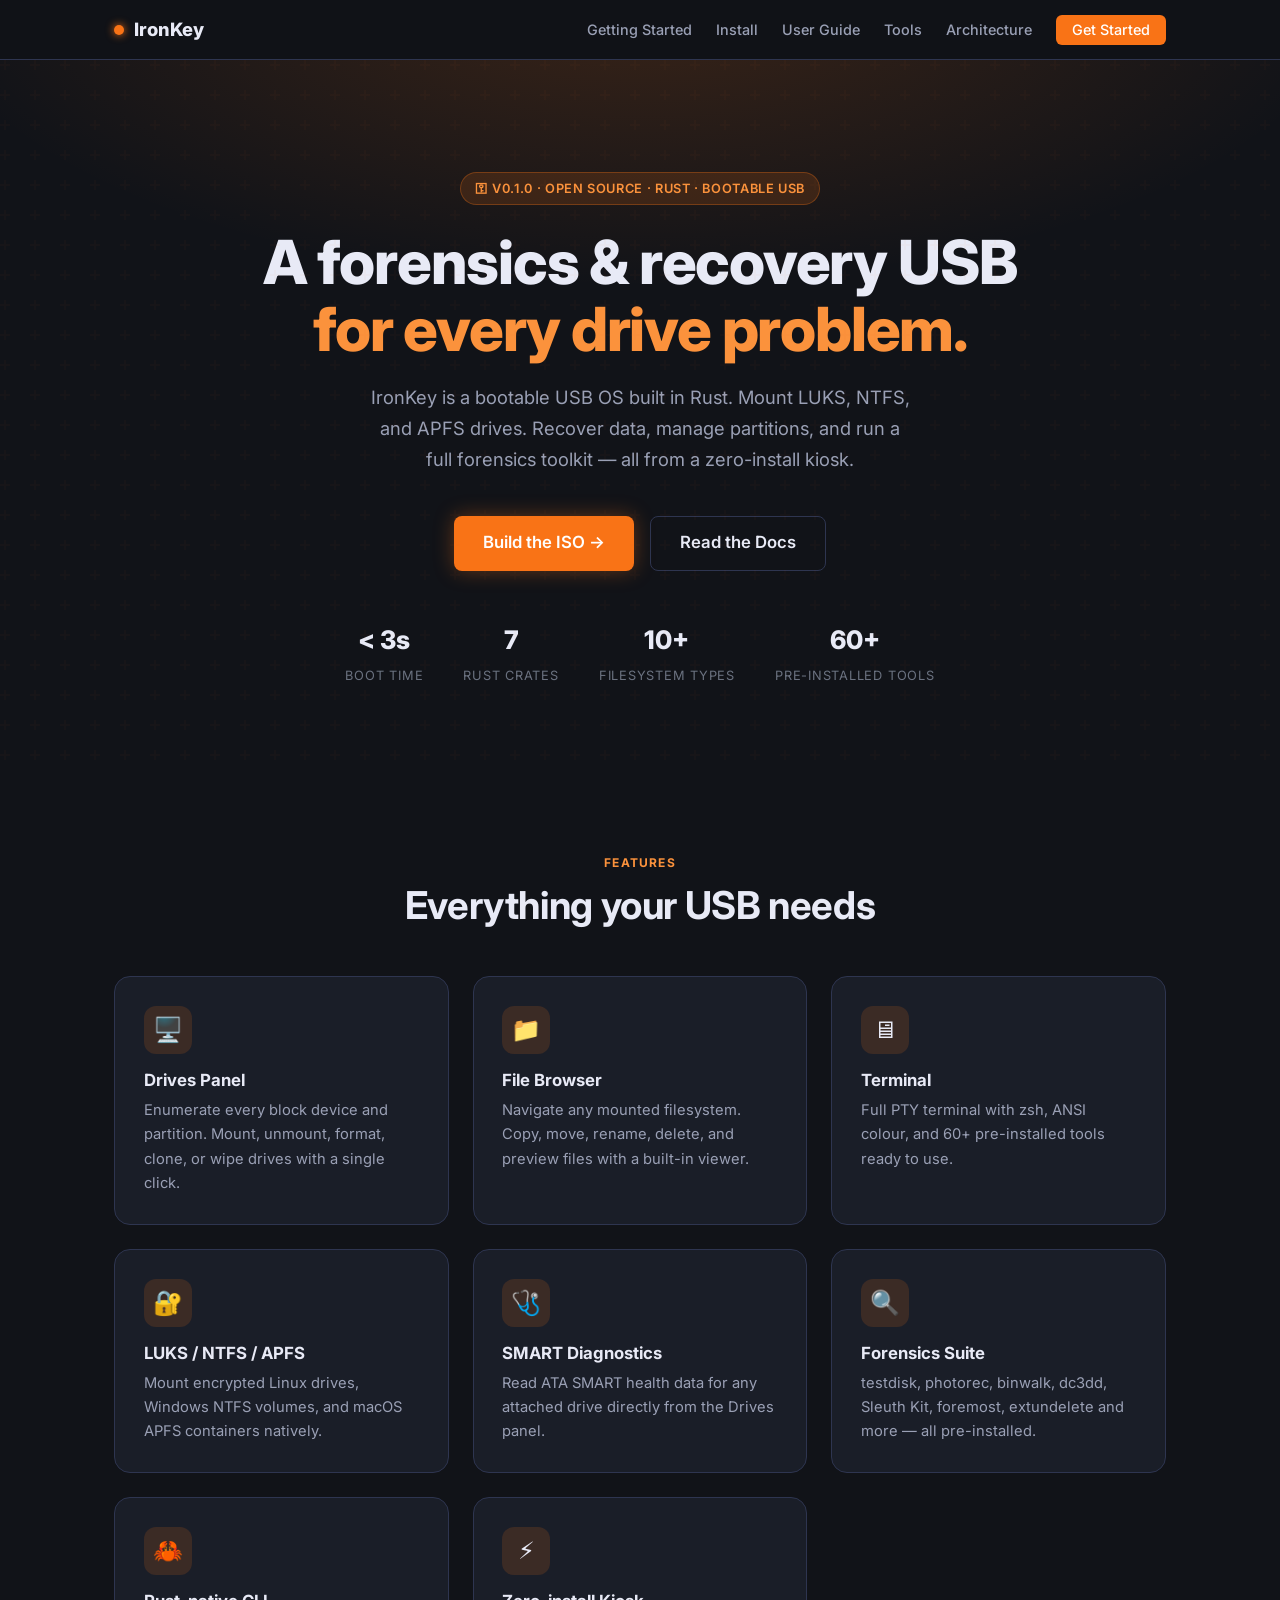
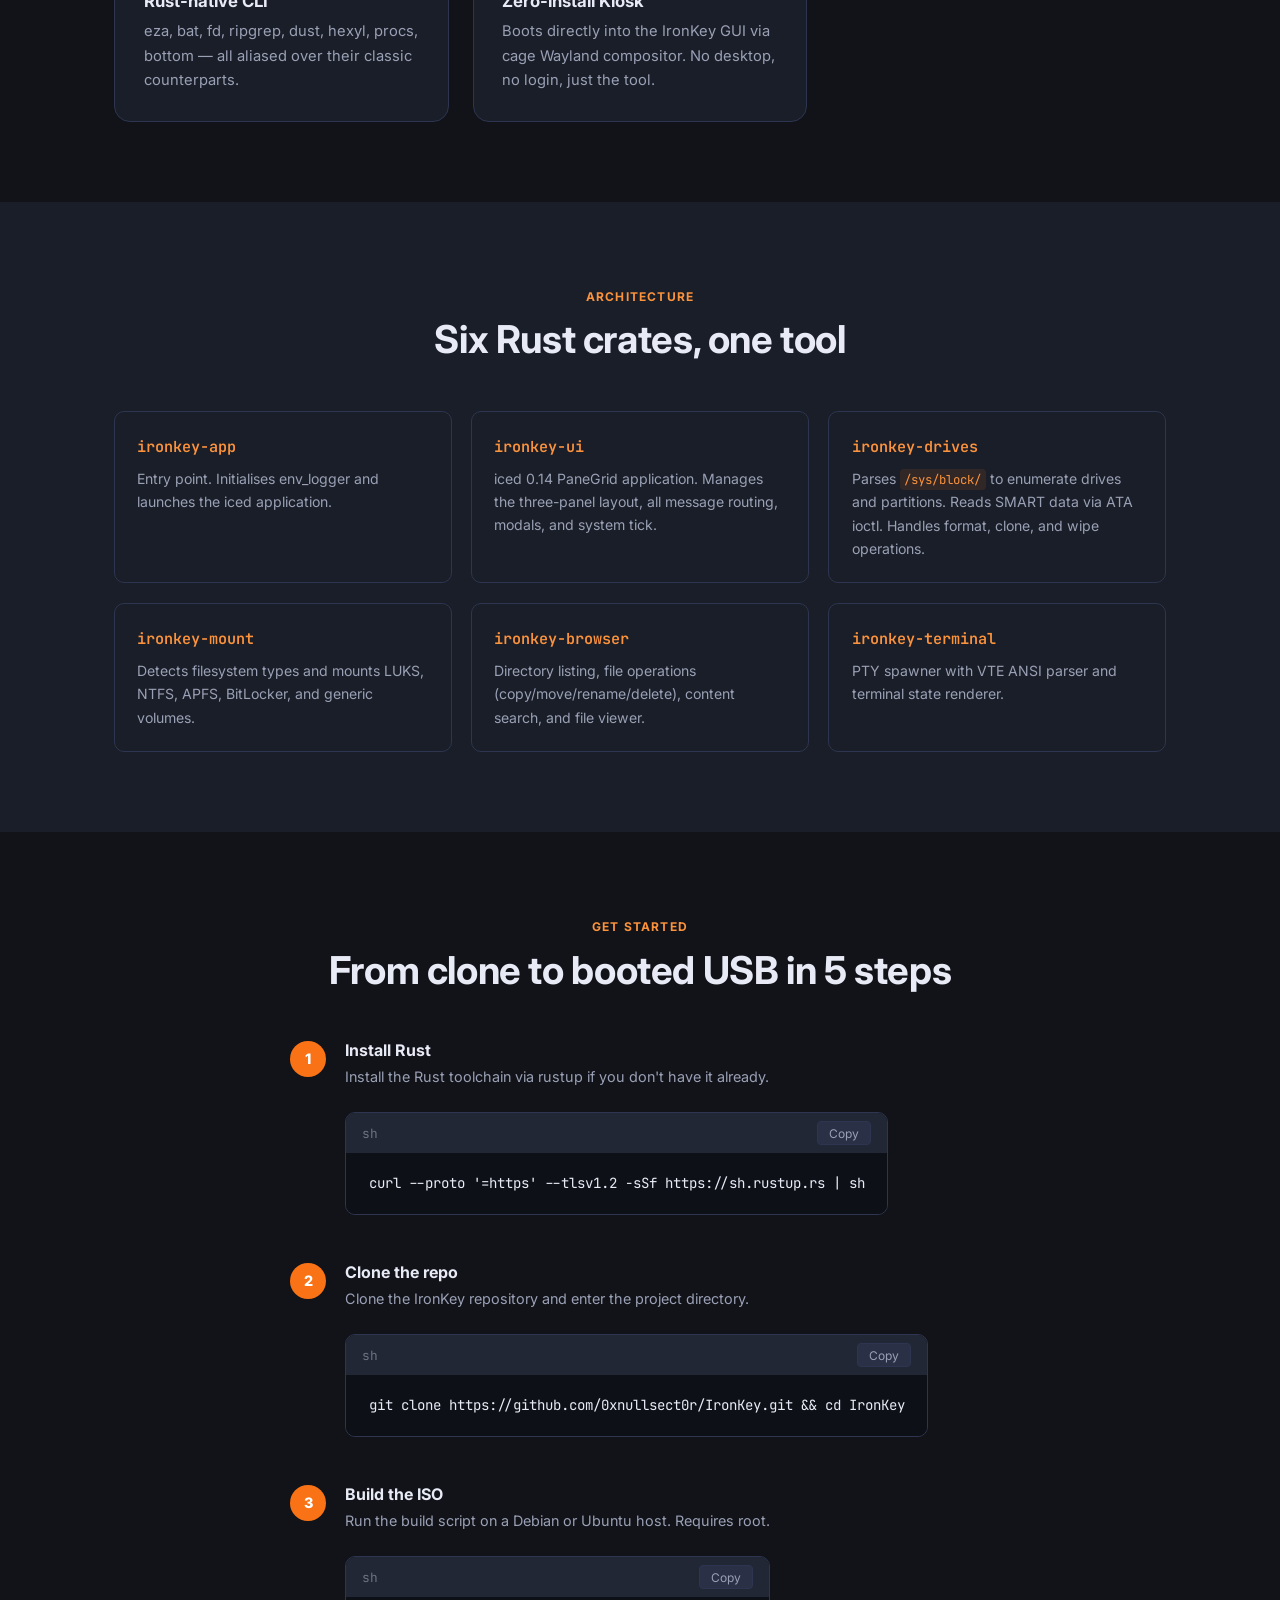
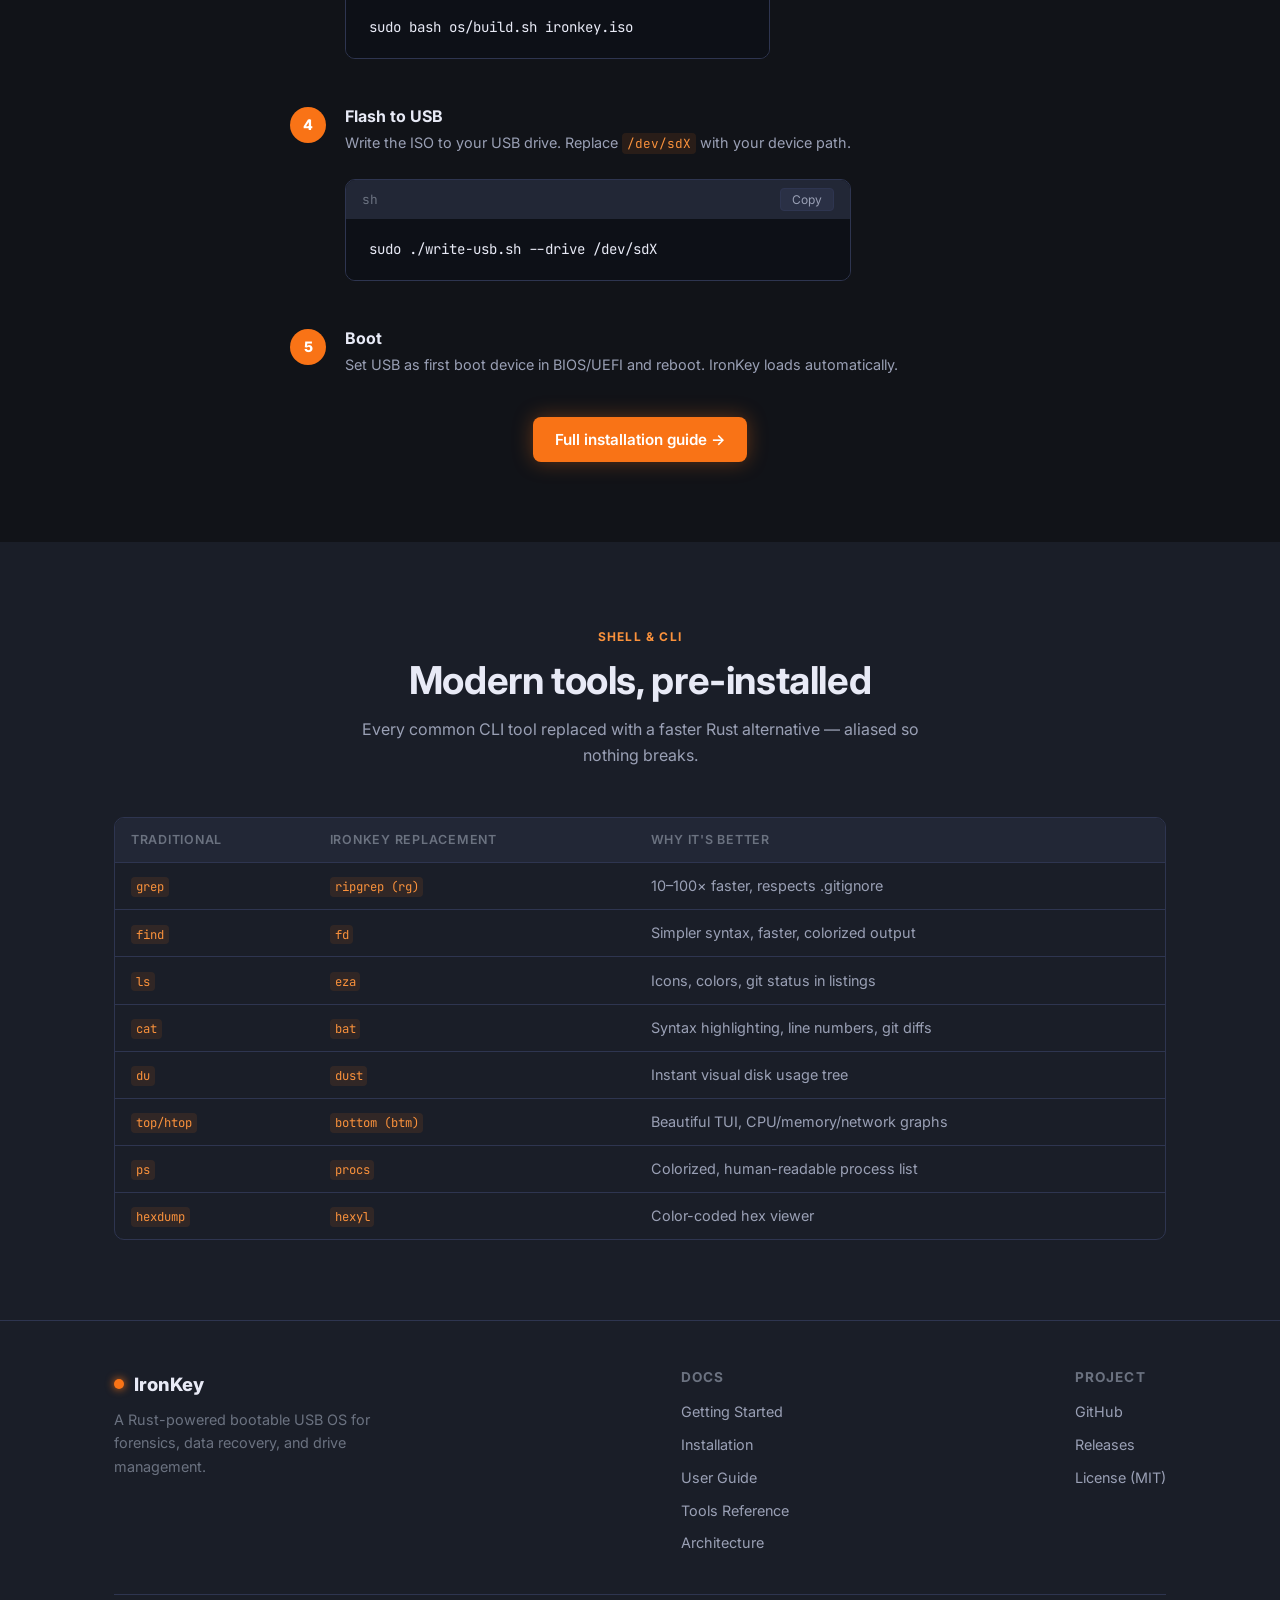
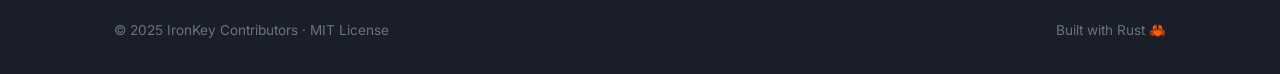
<file: docs/index.html>
<!DOCTYPE html>
<html lang="en">
<head>
  <meta charset="UTF-8" />
  <meta name="viewport" content="width=device-width, initial-scale=1.0" />
  <title>IronKey — A forensics &amp; recovery USB for every drive problem</title>
  <meta name="description" content="IronKey is a bootable USB OS built in Rust. Mount LUKS, NTFS, and APFS drives. Recover data, manage partitions, and run a full forensics toolkit — all from a zero-install kiosk." />
  <meta property="og:title" content="IronKey — Rust-powered bootable USB OS" />
  <meta property="og:description" content="Mount LUKS, NTFS, and APFS drives. Recover data, manage partitions, and run a full forensics toolkit — all from a zero-install kiosk." />
  <meta property="og:type" content="website" />
  <meta name="theme-color" content="#f97316" />
  <link rel="stylesheet" href="assets/css/style.css" />
</head>
<body>

<!-- ===== NAV ===== -->
<nav class="nav" role="navigation" aria-label="Main navigation">
  <div class="nav-inner">
    <a href="index.html" class="nav-logo">
      <span class="logo-dot"></span>
      IronKey
    </a>
    <button class="nav-toggle" id="navToggle" aria-label="Toggle menu" aria-expanded="false">☰</button>
    <ul class="nav-links" id="navLinks">
      <li><a href="getting-started/">Getting Started</a></li>
      <li><a href="install/">Install</a></li>
      <li><a href="user-guide/">User Guide</a></li>
      <li><a href="tools/">Tools</a></li>
      <li><a href="architecture/">Architecture</a></li>
      <li><a href="getting-started/" class="nav-cta">Get Started</a></li>
    </ul>
  </div>
</nav>

<!-- ===== HERO ===== -->
<section class="hero" aria-labelledby="hero-heading">
  <div class="container">
    <div class="hero-badge">⚿ v0.1.0 · Open Source · Rust · Bootable USB</div>
    <h1 id="hero-heading">
      A forensics &amp; recovery USB<br>
      <span>for every drive problem.</span>
    </h1>
    <p class="hero-sub">
      IronKey is a bootable USB OS built in Rust. Mount LUKS, NTFS, and APFS drives.
      Recover data, manage partitions, and run a full forensics toolkit —
      all from a zero-install kiosk.
    </p>
    <div class="hero-actions">
      <a href="install/" class="btn btn-primary btn-lg">Build the ISO →</a>
      <a href="getting-started/" class="btn btn-outline btn-lg">Read the Docs</a>
    </div>
    <div class="hero-stats">
      <div class="hero-stat">
        <span class="val">&lt; 3s</span>
        <span class="lbl">Boot time</span>
      </div>
      <div class="hero-stat">
        <span class="val">7</span>
        <span class="lbl">Rust crates</span>
      </div>
      <div class="hero-stat">
        <span class="val">10+</span>
        <span class="lbl">Filesystem types</span>
      </div>
      <div class="hero-stat">
        <span class="val">60+</span>
        <span class="lbl">Pre-installed tools</span>
      </div>
    </div>
  </div>
</section>

<!-- ===== FEATURES ===== -->
<section class="section" aria-labelledby="features-heading">
  <div class="container">
    <div class="section-heading">
      <span class="overline">Features</span>
      <h2 id="features-heading">Everything your USB needs</h2>
    </div>
    <div class="features-grid">
      <div class="feature-card">
        <div class="feature-icon">🖥️</div>
        <h3>Drives Panel</h3>
        <p>Enumerate every block device and partition. Mount, unmount, format, clone, or wipe drives with a single click.</p>
      </div>
      <div class="feature-card">
        <div class="feature-icon">📁</div>
        <h3>File Browser</h3>
        <p>Navigate any mounted filesystem. Copy, move, rename, delete, and preview files with a built-in viewer.</p>
      </div>
      <div class="feature-card">
        <div class="feature-icon">🖥</div>
        <h3>Terminal</h3>
        <p>Full PTY terminal with zsh, ANSI colour, and 60+ pre-installed tools ready to use.</p>
      </div>
      <div class="feature-card">
        <div class="feature-icon">🔐</div>
        <h3>LUKS / NTFS / APFS</h3>
        <p>Mount encrypted Linux drives, Windows NTFS volumes, and macOS APFS containers natively.</p>
      </div>
      <div class="feature-card">
        <div class="feature-icon">🩺</div>
        <h3>SMART Diagnostics</h3>
        <p>Read ATA SMART health data for any attached drive directly from the Drives panel.</p>
      </div>
      <div class="feature-card">
        <div class="feature-icon">🔍</div>
        <h3>Forensics Suite</h3>
        <p>testdisk, photorec, binwalk, dc3dd, Sleuth Kit, foremost, extundelete and more — all pre-installed.</p>
      </div>
      <div class="feature-card">
        <div class="feature-icon">🦀</div>
        <h3>Rust-native CLI</h3>
        <p>eza, bat, fd, ripgrep, dust, hexyl, procs, bottom — all aliased over their classic counterparts.</p>
      </div>
      <div class="feature-card">
        <div class="feature-icon">⚡</div>
        <h3>Zero-install Kiosk</h3>
        <p>Boots directly into the IronKey GUI via cage Wayland compositor. No desktop, no login, just the tool.</p>
      </div>
    </div>
  </div>
</section>

<!-- ===== ARCHITECTURE / CRATES ===== -->
<section class="section section-alt" aria-labelledby="arch-heading">
  <div class="container">
    <div class="section-heading">
      <span class="overline">Architecture</span>
      <h2 id="arch-heading">Six Rust crates, one tool</h2>
    </div>
    <div class="crate-grid">
      <div class="crate-card">
        <div class="crate-name">ironkey-app</div>
        <p>Entry point. Initialises env_logger and launches the iced application.</p>
      </div>
      <div class="crate-card">
        <div class="crate-name">ironkey-ui</div>
        <p>iced 0.14 PaneGrid application. Manages the three-panel layout, all message routing, modals, and system tick.</p>
      </div>
      <div class="crate-card">
        <div class="crate-name">ironkey-drives</div>
        <p>Parses <code>/sys/block/</code> to enumerate drives and partitions. Reads SMART data via ATA ioctl. Handles format, clone, and wipe operations.</p>
      </div>
      <div class="crate-card">
        <div class="crate-name">ironkey-mount</div>
        <p>Detects filesystem types and mounts LUKS, NTFS, APFS, BitLocker, and generic volumes.</p>
      </div>
      <div class="crate-card">
        <div class="crate-name">ironkey-browser</div>
        <p>Directory listing, file operations (copy/move/rename/delete), content search, and file viewer.</p>
      </div>
      <div class="crate-card">
        <div class="crate-name">ironkey-terminal</div>
        <p>PTY spawner with VTE ANSI parser and terminal state renderer.</p>
      </div>
    </div>
  </div>
</section>

<!-- ===== GET STARTED / STEPS ===== -->
<section class="section" aria-labelledby="started-heading">
  <div class="container">
    <div class="section-heading">
      <span class="overline">Get Started</span>
      <h2 id="started-heading">From clone to booted USB in 5 steps</h2>
    </div>
    <div class="steps">
      <div class="step">
        <div class="step-num">1</div>
        <div class="step-body">
          <h3>Install Rust</h3>
          <p>Install the Rust toolchain via rustup if you don't have it already.</p>
          <div class="code-block">
            <div class="code-header">
              <span class="code-lang">sh</span>
              <button class="copy-btn">Copy</button>
            </div>
            <pre><code>curl --proto '=https' --tlsv1.2 -sSf https://sh.rustup.rs | sh</code></pre>
          </div>
        </div>
      </div>
      <div class="step">
        <div class="step-num">2</div>
        <div class="step-body">
          <h3>Clone the repo</h3>
          <p>Clone the IronKey repository and enter the project directory.</p>
          <div class="code-block">
            <div class="code-header">
              <span class="code-lang">sh</span>
              <button class="copy-btn">Copy</button>
            </div>
            <pre><code>git clone https://github.com/0xnullsect0r/IronKey.git &amp;&amp; cd IronKey</code></pre>
          </div>
        </div>
      </div>
      <div class="step">
        <div class="step-num">3</div>
        <div class="step-body">
          <h3>Build the ISO</h3>
          <p>Run the build script on a Debian or Ubuntu host. Requires root.</p>
          <div class="code-block">
            <div class="code-header">
              <span class="code-lang">sh</span>
              <button class="copy-btn">Copy</button>
            </div>
            <pre><code>sudo bash os/build.sh ironkey.iso</code></pre>
          </div>
        </div>
      </div>
      <div class="step">
        <div class="step-num">4</div>
        <div class="step-body">
          <h3>Flash to USB</h3>
          <p>Write the ISO to your USB drive. Replace <code>/dev/sdX</code> with your device path.</p>
          <div class="code-block">
            <div class="code-header">
              <span class="code-lang">sh</span>
              <button class="copy-btn">Copy</button>
            </div>
            <pre><code>sudo ./write-usb.sh --drive /dev/sdX</code></pre>
          </div>
        </div>
      </div>
      <div class="step">
        <div class="step-num">5</div>
        <div class="step-body">
          <h3>Boot</h3>
          <p>Set USB as first boot device in BIOS/UEFI and reboot. IronKey loads automatically.</p>
        </div>
      </div>
    </div>
    <div style="text-align:center; margin-top:2.5rem;">
      <a href="install/" class="btn btn-primary">Full installation guide →</a>
    </div>
  </div>
</section>

<!-- ===== TOOLS TABLE ===== -->
<section class="section section-alt" aria-labelledby="tools-heading">
  <div class="container">
    <div class="section-heading">
      <span class="overline">Shell &amp; CLI</span>
      <h2 id="tools-heading">Modern tools, pre-installed</h2>
      <p>Every common CLI tool replaced with a faster Rust alternative — aliased so nothing breaks.</p>
    </div>
    <div class="table-wrap">
      <table>
        <thead>
          <tr>
            <th>Traditional</th>
            <th>IronKey Replacement</th>
            <th>Why it's better</th>
          </tr>
        </thead>
        <tbody>
          <tr>
            <td><code>grep</code></td>
            <td><code>ripgrep (rg)</code></td>
            <td>10–100× faster, respects .gitignore</td>
          </tr>
          <tr>
            <td><code>find</code></td>
            <td><code>fd</code></td>
            <td>Simpler syntax, faster, colorized output</td>
          </tr>
          <tr>
            <td><code>ls</code></td>
            <td><code>eza</code></td>
            <td>Icons, colors, git status in listings</td>
          </tr>
          <tr>
            <td><code>cat</code></td>
            <td><code>bat</code></td>
            <td>Syntax highlighting, line numbers, git diffs</td>
          </tr>
          <tr>
            <td><code>du</code></td>
            <td><code>dust</code></td>
            <td>Instant visual disk usage tree</td>
          </tr>
          <tr>
            <td><code>top/htop</code></td>
            <td><code>bottom (btm)</code></td>
            <td>Beautiful TUI, CPU/memory/network graphs</td>
          </tr>
          <tr>
            <td><code>ps</code></td>
            <td><code>procs</code></td>
            <td>Colorized, human-readable process list</td>
          </tr>
          <tr>
            <td><code>hexdump</code></td>
            <td><code>hexyl</code></td>
            <td>Color-coded hex viewer</td>
          </tr>
        </tbody>
      </table>
    </div>
  </div>
</section>

<!-- ===== FOOTER ===== -->
<footer class="footer">
  <div class="container">
    <div class="footer-inner">
      <div class="footer-brand">
        <a href="index.html" class="nav-logo" style="margin-bottom:.5rem;">
          <span class="logo-dot"></span>
          IronKey
        </a>
        <p>A Rust-powered bootable USB OS for forensics, data recovery, and drive management.</p>
      </div>
      <div class="footer-links">
        <h4>Docs</h4>
        <ul>
          <li><a href="getting-started/">Getting Started</a></li>
          <li><a href="install/">Installation</a></li>
          <li><a href="user-guide/">User Guide</a></li>
          <li><a href="tools/">Tools Reference</a></li>
          <li><a href="architecture/">Architecture</a></li>
        </ul>
      </div>
      <div class="footer-links">
        <h4>Project</h4>
        <ul>
          <li><a href="https://github.com/0xnullsect0r/IronKey" target="_blank" rel="noopener">GitHub</a></li>
          <li><a href="https://github.com/0xnullsect0r/IronKey/releases" target="_blank" rel="noopener">Releases</a></li>
          <li><a href="https://github.com/0xnullsect0r/IronKey/blob/main/LICENSE" target="_blank" rel="noopener">License (MIT)</a></li>
        </ul>
      </div>
    </div>
    <div class="footer-bottom">
      <p>© 2025 IronKey Contributors · MIT License</p>
      <p>Built with Rust 🦀</p>
    </div>
  </div>
</footer>

<script src="assets/js/main.js"></script>
</body>
</html>
</file>
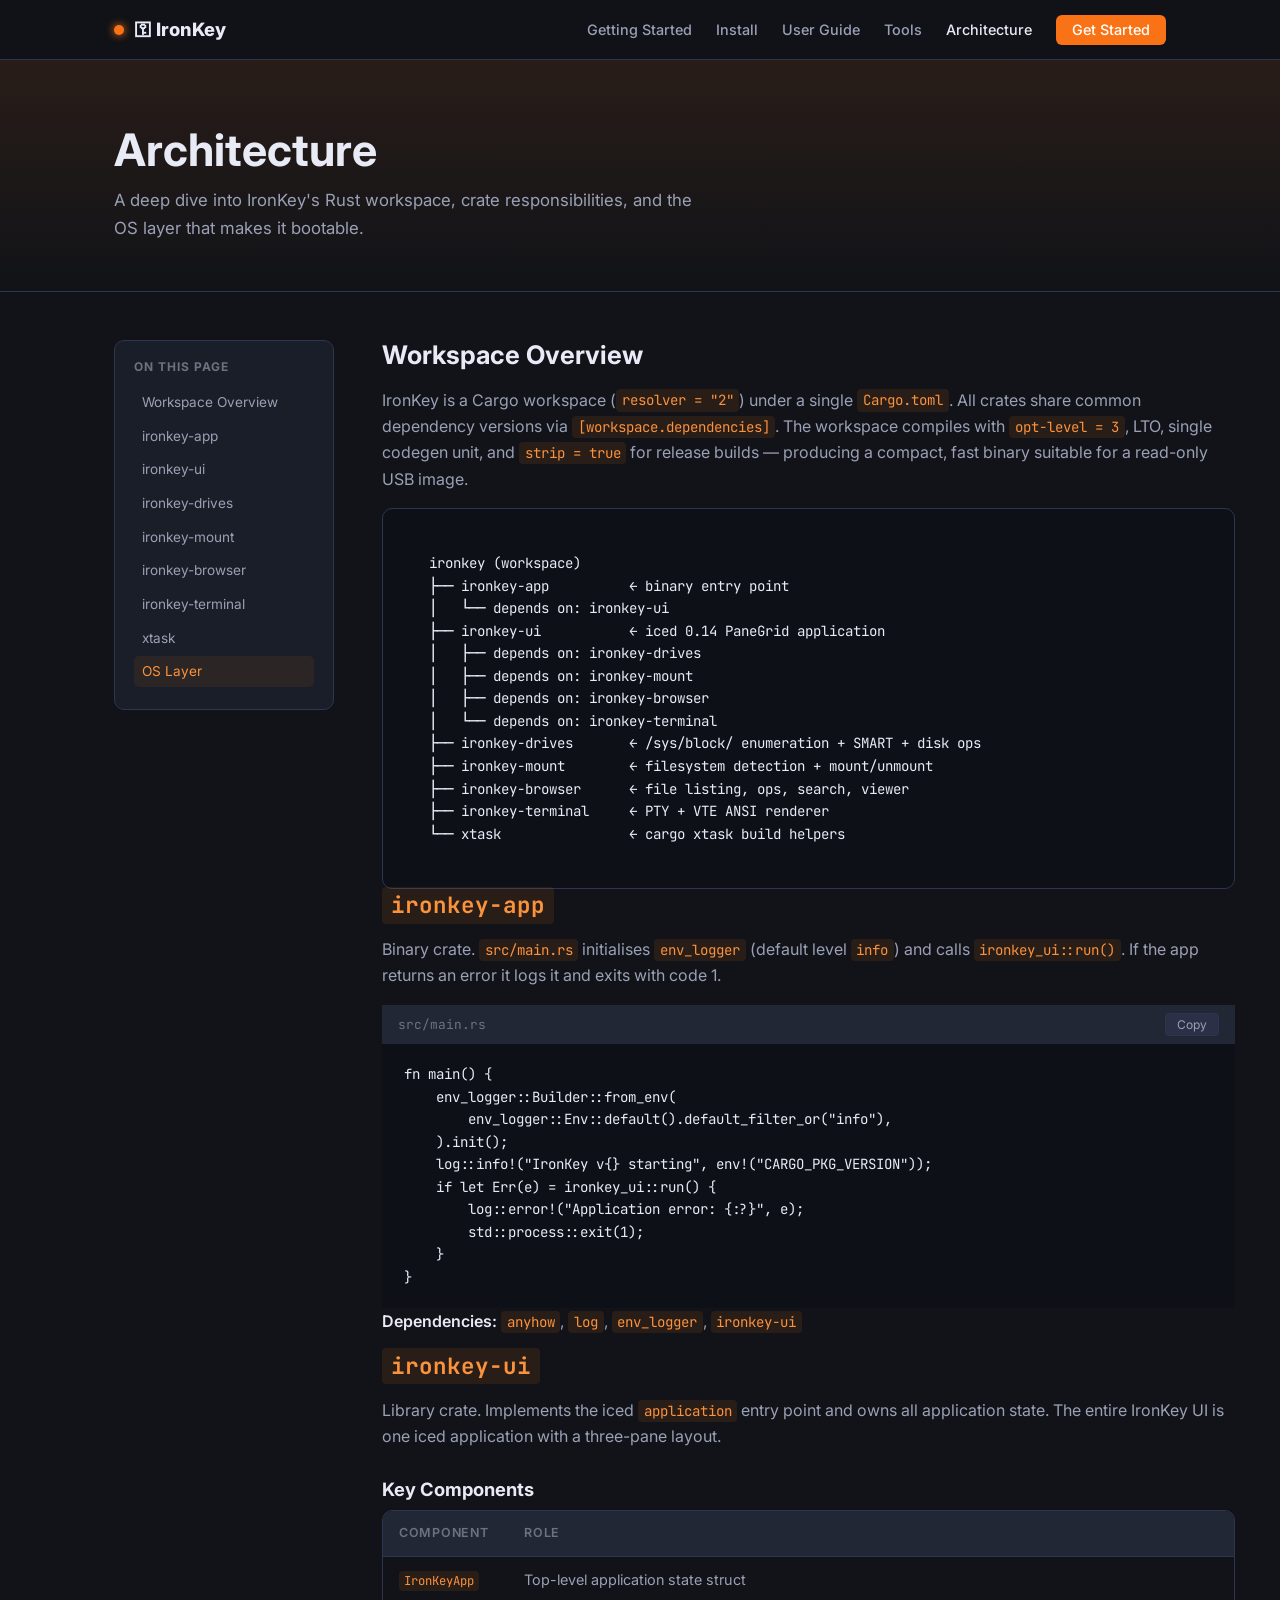
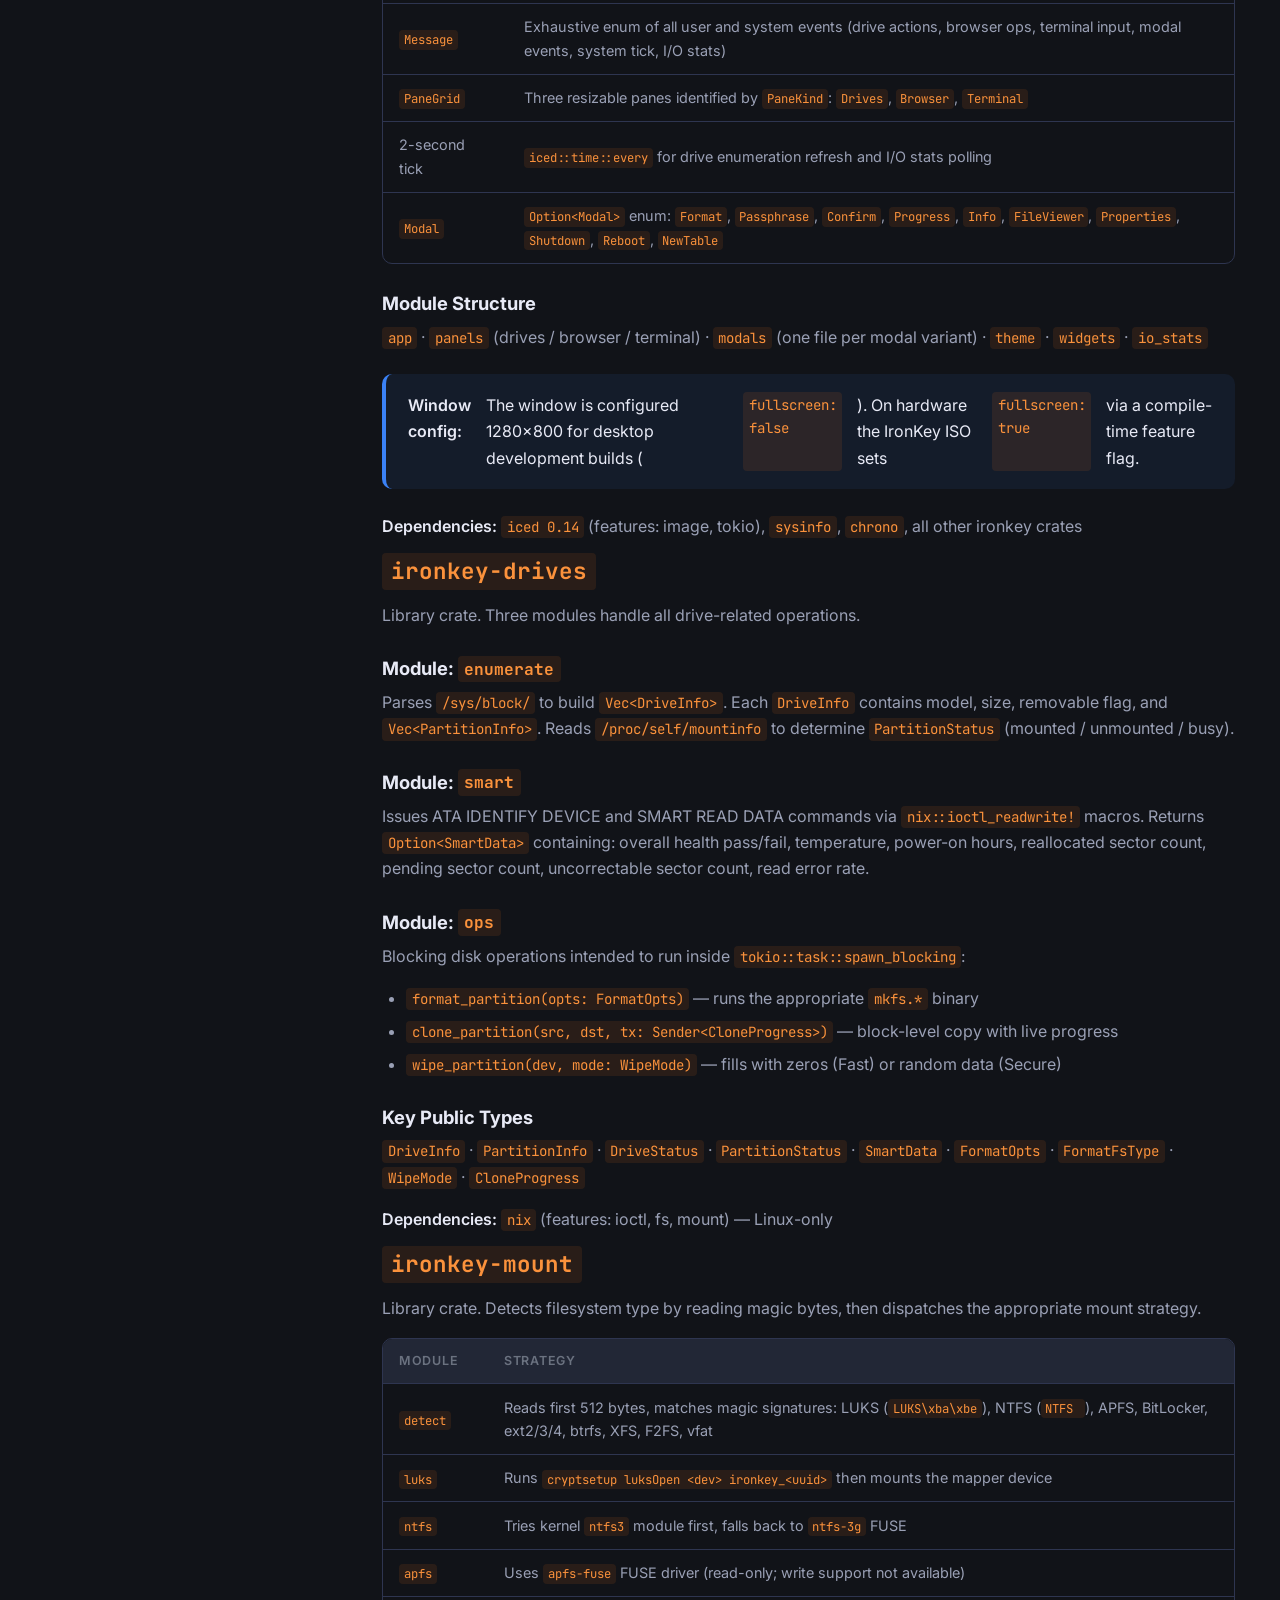
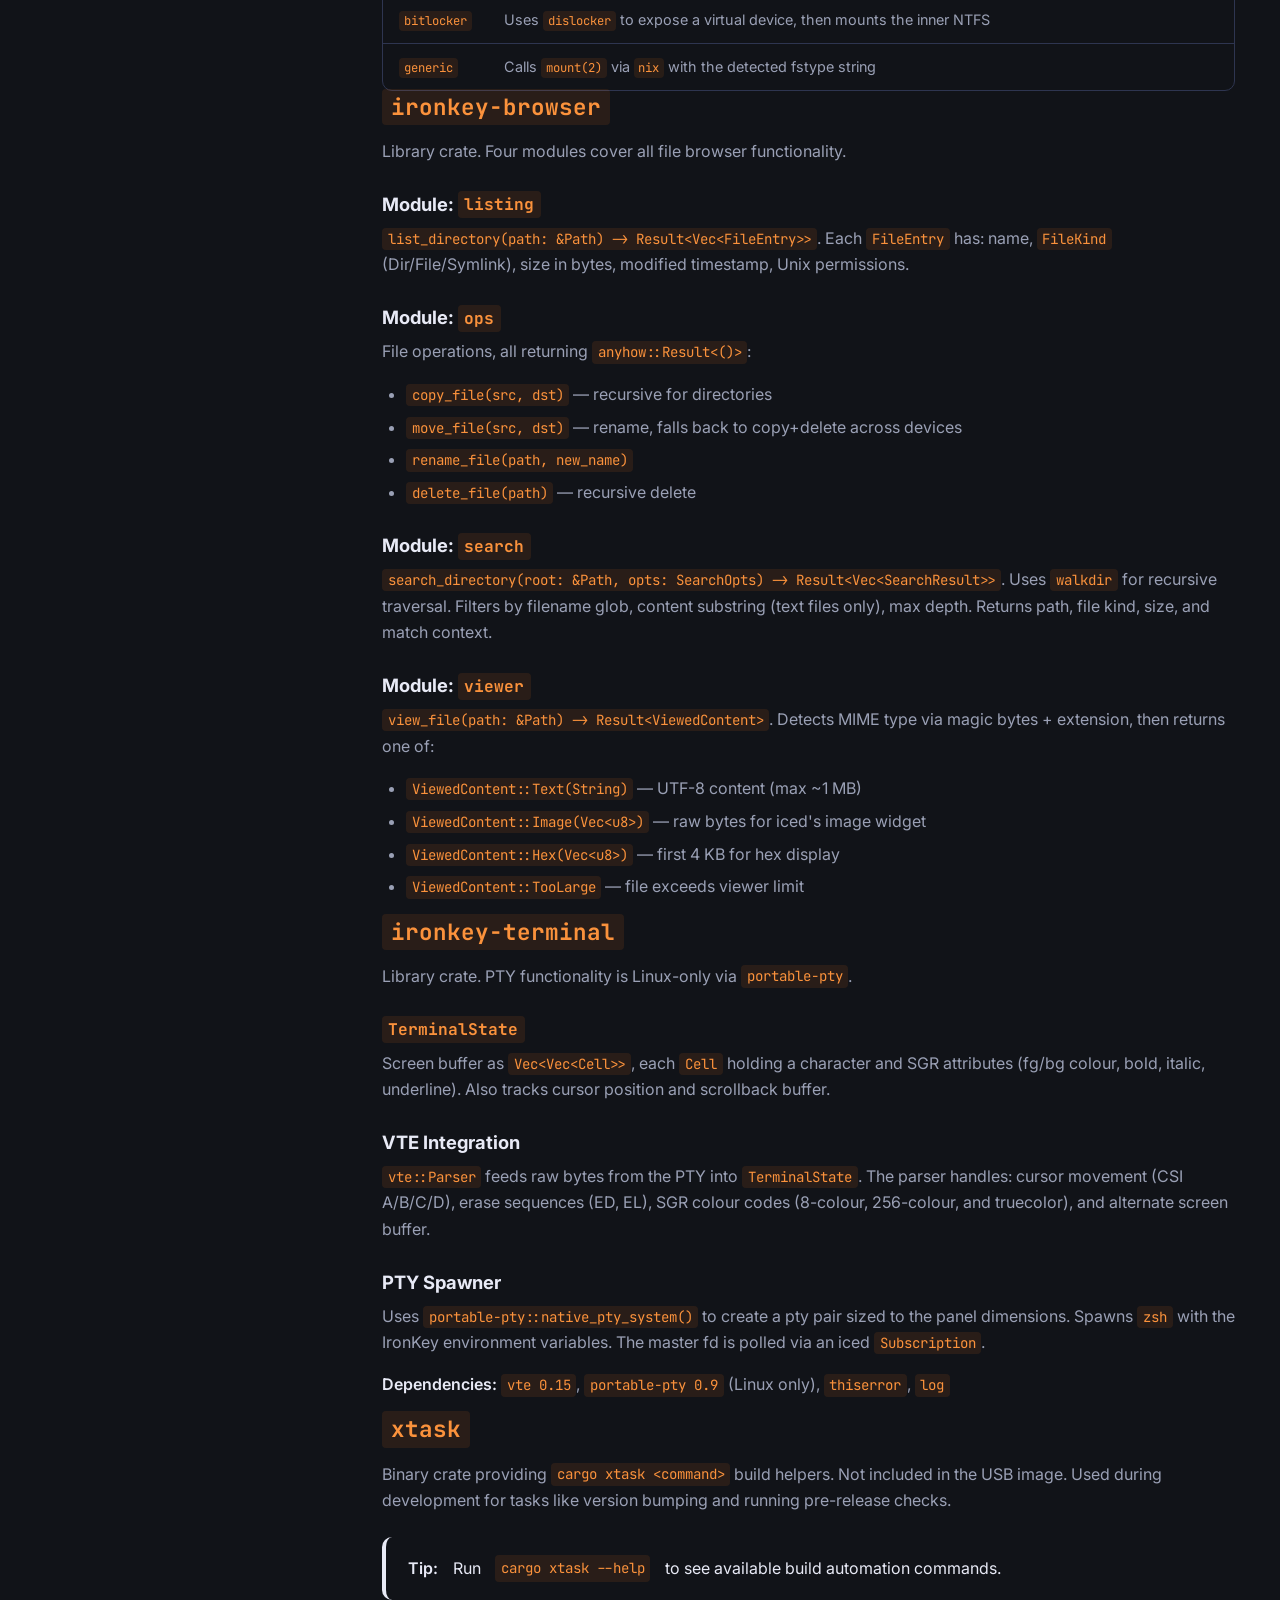
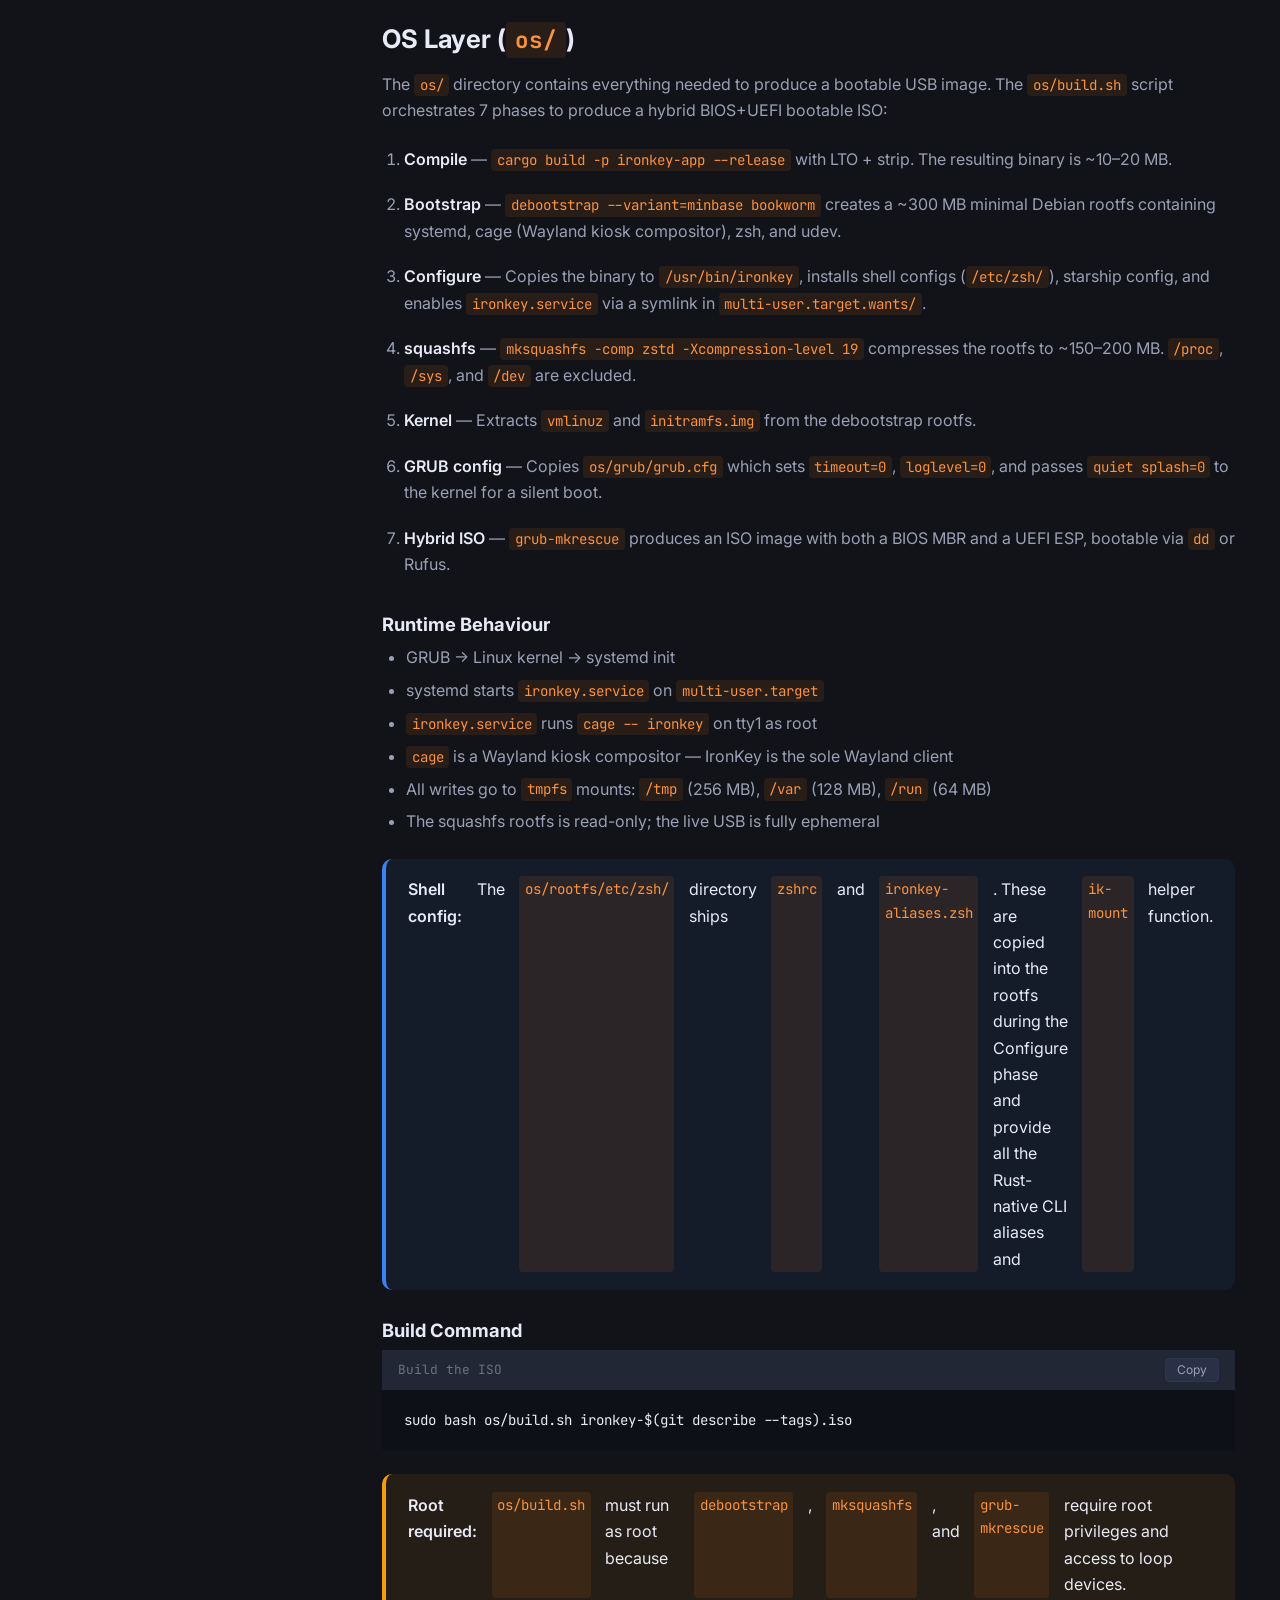
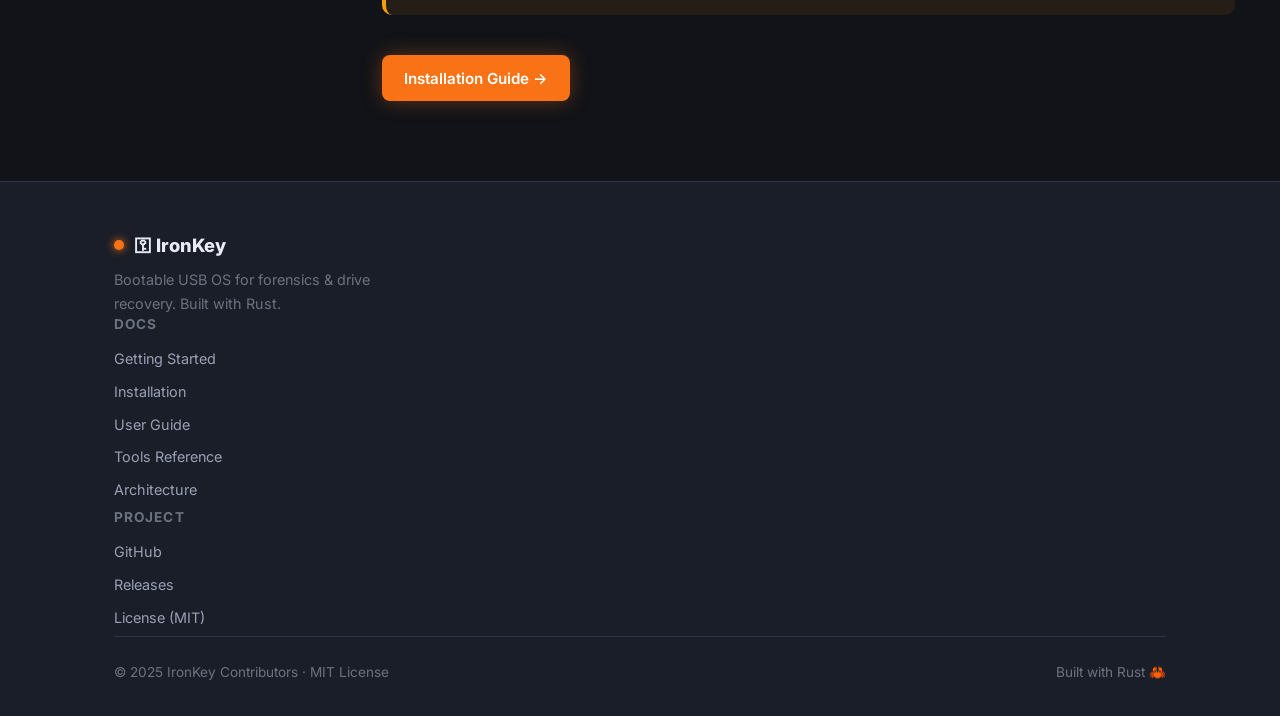
<file: docs/architecture/index.html>
<!DOCTYPE html>
<html lang="en">
<head>
  <meta charset="UTF-8" />
  <meta name="viewport" content="width=device-width, initial-scale=1.0" />
  <title>Architecture — IronKey</title>
  <meta name="description" content="A deep dive into IronKey's Rust workspace, crate responsibilities, and the OS layer that makes it bootable." />
  <link rel="stylesheet" href="../assets/css/style.css" />
</head>
<body>

  <!-- Nav -->
  <nav class="nav">
    <div class="nav-inner">
      <a href="../index.html" class="nav-logo">
        <span class="logo-dot"></span>
        ⚿ IronKey
      </a>
      <button class="nav-toggle" id="navToggle" aria-label="Toggle navigation" aria-expanded="false">☰</button>
      <ul class="nav-links" id="navLinks">
        <li><a href="../getting-started/">Getting Started</a></li>
        <li><a href="../install/">Install</a></li>
        <li><a href="../user-guide/">User Guide</a></li>
        <li><a href="../tools/">Tools</a></li>
        <li><a href="../architecture/" class="active">Architecture</a></li>
        <li><a href="../getting-started/" class="nav-cta">Get Started</a></li>
      </ul>
    </div>
  </nav>

  <!-- Page Hero -->
  <section class="page-hero">
    <div class="container">
      <h1>Architecture</h1>
      <p>A deep dive into IronKey's Rust workspace, crate responsibilities, and the OS layer that makes it bootable.</p>
    </div>
  </section>

  <!-- Doc Layout -->
  <div class="container">
    <div class="doc-layout">

      <!-- TOC Sidebar -->
      <aside class="toc">
        <h4>On this page</h4>
        <ul>
          <li><a href="#workspace">Workspace Overview</a></li>
          <li><a href="#crate-app">ironkey-app</a></li>
          <li><a href="#crate-ui">ironkey-ui</a></li>
          <li><a href="#crate-drives">ironkey-drives</a></li>
          <li><a href="#crate-mount">ironkey-mount</a></li>
          <li><a href="#crate-browser">ironkey-browser</a></li>
          <li><a href="#crate-terminal">ironkey-terminal</a></li>
          <li><a href="#crate-xtask">xtask</a></li>
          <li><a href="#os-layer">OS Layer</a></li>
        </ul>
      </aside>

      <!-- Main content -->
      <article class="doc-content">

        <!-- Workspace Overview -->
        <section id="workspace">
          <h2>Workspace Overview</h2>
          <p>
            IronKey is a Cargo workspace (<code>resolver = "2"</code>) under a single <code>Cargo.toml</code>.
            All crates share common dependency versions via <code>[workspace.dependencies]</code>.
            The workspace compiles with <code>opt-level = 3</code>, LTO, single codegen unit, and
            <code>strip = true</code> for release builds — producing a compact, fast binary suitable
            for a read-only USB image.
          </p>

          <div class="panel-diagram">
<pre>ironkey (workspace)
├── ironkey-app          ← binary entry point
│   └── depends on: ironkey-ui
├── ironkey-ui           ← iced 0.14 PaneGrid application
│   ├── depends on: ironkey-drives
│   ├── depends on: ironkey-mount
│   ├── depends on: ironkey-browser
│   └── depends on: ironkey-terminal
├── ironkey-drives       ← /sys/block/ enumeration + SMART + disk ops
├── ironkey-mount        ← filesystem detection + mount/unmount
├── ironkey-browser      ← file listing, ops, search, viewer
├── ironkey-terminal     ← PTY + VTE ANSI renderer
└── xtask                ← cargo xtask build helpers</pre>
          </div>
        </section>

        <!-- ironkey-app -->
        <section id="crate-app">
          <h2><code>ironkey-app</code></h2>
          <p>
            Binary crate. <code>src/main.rs</code> initialises <code>env_logger</code> (default level
            <code>info</code>) and calls <code>ironkey_ui::run()</code>. If the app returns an error it logs
            it and exits with code 1.
          </p>

          <div class="code-header">
            <span>src/main.rs</span>
            <button class="copy-btn" aria-label="Copy code">Copy</button>
          </div>
          <pre><code>fn main() {
    env_logger::Builder::from_env(
        env_logger::Env::default().default_filter_or("info"),
    ).init();
    log::info!("IronKey v{} starting", env!("CARGO_PKG_VERSION"));
    if let Err(e) = ironkey_ui::run() {
        log::error!("Application error: {:?}", e);
        std::process::exit(1);
    }
}</code></pre>

          <p><strong>Dependencies:</strong> <code>anyhow</code>, <code>log</code>, <code>env_logger</code>, <code>ironkey-ui</code></p>
        </section>

        <!-- ironkey-ui -->
        <section id="crate-ui">
          <h2><code>ironkey-ui</code></h2>
          <p>
            Library crate. Implements the iced <code>application</code> entry point and owns all
            application state. The entire IronKey UI is one iced application with a three-pane layout.
          </p>

          <h3>Key Components</h3>
          <div class="table-wrap">
            <table>
              <thead><tr><th>Component</th><th>Role</th></tr></thead>
              <tbody>
                <tr><td><code>IronKeyApp</code></td><td>Top-level application state struct</td></tr>
                <tr><td><code>Message</code></td><td>Exhaustive enum of all user and system events (drive actions, browser ops, terminal input, modal events, system tick, I/O stats)</td></tr>
                <tr><td><code>PaneGrid</code></td><td>Three resizable panes identified by <code>PaneKind</code>: <code>Drives</code>, <code>Browser</code>, <code>Terminal</code></td></tr>
                <tr><td>2-second tick</td><td><code>iced::time::every</code> for drive enumeration refresh and I/O stats polling</td></tr>
                <tr><td><code>Modal</code></td><td><code>Option&lt;Modal&gt;</code> enum: <code>Format</code>, <code>Passphrase</code>, <code>Confirm</code>, <code>Progress</code>, <code>Info</code>, <code>FileViewer</code>, <code>Properties</code>, <code>Shutdown</code>, <code>Reboot</code>, <code>NewTable</code></td></tr>
              </tbody>
            </table>
          </div>

          <h3>Module Structure</h3>
          <p>
            <code>app</code> · <code>panels</code> (drives / browser / terminal) · <code>modals</code>
            (one file per modal variant) · <code>theme</code> · <code>widgets</code> · <code>io_stats</code>
          </p>

          <div class="callout callout-info">
            <strong>Window config:</strong> The window is configured 1280×800 for desktop development builds
            (<code>fullscreen: false</code>). On hardware the IronKey ISO sets <code>fullscreen: true</code>
            via a compile-time feature flag.
          </div>

          <p><strong>Dependencies:</strong> <code>iced 0.14</code> (features: image, tokio), <code>sysinfo</code>, <code>chrono</code>, all other ironkey crates</p>
        </section>

        <!-- ironkey-drives -->
        <section id="crate-drives">
          <h2><code>ironkey-drives</code></h2>
          <p>Library crate. Three modules handle all drive-related operations.</p>

          <h3>Module: <code>enumerate</code></h3>
          <p>
            Parses <code>/sys/block/</code> to build <code>Vec&lt;DriveInfo&gt;</code>. Each
            <code>DriveInfo</code> contains model, size, removable flag, and
            <code>Vec&lt;PartitionInfo&gt;</code>. Reads <code>/proc/self/mountinfo</code> to determine
            <code>PartitionStatus</code> (mounted / unmounted / busy).
          </p>

          <h3>Module: <code>smart</code></h3>
          <p>
            Issues ATA IDENTIFY DEVICE and SMART READ DATA commands via <code>nix::ioctl_readwrite!</code>
            macros. Returns <code>Option&lt;SmartData&gt;</code> containing: overall health pass/fail,
            temperature, power-on hours, reallocated sector count, pending sector count, uncorrectable sector
            count, read error rate.
          </p>

          <h3>Module: <code>ops</code></h3>
          <p>Blocking disk operations intended to run inside <code>tokio::task::spawn_blocking</code>:</p>
          <ul>
            <li><code>format_partition(opts: FormatOpts)</code> — runs the appropriate <code>mkfs.*</code> binary</li>
            <li><code>clone_partition(src, dst, tx: Sender&lt;CloneProgress&gt;)</code> — block-level copy with live progress</li>
            <li><code>wipe_partition(dev, mode: WipeMode)</code> — fills with zeros (Fast) or random data (Secure)</li>
          </ul>

          <h3>Key Public Types</h3>
          <p>
            <code>DriveInfo</code> · <code>PartitionInfo</code> · <code>DriveStatus</code> ·
            <code>PartitionStatus</code> · <code>SmartData</code> · <code>FormatOpts</code> ·
            <code>FormatFsType</code> · <code>WipeMode</code> · <code>CloneProgress</code>
          </p>

          <p><strong>Dependencies:</strong> <code>nix</code> (features: ioctl, fs, mount) — Linux-only</p>
        </section>

        <!-- ironkey-mount -->
        <section id="crate-mount">
          <h2><code>ironkey-mount</code></h2>
          <p>
            Library crate. Detects filesystem type by reading magic bytes, then dispatches the appropriate
            mount strategy.
          </p>

          <div class="table-wrap">
            <table>
              <thead><tr><th>Module</th><th>Strategy</th></tr></thead>
              <tbody>
                <tr>
                  <td><code>detect</code></td>
                  <td>Reads first 512 bytes, matches magic signatures: LUKS (<code>LUKS\xba\xbe</code>), NTFS (<code>NTFS    </code>), APFS, BitLocker, ext2/3/4, btrfs, XFS, F2FS, vfat</td>
                </tr>
                <tr>
                  <td><code>luks</code></td>
                  <td>Runs <code>cryptsetup luksOpen &lt;dev&gt; ironkey_&lt;uuid&gt;</code> then mounts the mapper device</td>
                </tr>
                <tr>
                  <td><code>ntfs</code></td>
                  <td>Tries kernel <code>ntfs3</code> module first, falls back to <code>ntfs-3g</code> FUSE</td>
                </tr>
                <tr>
                  <td><code>apfs</code></td>
                  <td>Uses <code>apfs-fuse</code> FUSE driver (read-only; write support not available)</td>
                </tr>
                <tr>
                  <td><code>bitlocker</code></td>
                  <td>Uses <code>dislocker</code> to expose a virtual device, then mounts the inner NTFS</td>
                </tr>
                <tr>
                  <td><code>generic</code></td>
                  <td>Calls <code>mount(2)</code> via <code>nix</code> with the detected fstype string</td>
                </tr>
              </tbody>
            </table>
          </div>
        </section>

        <!-- ironkey-browser -->
        <section id="crate-browser">
          <h2><code>ironkey-browser</code></h2>
          <p>Library crate. Four modules cover all file browser functionality.</p>

          <h3>Module: <code>listing</code></h3>
          <p>
            <code>list_directory(path: &amp;Path) -&gt; Result&lt;Vec&lt;FileEntry&gt;&gt;</code>. Each
            <code>FileEntry</code> has: name, <code>FileKind</code> (Dir/File/Symlink), size in bytes,
            modified timestamp, Unix permissions.
          </p>

          <h3>Module: <code>ops</code></h3>
          <p>File operations, all returning <code>anyhow::Result&lt;()&gt;</code>:</p>
          <ul>
            <li><code>copy_file(src, dst)</code> — recursive for directories</li>
            <li><code>move_file(src, dst)</code> — rename, falls back to copy+delete across devices</li>
            <li><code>rename_file(path, new_name)</code></li>
            <li><code>delete_file(path)</code> — recursive delete</li>
          </ul>

          <h3>Module: <code>search</code></h3>
          <p>
            <code>search_directory(root: &amp;Path, opts: SearchOpts) -&gt; Result&lt;Vec&lt;SearchResult&gt;&gt;</code>.
            Uses <code>walkdir</code> for recursive traversal. Filters by filename glob, content substring
            (text files only), max depth. Returns path, file kind, size, and match context.
          </p>

          <h3>Module: <code>viewer</code></h3>
          <p>
            <code>view_file(path: &amp;Path) -&gt; Result&lt;ViewedContent&gt;</code>. Detects MIME type via
            magic bytes + extension, then returns one of:
          </p>
          <ul>
            <li><code>ViewedContent::Text(String)</code> — UTF-8 content (max ~1 MB)</li>
            <li><code>ViewedContent::Image(Vec&lt;u8&gt;)</code> — raw bytes for iced's image widget</li>
            <li><code>ViewedContent::Hex(Vec&lt;u8&gt;)</code> — first 4 KB for hex display</li>
            <li><code>ViewedContent::TooLarge</code> — file exceeds viewer limit</li>
          </ul>
        </section>

        <!-- ironkey-terminal -->
        <section id="crate-terminal">
          <h2><code>ironkey-terminal</code></h2>
          <p>Library crate. PTY functionality is Linux-only via <code>portable-pty</code>.</p>

          <h3><code>TerminalState</code></h3>
          <p>
            Screen buffer as <code>Vec&lt;Vec&lt;Cell&gt;&gt;</code>, each <code>Cell</code> holding a
            character and SGR attributes (fg/bg colour, bold, italic, underline). Also tracks cursor
            position and scrollback buffer.
          </p>

          <h3>VTE Integration</h3>
          <p>
            <code>vte::Parser</code> feeds raw bytes from the PTY into <code>TerminalState</code>. The
            parser handles: cursor movement (CSI A/B/C/D), erase sequences (ED, EL), SGR colour codes
            (8-colour, 256-colour, and truecolor), and alternate screen buffer.
          </p>

          <h3>PTY Spawner</h3>
          <p>
            Uses <code>portable-pty::native_pty_system()</code> to create a pty pair sized to the panel
            dimensions. Spawns <code>zsh</code> with the IronKey environment variables. The master fd is
            polled via an iced <code>Subscription</code>.
          </p>

          <p><strong>Dependencies:</strong> <code>vte 0.15</code>, <code>portable-pty 0.9</code> (Linux only), <code>thiserror</code>, <code>log</code></p>
        </section>

        <!-- xtask -->
        <section id="crate-xtask">
          <h2><code>xtask</code></h2>
          <p>
            Binary crate providing <code>cargo xtask &lt;command&gt;</code> build helpers. Not included in
            the USB image. Used during development for tasks like version bumping and running pre-release
            checks.
          </p>
          <div class="callout callout-tip">
            <strong>Tip:</strong> Run <code>cargo xtask --help</code> to see available build automation commands.
          </div>
        </section>

        <!-- OS Layer -->
        <section id="os-layer">
          <h2>OS Layer (<code>os/</code>)</h2>
          <p>
            The <code>os/</code> directory contains everything needed to produce a bootable USB image.
            The <code>os/build.sh</code> script orchestrates 7 phases to produce a hybrid BIOS+UEFI
            bootable ISO:
          </p>

          <ol class="steps-list">
            <li>
              <strong>Compile</strong> — <code>cargo build -p ironkey-app --release</code> with LTO + strip.
              The resulting binary is ~10–20 MB.
            </li>
            <li>
              <strong>Bootstrap</strong> — <code>debootstrap --variant=minbase bookworm</code> creates a
              ~300 MB minimal Debian rootfs containing systemd, cage (Wayland kiosk compositor), zsh,
              and udev.
            </li>
            <li>
              <strong>Configure</strong> — Copies the binary to <code>/usr/bin/ironkey</code>, installs
              shell configs (<code>/etc/zsh/</code>), starship config, and enables
              <code>ironkey.service</code> via a symlink in <code>multi-user.target.wants/</code>.
            </li>
            <li>
              <strong>squashfs</strong> — <code>mksquashfs -comp zstd -Xcompression-level 19</code>
              compresses the rootfs to ~150–200 MB. <code>/proc</code>, <code>/sys</code>, and
              <code>/dev</code> are excluded.
            </li>
            <li>
              <strong>Kernel</strong> — Extracts <code>vmlinuz</code> and <code>initramfs.img</code>
              from the debootstrap rootfs.
            </li>
            <li>
              <strong>GRUB config</strong> — Copies <code>os/grub/grub.cfg</code> which sets
              <code>timeout=0</code>, <code>loglevel=0</code>, and passes <code>quiet splash=0</code>
              to the kernel for a silent boot.
            </li>
            <li>
              <strong>Hybrid ISO</strong> — <code>grub-mkrescue</code> produces an ISO image with both
              a BIOS MBR and a UEFI ESP, bootable via <code>dd</code> or Rufus.
            </li>
          </ol>

          <h3>Runtime Behaviour</h3>
          <ul>
            <li>GRUB → Linux kernel → systemd init</li>
            <li>systemd starts <code>ironkey.service</code> on <code>multi-user.target</code></li>
            <li><code>ironkey.service</code> runs <code>cage -- ironkey</code> on tty1 as root</li>
            <li><code>cage</code> is a Wayland kiosk compositor — IronKey is the sole Wayland client</li>
            <li>All writes go to <code>tmpfs</code> mounts: <code>/tmp</code> (256 MB), <code>/var</code> (128 MB), <code>/run</code> (64 MB)</li>
            <li>The squashfs rootfs is read-only; the live USB is fully ephemeral</li>
          </ul>

          <div class="callout callout-info">
            <strong>Shell config:</strong> The <code>os/rootfs/etc/zsh/</code> directory ships
            <code>zshrc</code> and <code>ironkey-aliases.zsh</code>. These are copied into the rootfs
            during the Configure phase and provide all the Rust-native CLI aliases and
            <code>ik-mount</code> helper function.
          </div>

          <h3>Build Command</h3>
          <div class="code-header">
            <span>Build the ISO</span>
            <button class="copy-btn" aria-label="Copy code">Copy</button>
          </div>
          <pre><code>sudo bash os/build.sh ironkey-$(git describe --tags).iso</code></pre>

          <div class="callout callout-warning">
            <strong>Root required:</strong> <code>os/build.sh</code> must run as root because
            <code>debootstrap</code>, <code>mksquashfs</code>, and <code>grub-mkrescue</code> require
            root privileges and access to loop devices.
          </div>

          <div style="margin-top: 2.5rem;">
            <a href="../install/" class="btn btn-primary">Installation Guide →</a>
          </div>
        </section>

      </article>
    </div>
  </div>

  <!-- Footer -->
  <footer class="footer">
    <div class="container">
      <div class="footer-grid">
        <div class="footer-brand">
          <a href="../index.html" class="nav-logo">
            <span class="logo-dot"></span>
            ⚿ IronKey
          </a>
          <p>Bootable USB OS for forensics &amp; drive recovery. Built with Rust.</p>
        </div>

        <div class="footer-links">
          <h4>Docs</h4>
          <ul>
            <li><a href="../getting-started/">Getting Started</a></li>
            <li><a href="../install/">Installation</a></li>
            <li><a href="../user-guide/">User Guide</a></li>
            <li><a href="../tools/">Tools Reference</a></li>
            <li><a href="../architecture/">Architecture</a></li>
          </ul>
        </div>

        <div class="footer-links">
          <h4>Project</h4>
          <ul>
            <li><a href="https://github.com/0xnullsect0r/IronKey" target="_blank" rel="noopener noreferrer">GitHub</a></li>
            <li><a href="https://github.com/0xnullsect0r/IronKey/releases" target="_blank" rel="noopener noreferrer">Releases</a></li>
            <li><a href="https://github.com/0xnullsect0r/IronKey/blob/main/LICENSE" target="_blank" rel="noopener noreferrer">License (MIT)</a></li>
          </ul>
        </div>
      </div>

      <div class="footer-bottom">
        <p>© 2025 IronKey Contributors · MIT License</p>
        <p>Built with Rust 🦀</p>
      </div>
    </div>
  </footer>

  <script src="../assets/js/main.js"></script>
</body>
</html>
</file>
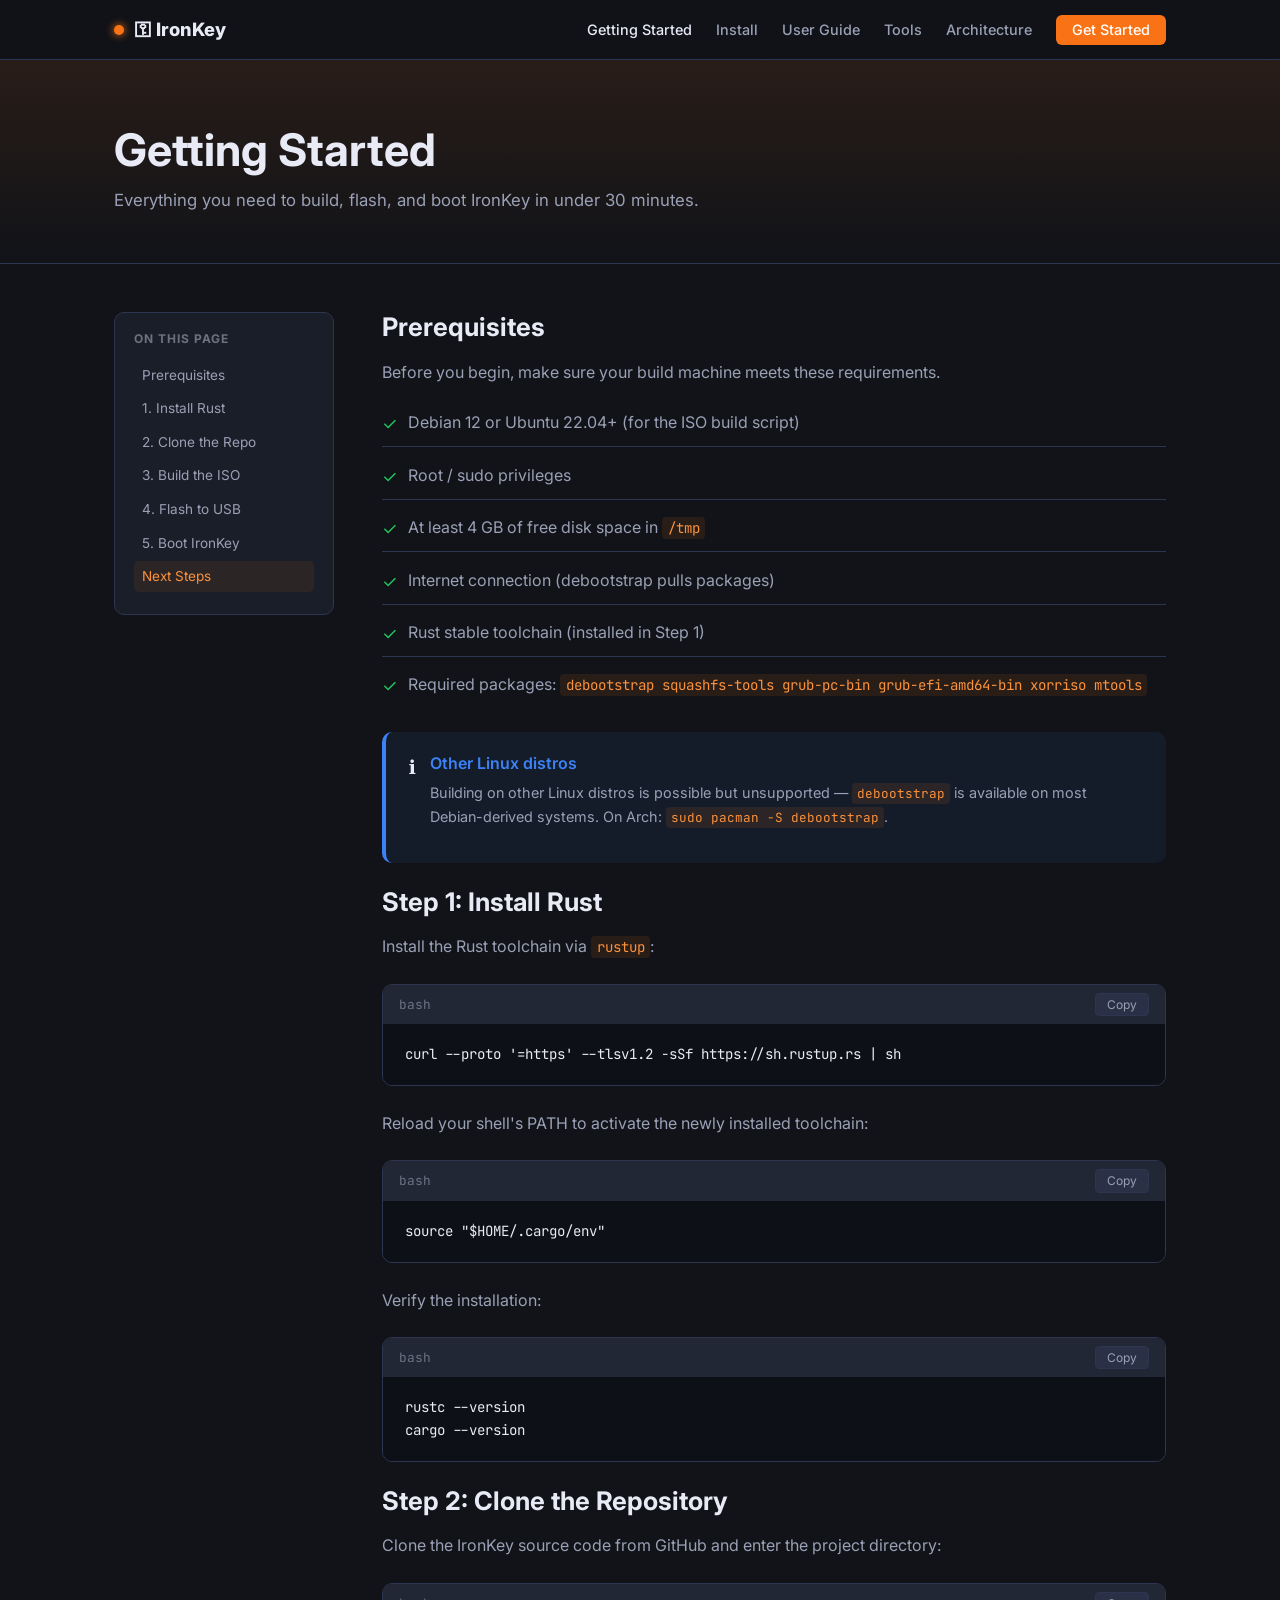
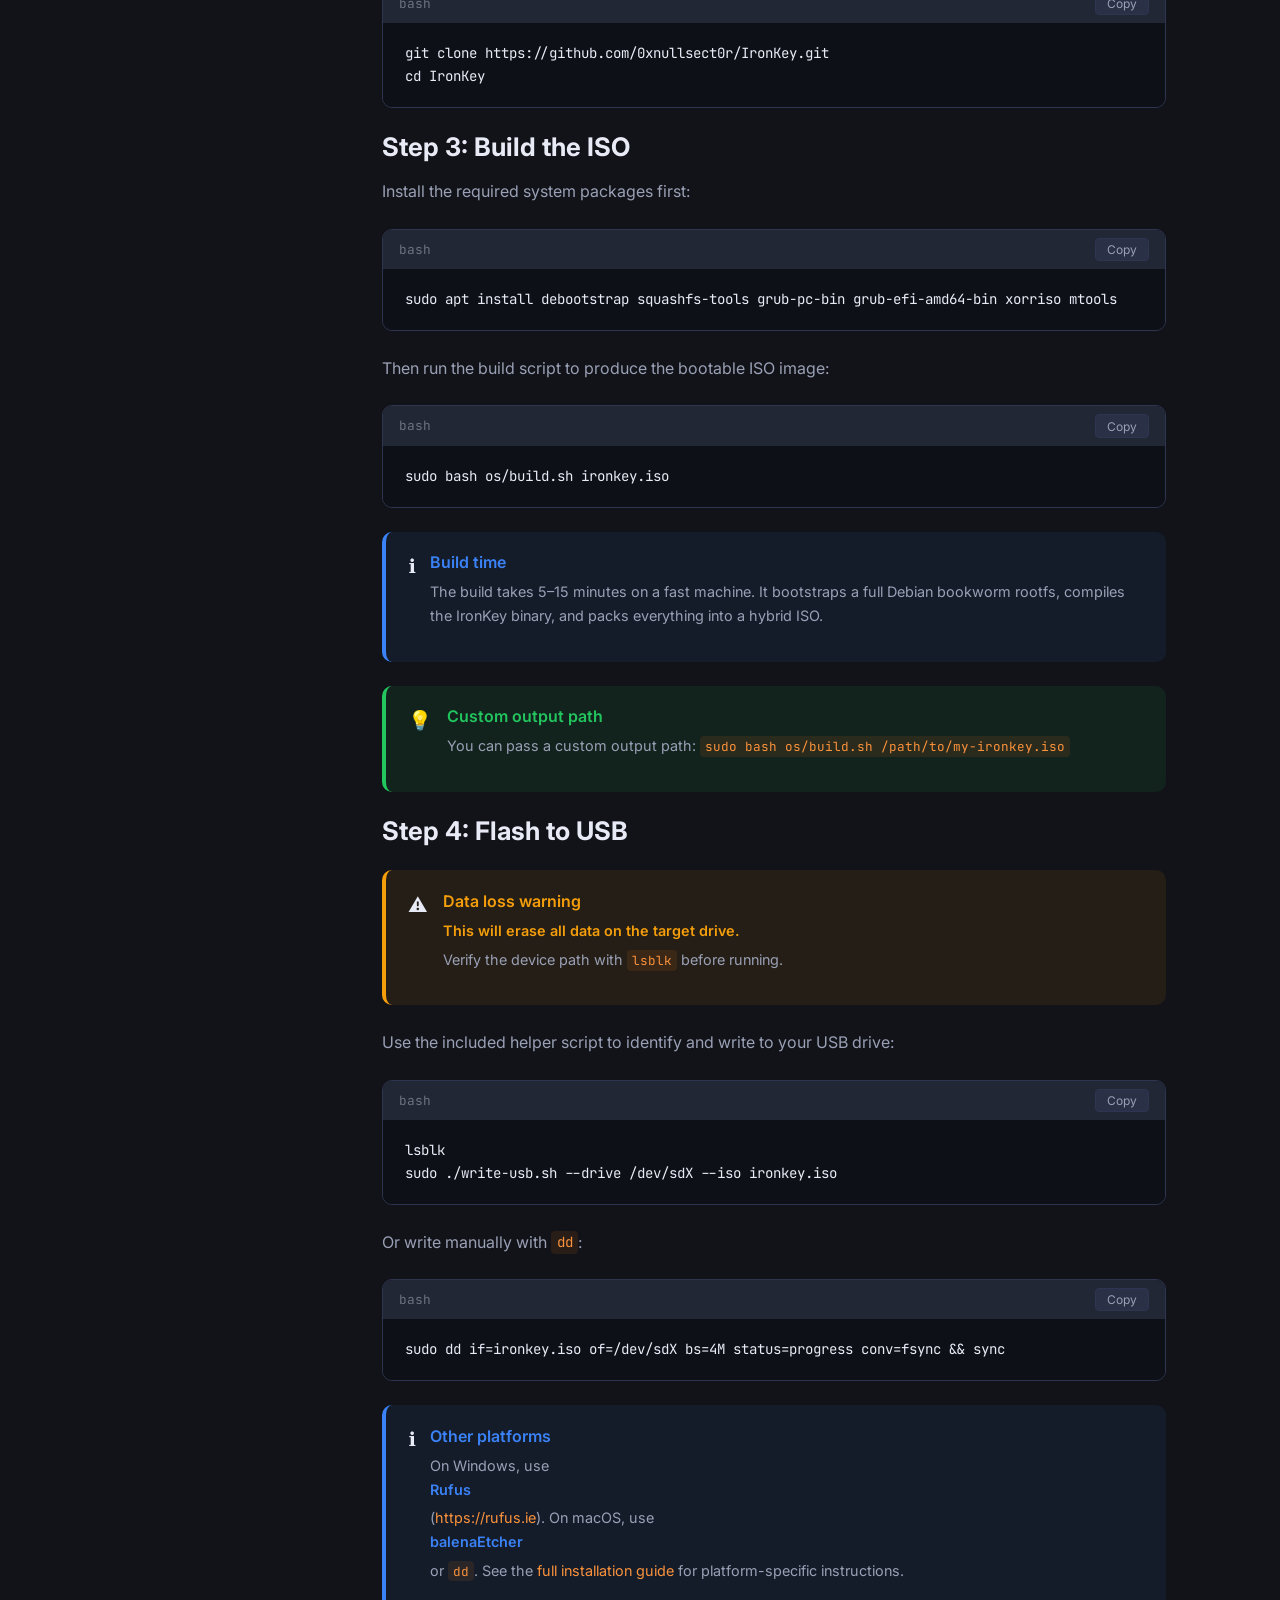
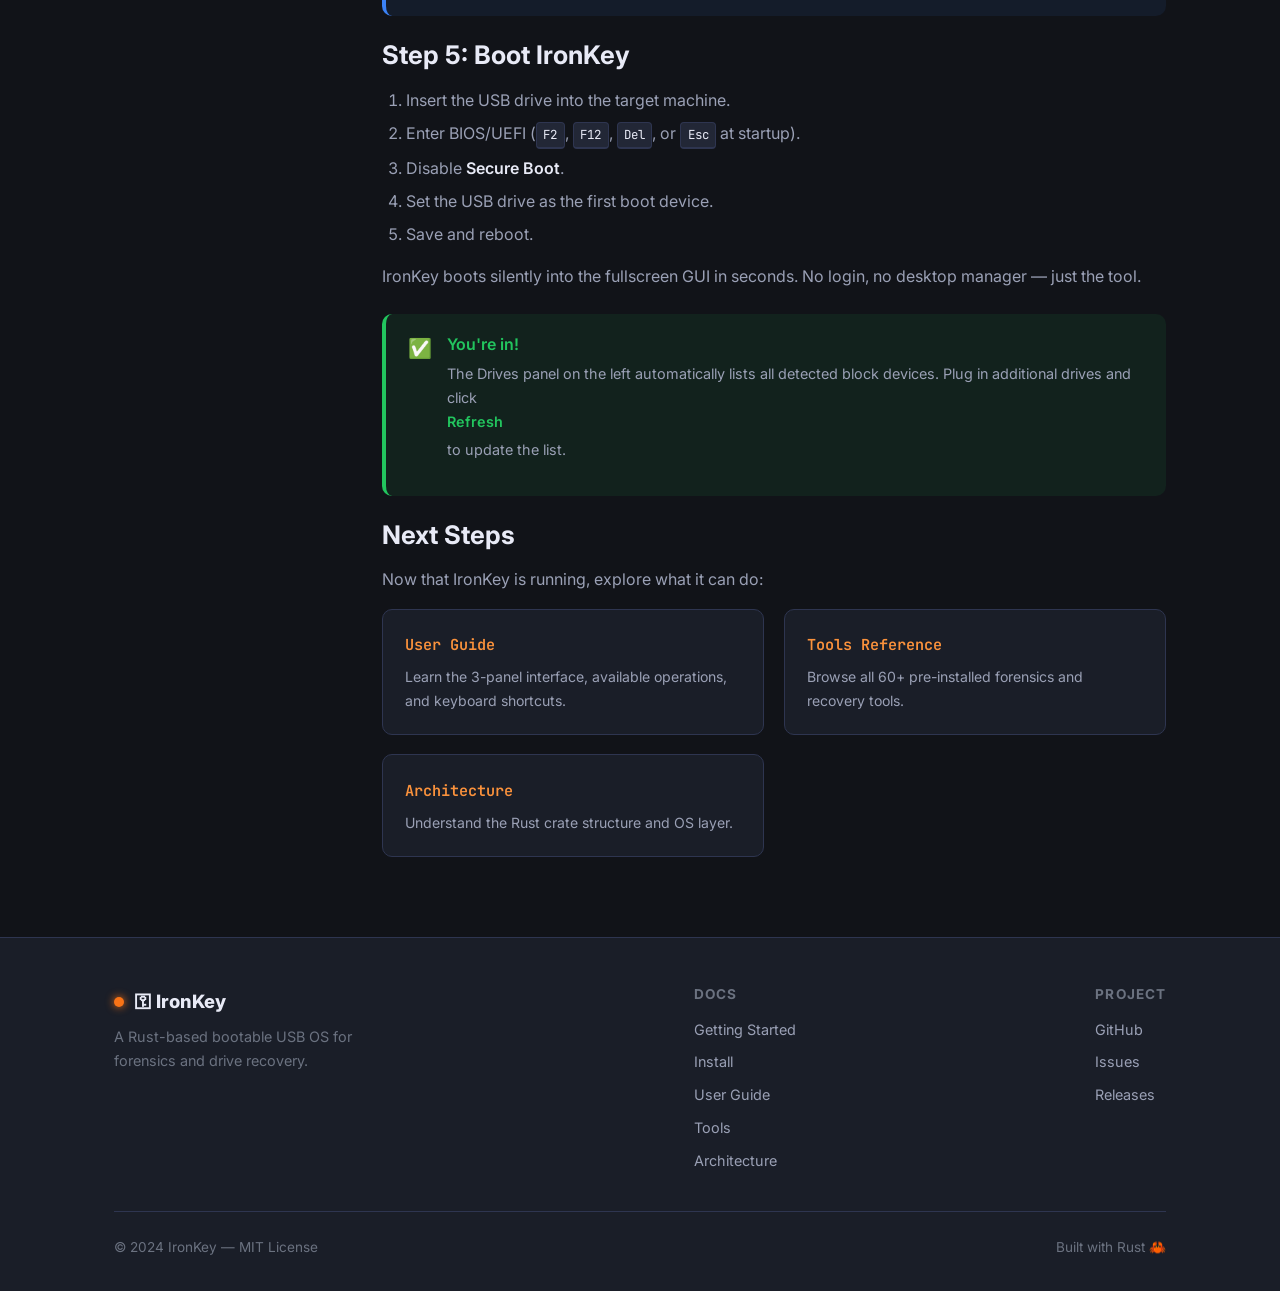
<file: docs/getting-started/index.html>
<!DOCTYPE html>
<html lang="en">
<head>
  <meta charset="UTF-8" />
  <meta name="viewport" content="width=device-width, initial-scale=1.0" />
  <title>Getting Started — IronKey</title>
  <meta name="description" content="Everything you need to build, flash, and boot IronKey in under 30 minutes." />
  <link rel="stylesheet" href="../assets/css/style.css" />
</head>
<body>

  <!-- ============================================================
       Navigation
  ============================================================ -->
  <nav class="nav">
    <div class="nav-inner">
      <a href="../index.html" class="nav-logo">
        <span class="logo-dot"></span>
        ⚿ IronKey
      </a>

      <button class="nav-toggle" id="navToggle" aria-label="Toggle navigation" aria-expanded="false">☰</button>

      <ul class="nav-links" id="navLinks">
        <li><a href="../getting-started/" class="active">Getting Started</a></li>
        <li><a href="../install/">Install</a></li>
        <li><a href="../user-guide/">User Guide</a></li>
        <li><a href="../tools/">Tools</a></li>
        <li><a href="../architecture/">Architecture</a></li>
        <li><a href="../getting-started/" class="nav-cta">Get Started</a></li>
      </ul>
    </div>
  </nav>

  <!-- ============================================================
       Page Hero
  ============================================================ -->
  <section class="page-hero">
    <div class="container">
      <h1>Getting Started</h1>
      <p>Everything you need to build, flash, and boot IronKey in under 30 minutes.</p>
    </div>
  </section>

  <!-- ============================================================
       Doc Layout
  ============================================================ -->
  <div class="container">
    <div class="doc-layout">

      <!-- TOC Sidebar -->
      <aside class="toc">
        <h4>On this page</h4>
        <ul>
          <li><a href="#prerequisites">Prerequisites</a></li>
          <li><a href="#step1">1. Install Rust</a></li>
          <li><a href="#step2">2. Clone the Repo</a></li>
          <li><a href="#step3">3. Build the ISO</a></li>
          <li><a href="#step4">4. Flash to USB</a></li>
          <li><a href="#step5">5. Boot IronKey</a></li>
          <li><a href="#next-steps">Next Steps</a></li>
        </ul>
      </aside>

      <!-- Main Content -->
      <main class="doc-content">

        <!-- ---- Prerequisites ---- -->
        <section id="prerequisites">
          <h2>Prerequisites</h2>
          <p>Before you begin, make sure your build machine meets these requirements.</p>

          <ul class="checklist">
            <li>
              <span class="check">✓</span>
              <span>Debian 12 or Ubuntu 22.04+ (for the ISO build script)</span>
            </li>
            <li>
              <span class="check">✓</span>
              <span>Root / sudo privileges</span>
            </li>
            <li>
              <span class="check">✓</span>
              <span>At least 4 GB of free disk space in <code>/tmp</code></span>
            </li>
            <li>
              <span class="check">✓</span>
              <span>Internet connection (debootstrap pulls packages)</span>
            </li>
            <li>
              <span class="check">✓</span>
              <span>Rust stable toolchain (installed in Step 1)</span>
            </li>
            <li>
              <span class="check">✓</span>
              <span>Required packages: <code>debootstrap squashfs-tools grub-pc-bin grub-efi-amd64-bin xorriso mtools</code></span>
            </li>
          </ul>

          <div class="callout callout-info">
            <span class="callout-icon">ℹ️</span>
            <div class="callout-body">
              <strong>Other Linux distros</strong>
              <p>Building on other Linux distros is possible but unsupported — <code>debootstrap</code> is available on most Debian-derived systems. On Arch: <code>sudo pacman -S debootstrap</code>.</p>
            </div>
          </div>
        </section>

        <!-- ---- Step 1 ---- -->
        <section id="step1">
          <h2>Step 1: Install Rust</h2>
          <p>Install the Rust toolchain via <code>rustup</code>:</p>

          <div class="code-block">
            <div class="code-header">
              <span>bash</span>
              <button class="copy-btn">Copy</button>
            </div>
            <pre><code>curl --proto '=https' --tlsv1.2 -sSf https://sh.rustup.rs | sh</code></pre>
          </div>

          <p>Reload your shell's PATH to activate the newly installed toolchain:</p>

          <div class="code-block">
            <div class="code-header">
              <span>bash</span>
              <button class="copy-btn">Copy</button>
            </div>
            <pre><code>source "$HOME/.cargo/env"</code></pre>
          </div>

          <p>Verify the installation:</p>

          <div class="code-block">
            <div class="code-header">
              <span>bash</span>
              <button class="copy-btn">Copy</button>
            </div>
            <pre><code>rustc --version
cargo --version</code></pre>
          </div>
        </section>

        <!-- ---- Step 2 ---- -->
        <section id="step2">
          <h2>Step 2: Clone the Repository</h2>
          <p>Clone the IronKey source code from GitHub and enter the project directory:</p>

          <div class="code-block">
            <div class="code-header">
              <span>bash</span>
              <button class="copy-btn">Copy</button>
            </div>
            <pre><code>git clone https://github.com/0xnullsect0r/IronKey.git
cd IronKey</code></pre>
          </div>
        </section>

        <!-- ---- Step 3 ---- -->
        <section id="step3">
          <h2>Step 3: Build the ISO</h2>
          <p>Install the required system packages first:</p>

          <div class="code-block">
            <div class="code-header">
              <span>bash</span>
              <button class="copy-btn">Copy</button>
            </div>
            <pre><code>sudo apt install debootstrap squashfs-tools grub-pc-bin grub-efi-amd64-bin xorriso mtools</code></pre>
          </div>

          <p>Then run the build script to produce the bootable ISO image:</p>

          <div class="code-block">
            <div class="code-header">
              <span>bash</span>
              <button class="copy-btn">Copy</button>
            </div>
            <pre><code>sudo bash os/build.sh ironkey.iso</code></pre>
          </div>

          <div class="callout callout-info">
            <span class="callout-icon">ℹ️</span>
            <div class="callout-body">
              <strong>Build time</strong>
              <p>The build takes 5–15 minutes on a fast machine. It bootstraps a full Debian bookworm rootfs, compiles the IronKey binary, and packs everything into a hybrid ISO.</p>
            </div>
          </div>

          <div class="callout callout-success">
            <span class="callout-icon">💡</span>
            <div class="callout-body">
              <strong>Custom output path</strong>
              <p>You can pass a custom output path: <code>sudo bash os/build.sh /path/to/my-ironkey.iso</code></p>
            </div>
          </div>
        </section>

        <!-- ---- Step 4 ---- -->
        <section id="step4">
          <h2>Step 4: Flash to USB</h2>

          <div class="callout callout-warning">
            <span class="callout-icon">⚠️</span>
            <div class="callout-body">
              <strong>Data loss warning</strong>
              <p><strong>This will erase all data on the target drive.</strong> Verify the device path with <code>lsblk</code> before running.</p>
            </div>
          </div>

          <p>Use the included helper script to identify and write to your USB drive:</p>

          <div class="code-block">
            <div class="code-header">
              <span>bash</span>
              <button class="copy-btn">Copy</button>
            </div>
            <pre><code>lsblk
sudo ./write-usb.sh --drive /dev/sdX --iso ironkey.iso</code></pre>
          </div>

          <p>Or write manually with <code>dd</code>:</p>

          <div class="code-block">
            <div class="code-header">
              <span>bash</span>
              <button class="copy-btn">Copy</button>
            </div>
            <pre><code>sudo dd if=ironkey.iso of=/dev/sdX bs=4M status=progress conv=fsync &amp;&amp; sync</code></pre>
          </div>

          <div class="callout callout-info">
            <span class="callout-icon">ℹ️</span>
            <div class="callout-body">
              <strong>Other platforms</strong>
              <p>On Windows, use <strong>Rufus</strong> (<a href="https://rufus.ie" target="_blank" rel="noopener noreferrer">https://rufus.ie</a>). On macOS, use <strong>balenaEtcher</strong> or <code>dd</code>. See the <a href="../install/">full installation guide</a> for platform-specific instructions.</p>
            </div>
          </div>
        </section>

        <!-- ---- Step 5 ---- -->
        <section id="step5">
          <h2>Step 5: Boot IronKey</h2>

          <ol>
            <li>Insert the USB drive into the target machine.</li>
            <li>Enter BIOS/UEFI (<kbd>F2</kbd>, <kbd>F12</kbd>, <kbd>Del</kbd>, or <kbd>Esc</kbd> at startup).</li>
            <li>Disable <strong>Secure Boot</strong>.</li>
            <li>Set the USB drive as the first boot device.</li>
            <li>Save and reboot.</li>
          </ol>

          <p>IronKey boots silently into the fullscreen GUI in seconds. No login, no desktop manager — just the tool.</p>

          <div class="callout callout-success">
            <span class="callout-icon">✅</span>
            <div class="callout-body">
              <strong>You're in!</strong>
              <p>The Drives panel on the left automatically lists all detected block devices. Plug in additional drives and click <strong>Refresh</strong> to update the list.</p>
            </div>
          </div>
        </section>

        <!-- ---- Next Steps ---- -->
        <section id="next-steps">
          <h2>Next Steps</h2>
          <p>Now that IronKey is running, explore what it can do:</p>

          <div class="crate-grid">
            <a href="../user-guide/" class="crate-card" style="text-decoration:none;">
              <div class="crate-name">User Guide</div>
              <p>Learn the 3-panel interface, available operations, and keyboard shortcuts.</p>
            </a>
            <a href="../tools/" class="crate-card" style="text-decoration:none;">
              <div class="crate-name">Tools Reference</div>
              <p>Browse all 60+ pre-installed forensics and recovery tools.</p>
            </a>
            <a href="../architecture/" class="crate-card" style="text-decoration:none;">
              <div class="crate-name">Architecture</div>
              <p>Understand the Rust crate structure and OS layer.</p>
            </a>
          </div>
        </section>

      </main>
    </div>
  </div>

  <!-- ============================================================
       Footer
  ============================================================ -->
  <footer class="footer">
    <div class="container">
      <div class="footer-inner">
        <div class="footer-brand">
          <a href="../index.html" class="nav-logo">
            <span class="logo-dot"></span>
            ⚿ IronKey
          </a>
          <p>A Rust-based bootable USB OS for forensics and drive recovery.</p>
        </div>

        <div class="footer-links">
          <h4>Docs</h4>
          <ul>
            <li><a href="../getting-started/">Getting Started</a></li>
            <li><a href="../install/">Install</a></li>
            <li><a href="../user-guide/">User Guide</a></li>
            <li><a href="../tools/">Tools</a></li>
            <li><a href="../architecture/">Architecture</a></li>
          </ul>
        </div>

        <div class="footer-links">
          <h4>Project</h4>
          <ul>
            <li><a href="https://github.com/0xnullsect0r/IronKey" target="_blank" rel="noopener noreferrer">GitHub</a></li>
            <li><a href="https://github.com/0xnullsect0r/IronKey/issues" target="_blank" rel="noopener noreferrer">Issues</a></li>
            <li><a href="https://github.com/0xnullsect0r/IronKey/releases" target="_blank" rel="noopener noreferrer">Releases</a></li>
          </ul>
        </div>
      </div>

      <div class="footer-bottom">
        <p>© 2024 IronKey — MIT License</p>
        <p>Built with Rust 🦀</p>
      </div>
    </div>
  </footer>

  <script src="../assets/js/main.js"></script>
</body>
</html>
</file>
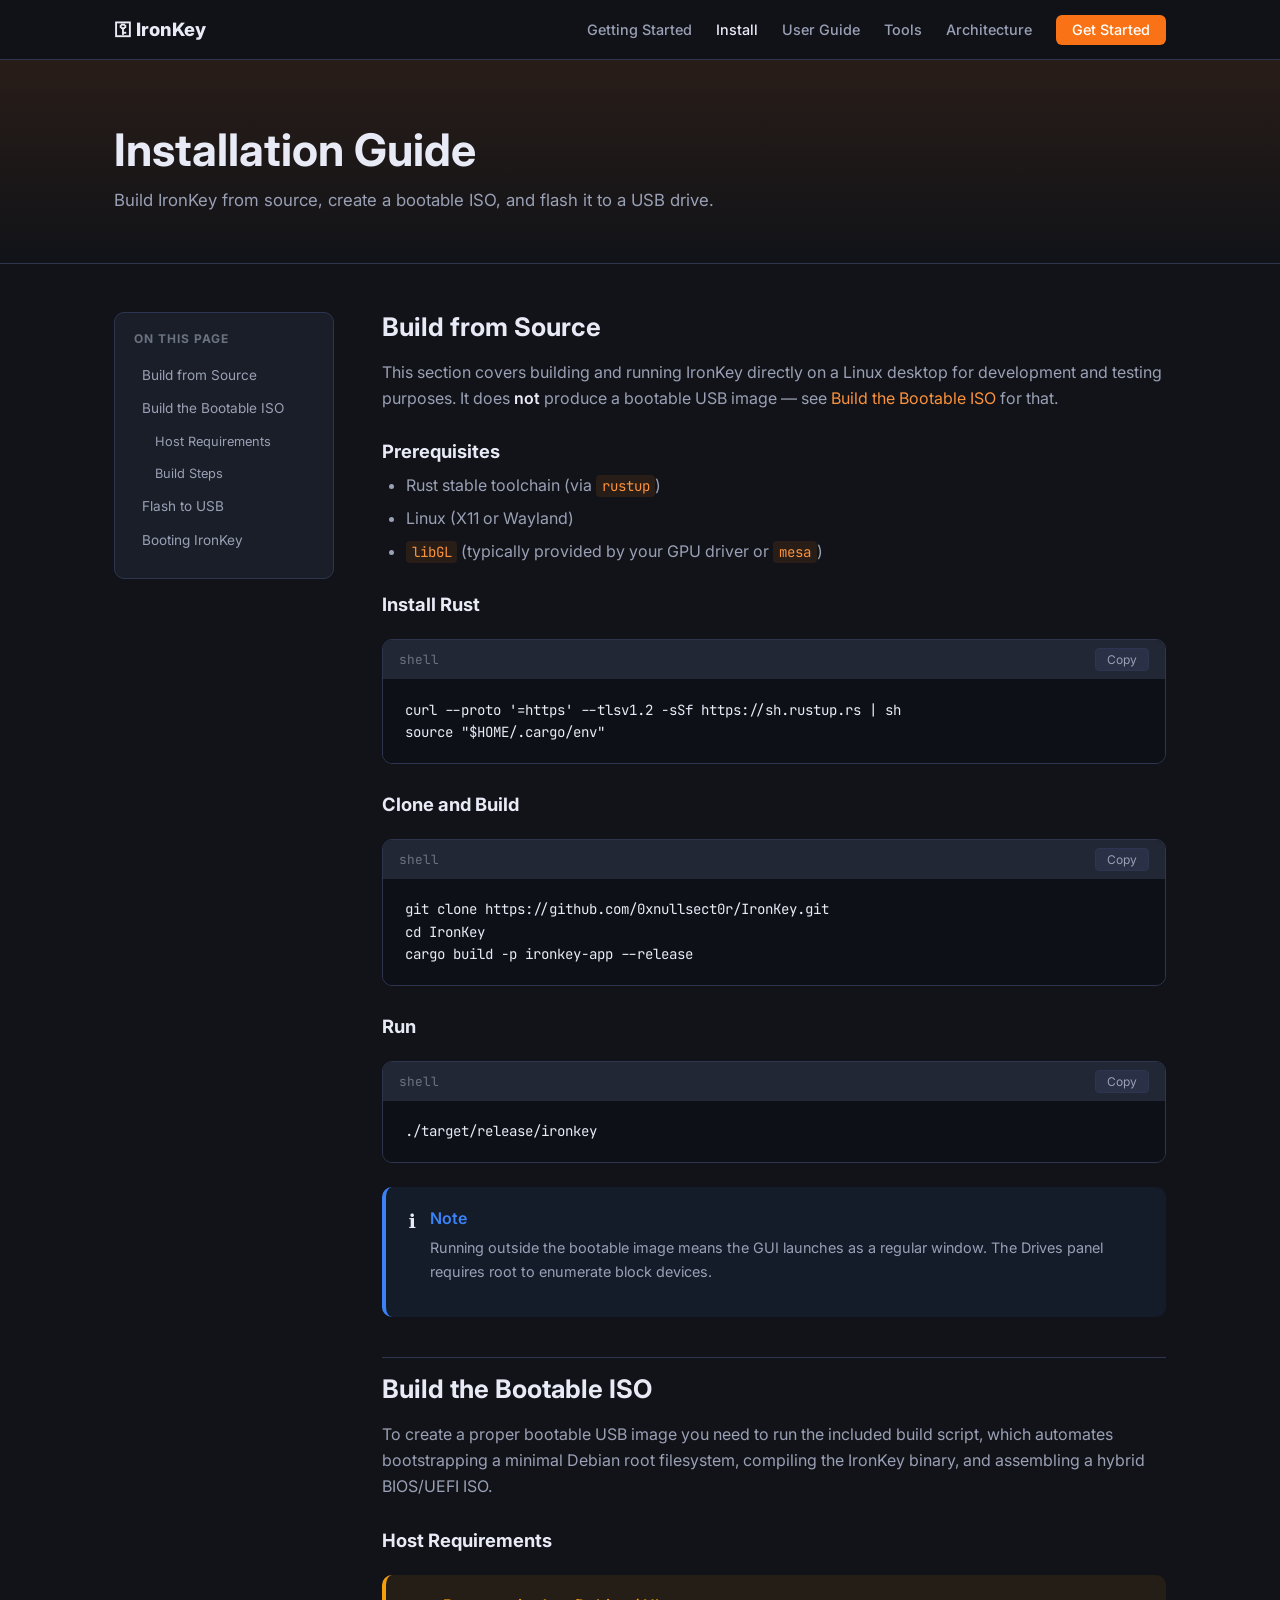
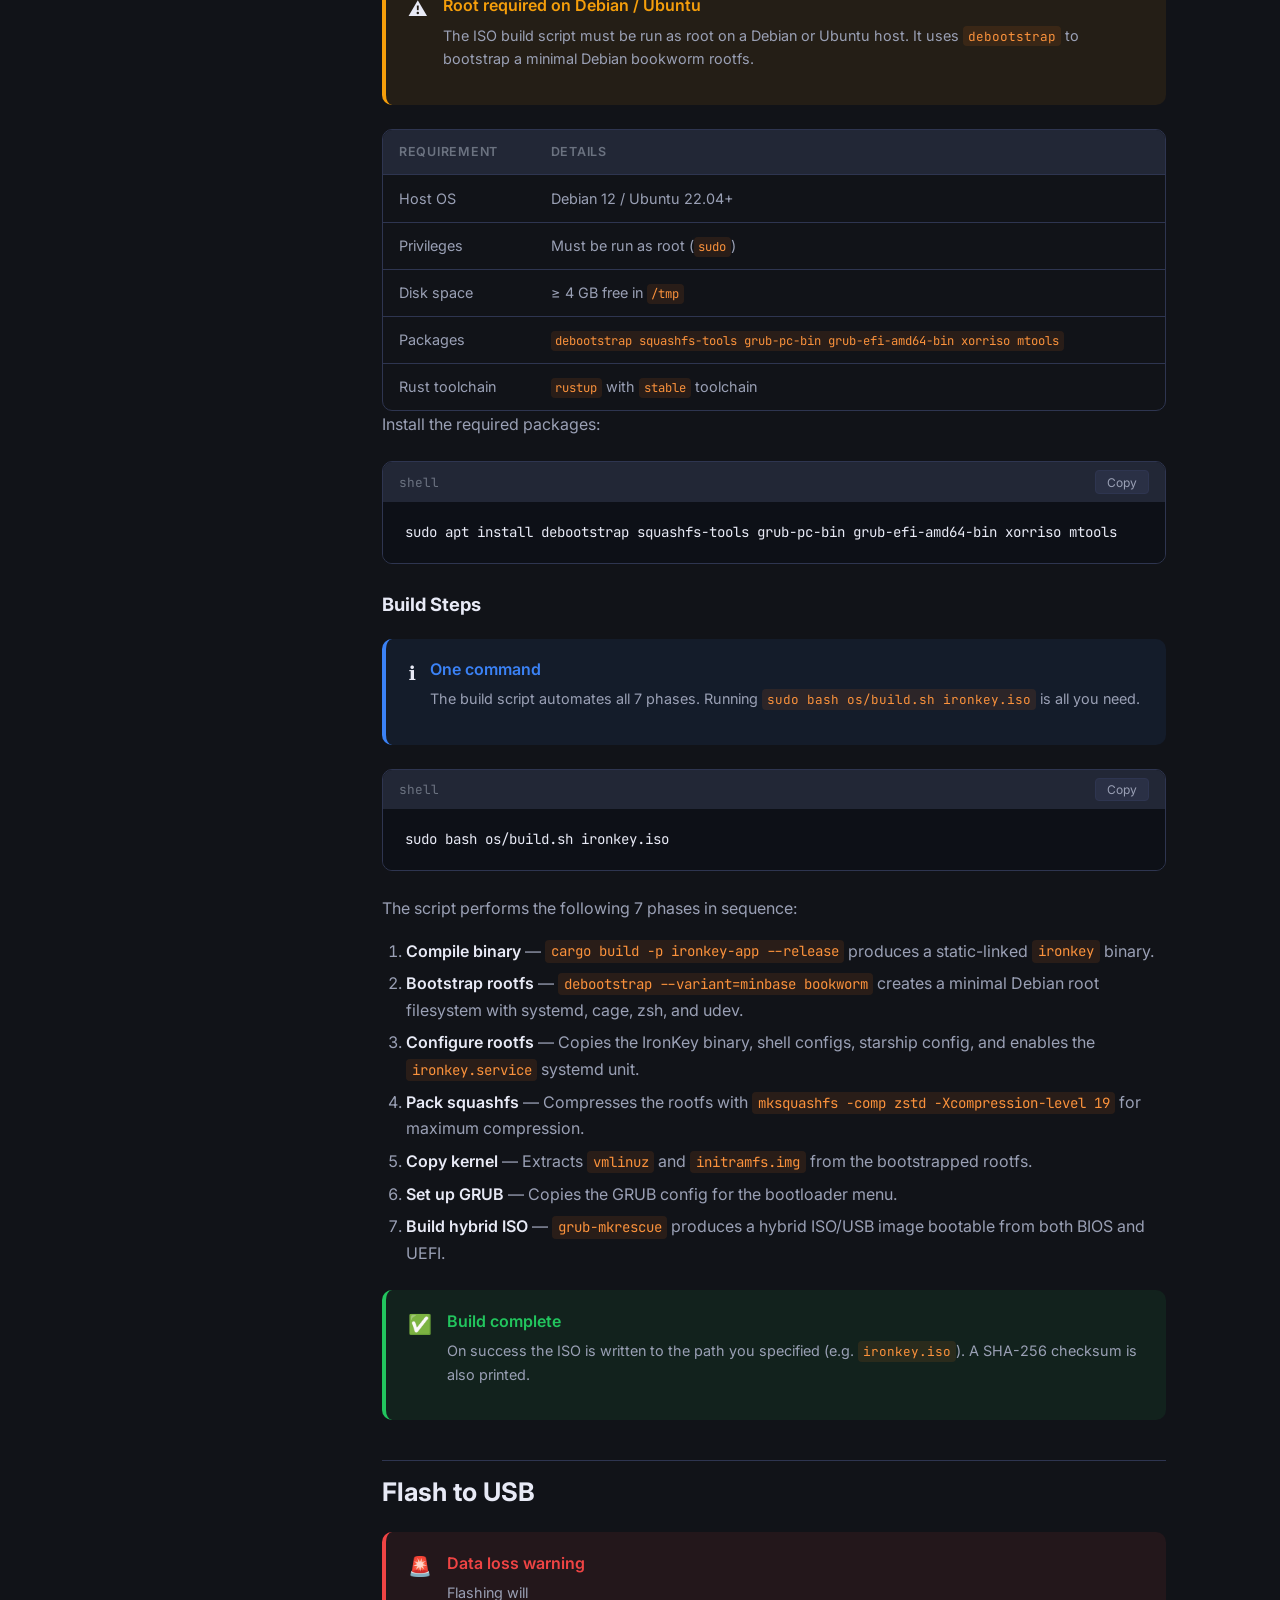
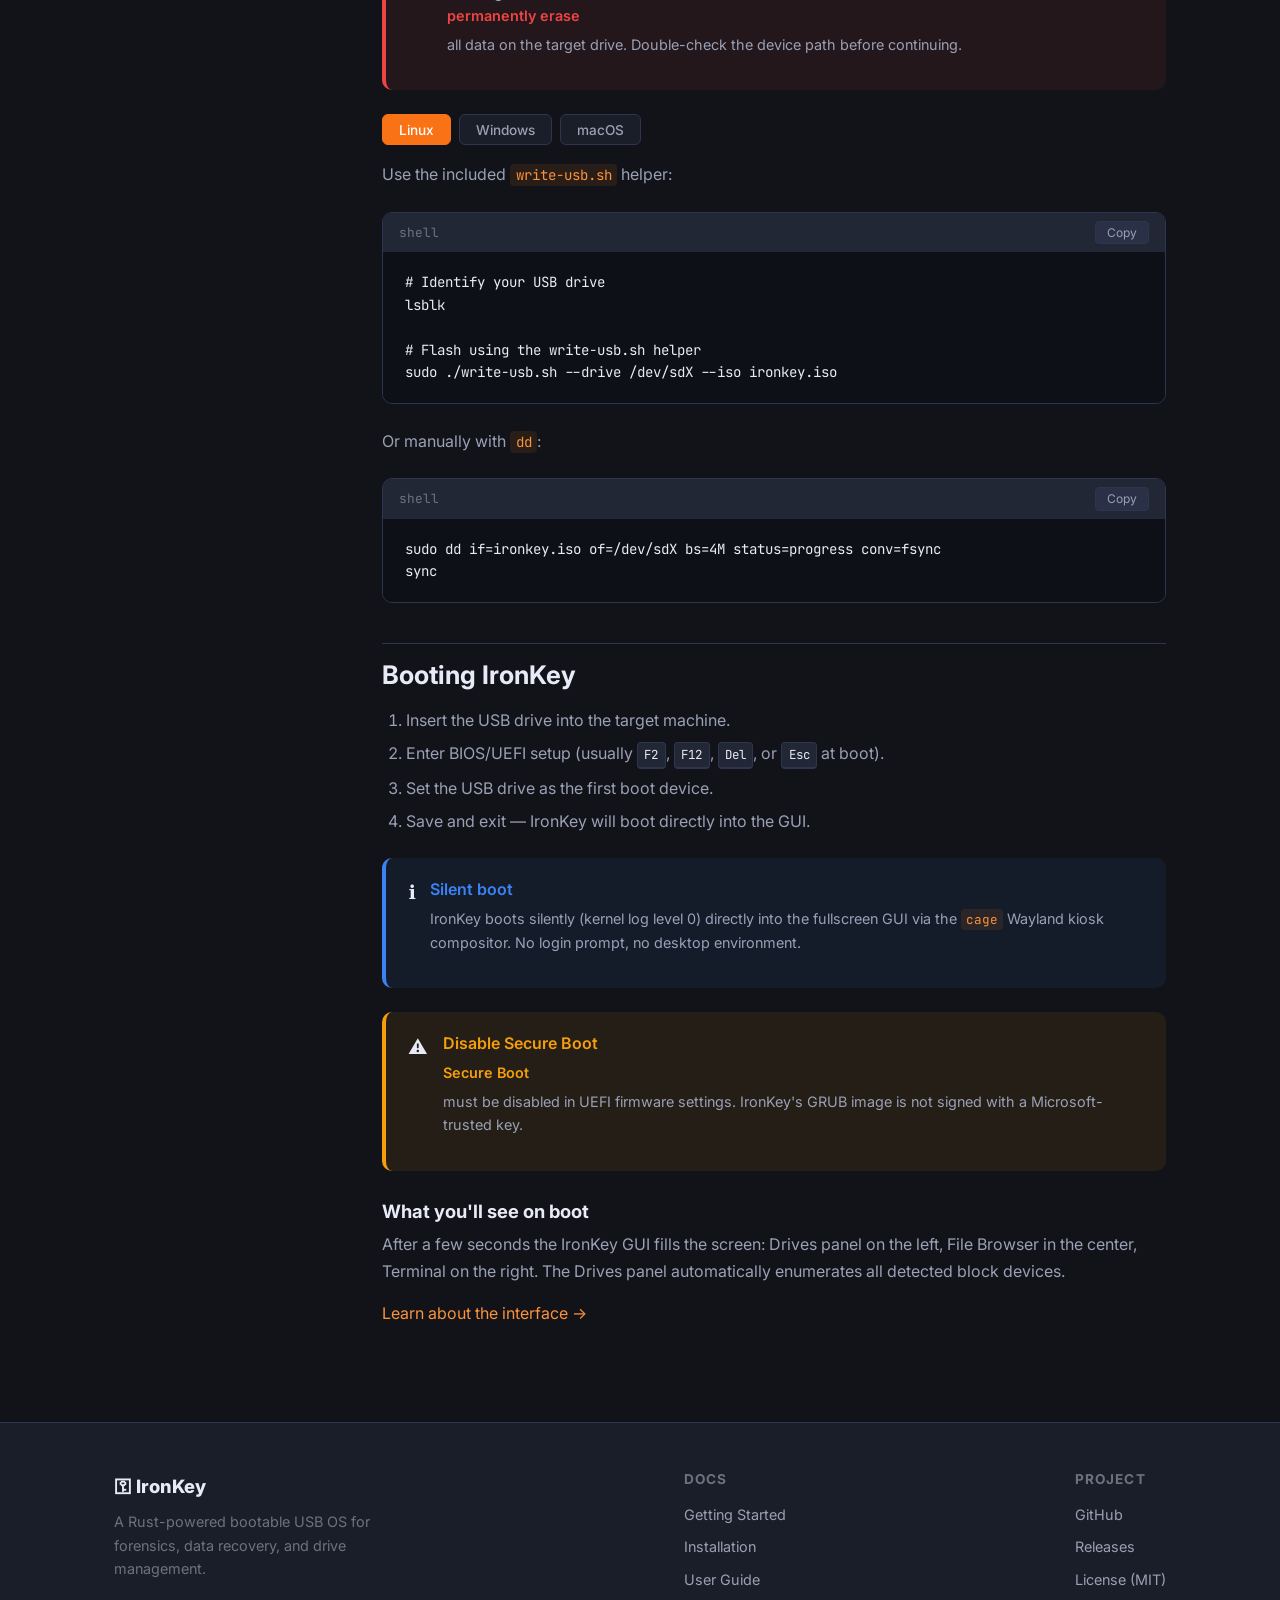
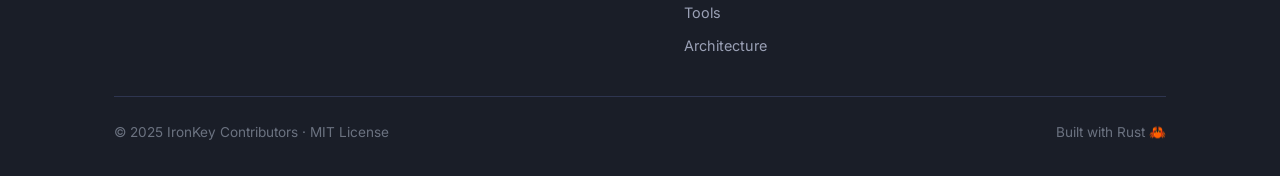
<file: docs/install/index.html>
<!DOCTYPE html>
<html lang="en">
<head>
  <meta charset="UTF-8" />
  <meta name="viewport" content="width=device-width, initial-scale=1.0" />
  <title>Installation Guide — IronKey</title>
  <meta name="description" content="Build IronKey from source, create a bootable ISO, and flash it to a USB drive." />
  <link rel="stylesheet" href="../assets/css/style.css" />
</head>
<body>

  <!-- ============================================================
       NAV
  ============================================================ -->
  <nav class="nav">
    <div class="nav-inner">
      <a href="../index.html" class="nav-logo">⚿ IronKey</a>
      <button class="nav-toggle" id="navToggle" aria-label="Toggle navigation" aria-expanded="false">☰</button>
      <ul class="nav-links" id="navLinks">
        <li><a href="../getting-started/">Getting Started</a></li>
        <li><a href="../install/" class="active">Install</a></li>
        <li><a href="../user-guide/">User Guide</a></li>
        <li><a href="../tools/">Tools</a></li>
        <li><a href="../architecture/">Architecture</a></li>
        <li><a href="../getting-started/" class="nav-cta">Get Started</a></li>
      </ul>
    </div>
  </nav>

  <!-- ============================================================
       PAGE HERO
  ============================================================ -->
  <section class="page-hero">
    <div class="container">
      <h1>Installation Guide</h1>
      <p>Build IronKey from source, create a bootable ISO, and flash it to a USB drive.</p>
    </div>
  </section>

  <!-- ============================================================
       DOC LAYOUT
  ============================================================ -->
  <div class="container">
    <div class="doc-layout">

      <!-- TOC -->
      <aside class="toc">
        <h4>On this page</h4>
        <ul>
          <li><a href="#build-source">Build from Source</a></li>
          <li><a href="#build-iso">Build the Bootable ISO</a></li>
          <li class="toc-sub">
            <ul>
              <li><a href="#iso-requirements">Host Requirements</a></li>
              <li><a href="#iso-steps">Build Steps</a></li>
            </ul>
          </li>
          <li><a href="#flash-usb">Flash to USB</a></li>
          <li><a href="#booting">Booting IronKey</a></li>
        </ul>
      </aside>

      <!-- DOC CONTENT -->
      <main class="doc-content">

        <!-- ── Build from Source ── -->
        <h2 id="build-source">Build from Source</h2>

        <p>
          This section covers building and running IronKey directly on a Linux desktop for
          development and testing purposes. It does <strong>not</strong> produce a bootable USB
          image — see <a href="#build-iso">Build the Bootable ISO</a> for that.
        </p>

        <h3>Prerequisites</h3>
        <ul>
          <li>Rust stable toolchain (via <code>rustup</code>)</li>
          <li>Linux (X11 or Wayland)</li>
          <li><code>libGL</code> (typically provided by your GPU driver or <code>mesa</code>)</li>
        </ul>

        <h3>Install Rust</h3>
        <div class="code-block">
          <div class="code-header">
            <span>shell</span>
            <button class="copy-btn">Copy</button>
          </div>
          <pre><code>curl --proto '=https' --tlsv1.2 -sSf https://sh.rustup.rs | sh
source "$HOME/.cargo/env"</code></pre>
        </div>

        <h3>Clone and Build</h3>
        <div class="code-block">
          <div class="code-header">
            <span>shell</span>
            <button class="copy-btn">Copy</button>
          </div>
          <pre><code>git clone https://github.com/0xnullsect0r/IronKey.git
cd IronKey
cargo build -p ironkey-app --release</code></pre>
        </div>

        <h3>Run</h3>
        <div class="code-block">
          <div class="code-header">
            <span>shell</span>
            <button class="copy-btn">Copy</button>
          </div>
          <pre><code>./target/release/ironkey</code></pre>
        </div>

        <div class="callout callout-info">
          <span class="callout-icon">ℹ️</span>
          <div class="callout-body">
            <strong>Note</strong>
            <p>Running outside the bootable image means the GUI launches as a regular window. The Drives panel requires root to enumerate block devices.</p>
          </div>
        </div>

        <!-- ── Build the Bootable ISO ── -->
        <h2 id="build-iso">Build the Bootable ISO</h2>

        <p>
          To create a proper bootable USB image you need to run the included build script, which
          automates bootstrapping a minimal Debian root filesystem, compiling the IronKey binary,
          and assembling a hybrid BIOS/UEFI ISO.
        </p>

        <!-- Host Requirements -->
        <h3 id="iso-requirements">Host Requirements</h3>

        <div class="callout callout-warning">
          <span class="callout-icon">⚠️</span>
          <div class="callout-body">
            <strong>Root required on Debian / Ubuntu</strong>
            <p>The ISO build script must be run as root on a Debian or Ubuntu host. It uses <code>debootstrap</code> to bootstrap a minimal Debian bookworm rootfs.</p>
          </div>
        </div>

        <div class="table-wrap">
          <table>
            <thead>
              <tr>
                <th>Requirement</th>
                <th>Details</th>
              </tr>
            </thead>
            <tbody>
              <tr>
                <td>Host OS</td>
                <td>Debian 12 / Ubuntu 22.04+</td>
              </tr>
              <tr>
                <td>Privileges</td>
                <td>Must be run as root (<code>sudo</code>)</td>
              </tr>
              <tr>
                <td>Disk space</td>
                <td>≥ 4 GB free in <code>/tmp</code></td>
              </tr>
              <tr>
                <td>Packages</td>
                <td><code>debootstrap squashfs-tools grub-pc-bin grub-efi-amd64-bin xorriso mtools</code></td>
              </tr>
              <tr>
                <td>Rust toolchain</td>
                <td><code>rustup</code> with <code>stable</code> toolchain</td>
              </tr>
            </tbody>
          </table>
        </div>

        <p>Install the required packages:</p>
        <div class="code-block">
          <div class="code-header">
            <span>shell</span>
            <button class="copy-btn">Copy</button>
          </div>
          <pre><code>sudo apt install debootstrap squashfs-tools grub-pc-bin grub-efi-amd64-bin xorriso mtools</code></pre>
        </div>

        <!-- Build Steps -->
        <h3 id="iso-steps">Build Steps</h3>

        <div class="callout callout-info">
          <span class="callout-icon">ℹ️</span>
          <div class="callout-body">
            <strong>One command</strong>
            <p>The build script automates all 7 phases. Running <code>sudo bash os/build.sh ironkey.iso</code> is all you need.</p>
          </div>
        </div>

        <div class="code-block">
          <div class="code-header">
            <span>shell</span>
            <button class="copy-btn">Copy</button>
          </div>
          <pre><code>sudo bash os/build.sh ironkey.iso</code></pre>
        </div>

        <p>The script performs the following 7 phases in sequence:</p>
        <ol>
          <li><strong>Compile binary</strong> — <code>cargo build -p ironkey-app --release</code> produces a static-linked <code>ironkey</code> binary.</li>
          <li><strong>Bootstrap rootfs</strong> — <code>debootstrap --variant=minbase bookworm</code> creates a minimal Debian root filesystem with systemd, cage, zsh, and udev.</li>
          <li><strong>Configure rootfs</strong> — Copies the IronKey binary, shell configs, starship config, and enables the <code>ironkey.service</code> systemd unit.</li>
          <li><strong>Pack squashfs</strong> — Compresses the rootfs with <code>mksquashfs -comp zstd -Xcompression-level 19</code> for maximum compression.</li>
          <li><strong>Copy kernel</strong> — Extracts <code>vmlinuz</code> and <code>initramfs.img</code> from the bootstrapped rootfs.</li>
          <li><strong>Set up GRUB</strong> — Copies the GRUB config for the bootloader menu.</li>
          <li><strong>Build hybrid ISO</strong> — <code>grub-mkrescue</code> produces a hybrid ISO/USB image bootable from both BIOS and UEFI.</li>
        </ol>

        <div class="callout callout-success">
          <span class="callout-icon">✅</span>
          <div class="callout-body">
            <strong>Build complete</strong>
            <p>On success the ISO is written to the path you specified (e.g. <code>ironkey.iso</code>). A SHA-256 checksum is also printed.</p>
          </div>
        </div>

        <!-- ── Flash to USB ── -->
        <h2 id="flash-usb">Flash to USB</h2>

        <div class="callout callout-danger">
          <span class="callout-icon">🚨</span>
          <div class="callout-body">
            <strong>Data loss warning</strong>
            <p>Flashing will <strong>permanently erase</strong> all data on the target drive. Double-check the device path before continuing.</p>
          </div>
        </div>

        <div class="platform-tabs">
          <div class="tab-btns">
            <button class="tab-btn" data-tab="linux">Linux</button>
            <button class="tab-btn" data-tab="windows">Windows</button>
            <button class="tab-btn" data-tab="macos">macOS</button>
          </div>

          <!-- Linux -->
          <div class="tab-panel" data-tab="linux">
            <p>Use the included <code>write-usb.sh</code> helper:</p>
            <div class="code-block">
              <div class="code-header">
                <span>shell</span>
                <button class="copy-btn">Copy</button>
              </div>
              <pre><code># Identify your USB drive
lsblk

# Flash using the write-usb.sh helper
sudo ./write-usb.sh --drive /dev/sdX --iso ironkey.iso</code></pre>
            </div>
            <p>Or manually with <code>dd</code>:</p>
            <div class="code-block">
              <div class="code-header">
                <span>shell</span>
                <button class="copy-btn">Copy</button>
              </div>
              <pre><code>sudo dd if=ironkey.iso of=/dev/sdX bs=4M status=progress conv=fsync
sync</code></pre>
            </div>
          </div>

          <!-- Windows -->
          <div class="tab-panel" data-tab="windows">
            <p>Download and install <strong>Rufus</strong> from <a href="https://rufus.ie" target="_blank" rel="noopener">https://rufus.ie</a>, then follow these steps:</p>
            <ol>
              <li>Open Rufus and select your USB drive from the <strong>Device</strong> dropdown.</li>
              <li>Click <strong>SELECT</strong> and choose your <code>ironkey.iso</code> file.</li>
              <li>Leave <strong>Partition scheme</strong> as MBR or GPT depending on your target machine's firmware.</li>
              <li>Click <strong>START</strong> and confirm the warning.</li>
              <li>Wait for the operation to complete, then safely eject the drive.</li>
            </ol>
          </div>

          <!-- macOS -->
          <div class="tab-panel" data-tab="macos">
            <p>Using <code>dd</code>:</p>
            <div class="code-block">
              <div class="code-header">
                <span>shell</span>
                <button class="copy-btn">Copy</button>
              </div>
              <pre><code># Find your USB disk number
diskutil list

# Unmount the disk (replace N with your disk number)
diskutil unmountDisk /dev/diskN

# Flash the ISO
sudo dd if=ironkey.iso of=/dev/rdiskN bs=4m
sync</code></pre>
            </div>
            <p>Or use <strong>balenaEtcher</strong> (<a href="https://etcher.balena.io" target="_blank" rel="noopener">https://etcher.balena.io</a>) for a GUI option.</p>
          </div>
        </div>

        <!-- ── Booting IronKey ── -->
        <h2 id="booting">Booting IronKey</h2>

        <ol>
          <li>Insert the USB drive into the target machine.</li>
          <li>Enter BIOS/UEFI setup (usually <kbd>F2</kbd>, <kbd>F12</kbd>, <kbd>Del</kbd>, or <kbd>Esc</kbd> at boot).</li>
          <li>Set the USB drive as the first boot device.</li>
          <li>Save and exit — IronKey will boot directly into the GUI.</li>
        </ol>

        <div class="callout callout-info">
          <span class="callout-icon">ℹ️</span>
          <div class="callout-body">
            <strong>Silent boot</strong>
            <p>IronKey boots silently (kernel log level 0) directly into the fullscreen GUI via the <code>cage</code> Wayland kiosk compositor. No login prompt, no desktop environment.</p>
          </div>
        </div>

        <div class="callout callout-warning">
          <span class="callout-icon">⚠️</span>
          <div class="callout-body">
            <strong>Disable Secure Boot</strong>
            <p><strong>Secure Boot</strong> must be disabled in UEFI firmware settings. IronKey's GRUB image is not signed with a Microsoft-trusted key.</p>
          </div>
        </div>

        <h3>What you'll see on boot</h3>
        <p>
          After a few seconds the IronKey GUI fills the screen: Drives panel on the left, File
          Browser in the center, Terminal on the right. The Drives panel automatically enumerates
          all detected block devices.
        </p>
        <p>
          <a href="../user-guide/">Learn about the interface →</a>
        </p>

      </main>
    </div>
  </div>

  <!-- ============================================================
       FOOTER
  ============================================================ -->
  <footer class="footer">
    <div class="container">
      <div class="footer-inner">

        <div class="footer-brand">
          <a href="../index.html" class="nav-logo">⚿ IronKey</a>
          <p>A Rust-powered bootable USB OS for forensics, data recovery, and drive management.</p>
        </div>

        <div class="footer-links">
          <h4>Docs</h4>
          <ul>
            <li><a href="../getting-started/">Getting Started</a></li>
            <li><a href="../install/">Installation</a></li>
            <li><a href="../user-guide/">User Guide</a></li>
            <li><a href="../tools/">Tools</a></li>
            <li><a href="../architecture/">Architecture</a></li>
          </ul>
        </div>

        <div class="footer-links">
          <h4>Project</h4>
          <ul>
            <li><a href="https://github.com/0xnullsect0r/IronKey" target="_blank" rel="noopener">GitHub</a></li>
            <li><a href="https://github.com/0xnullsect0r/IronKey/releases" target="_blank" rel="noopener">Releases</a></li>
            <li><a href="https://github.com/0xnullsect0r/IronKey/blob/main/LICENSE" target="_blank" rel="noopener">License (MIT)</a></li>
          </ul>
        </div>

      </div>

      <div class="footer-bottom">
        <p>© 2025 IronKey Contributors · MIT License</p>
        <p>Built with Rust 🦀</p>
      </div>
    </div>
  </footer>

  <script src="../assets/js/main.js"></script>
</body>
</html>
</file>
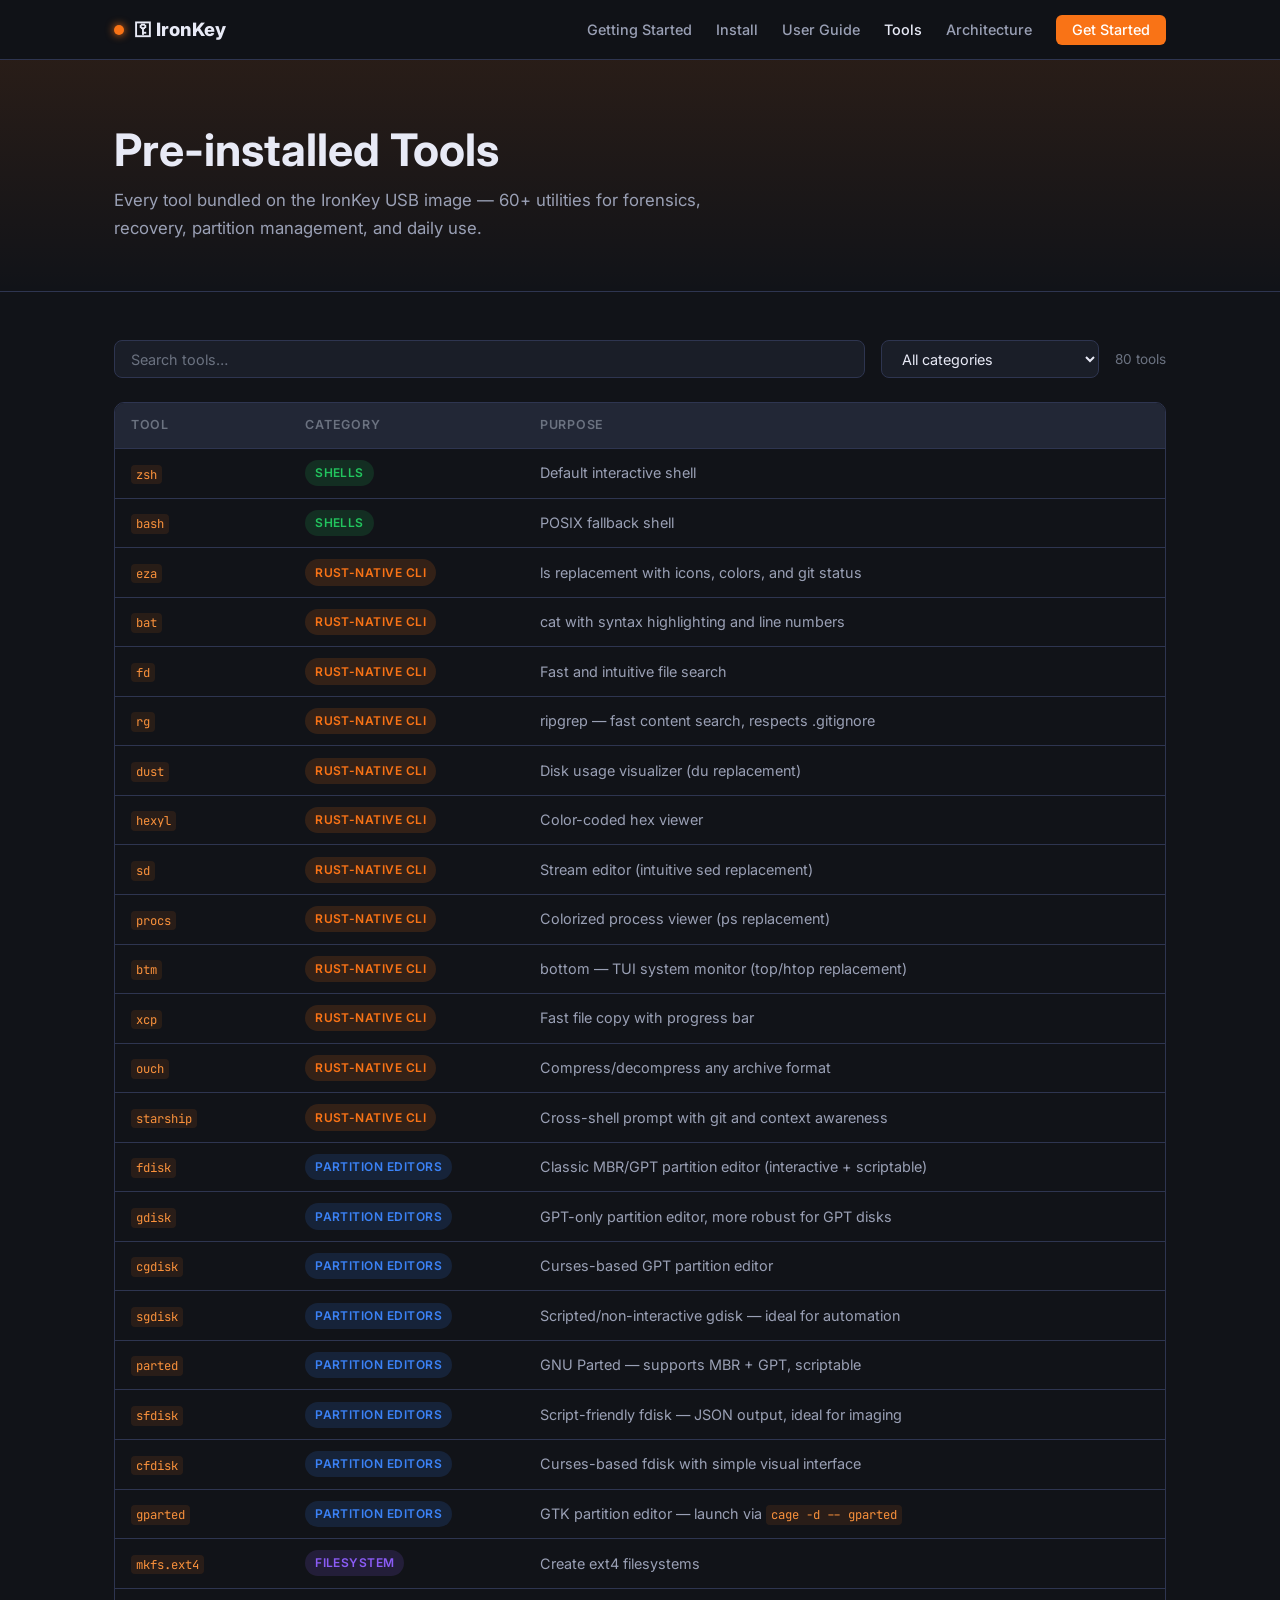
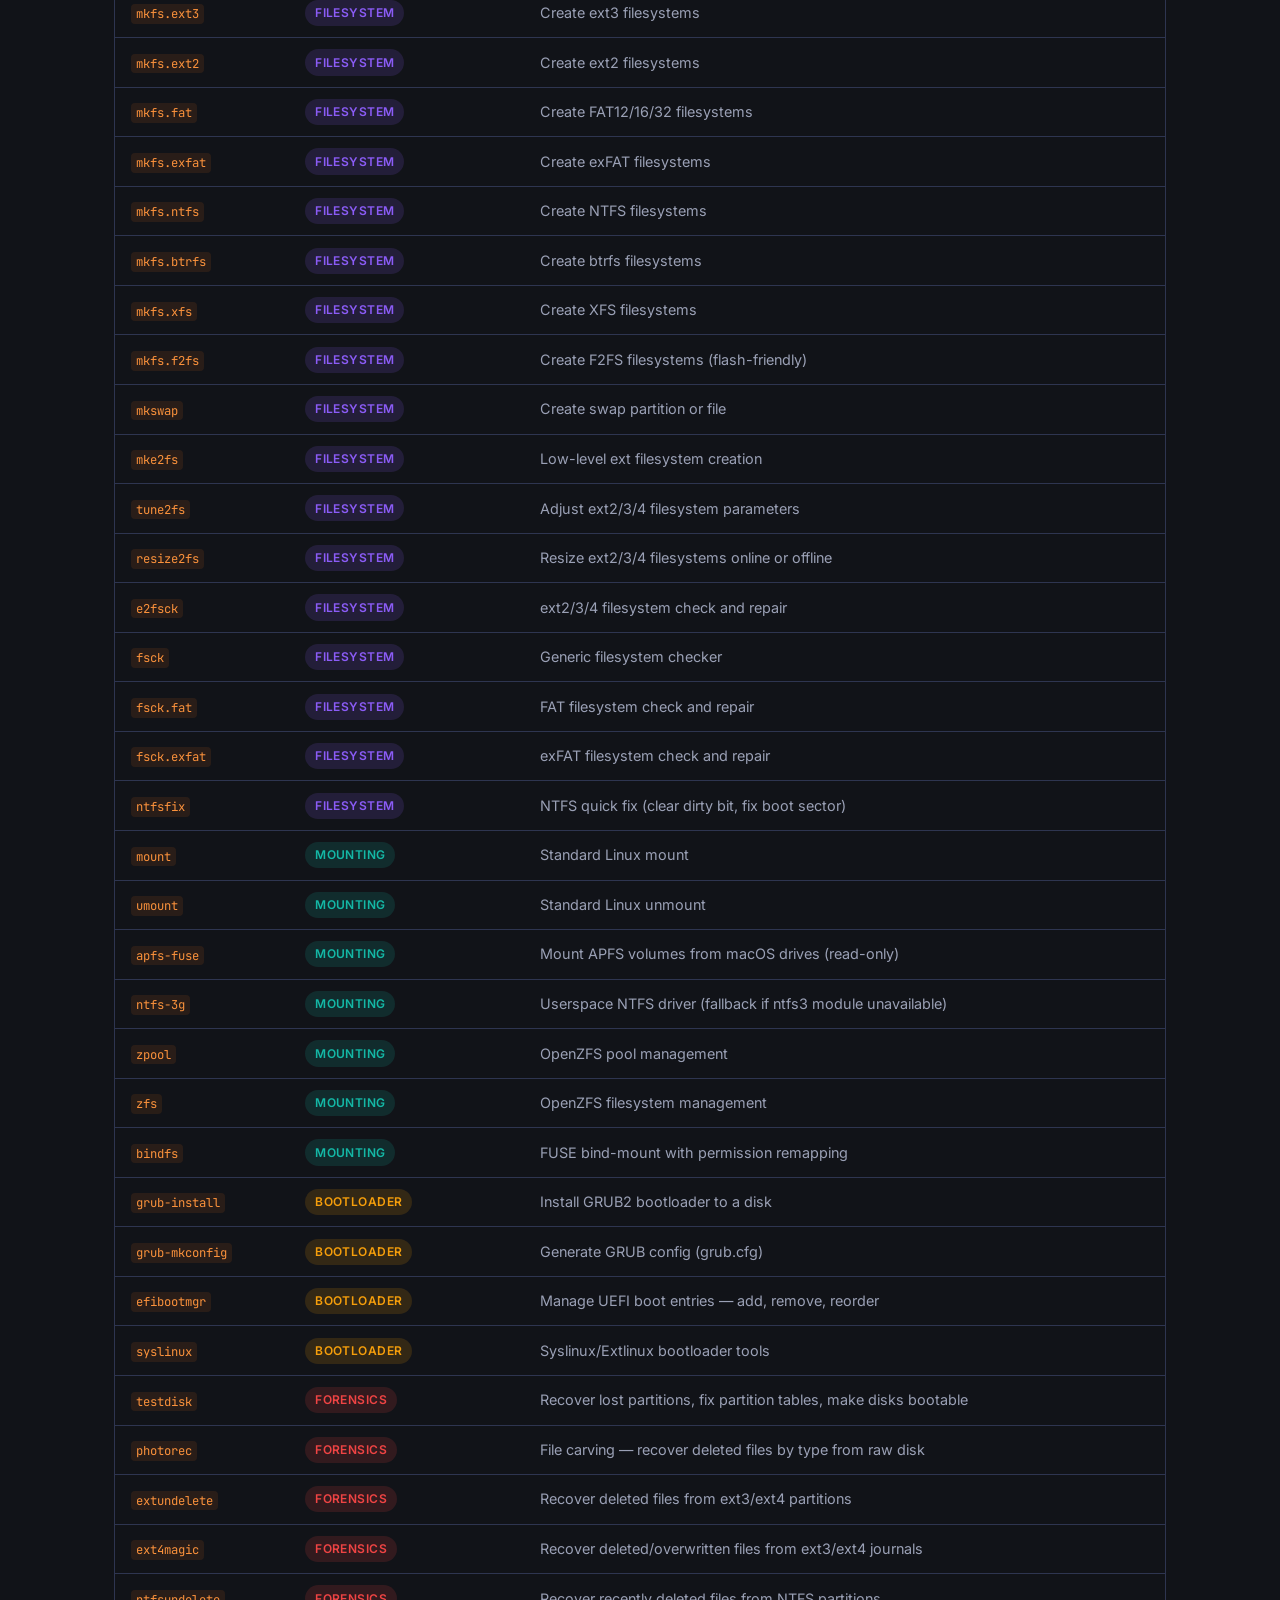
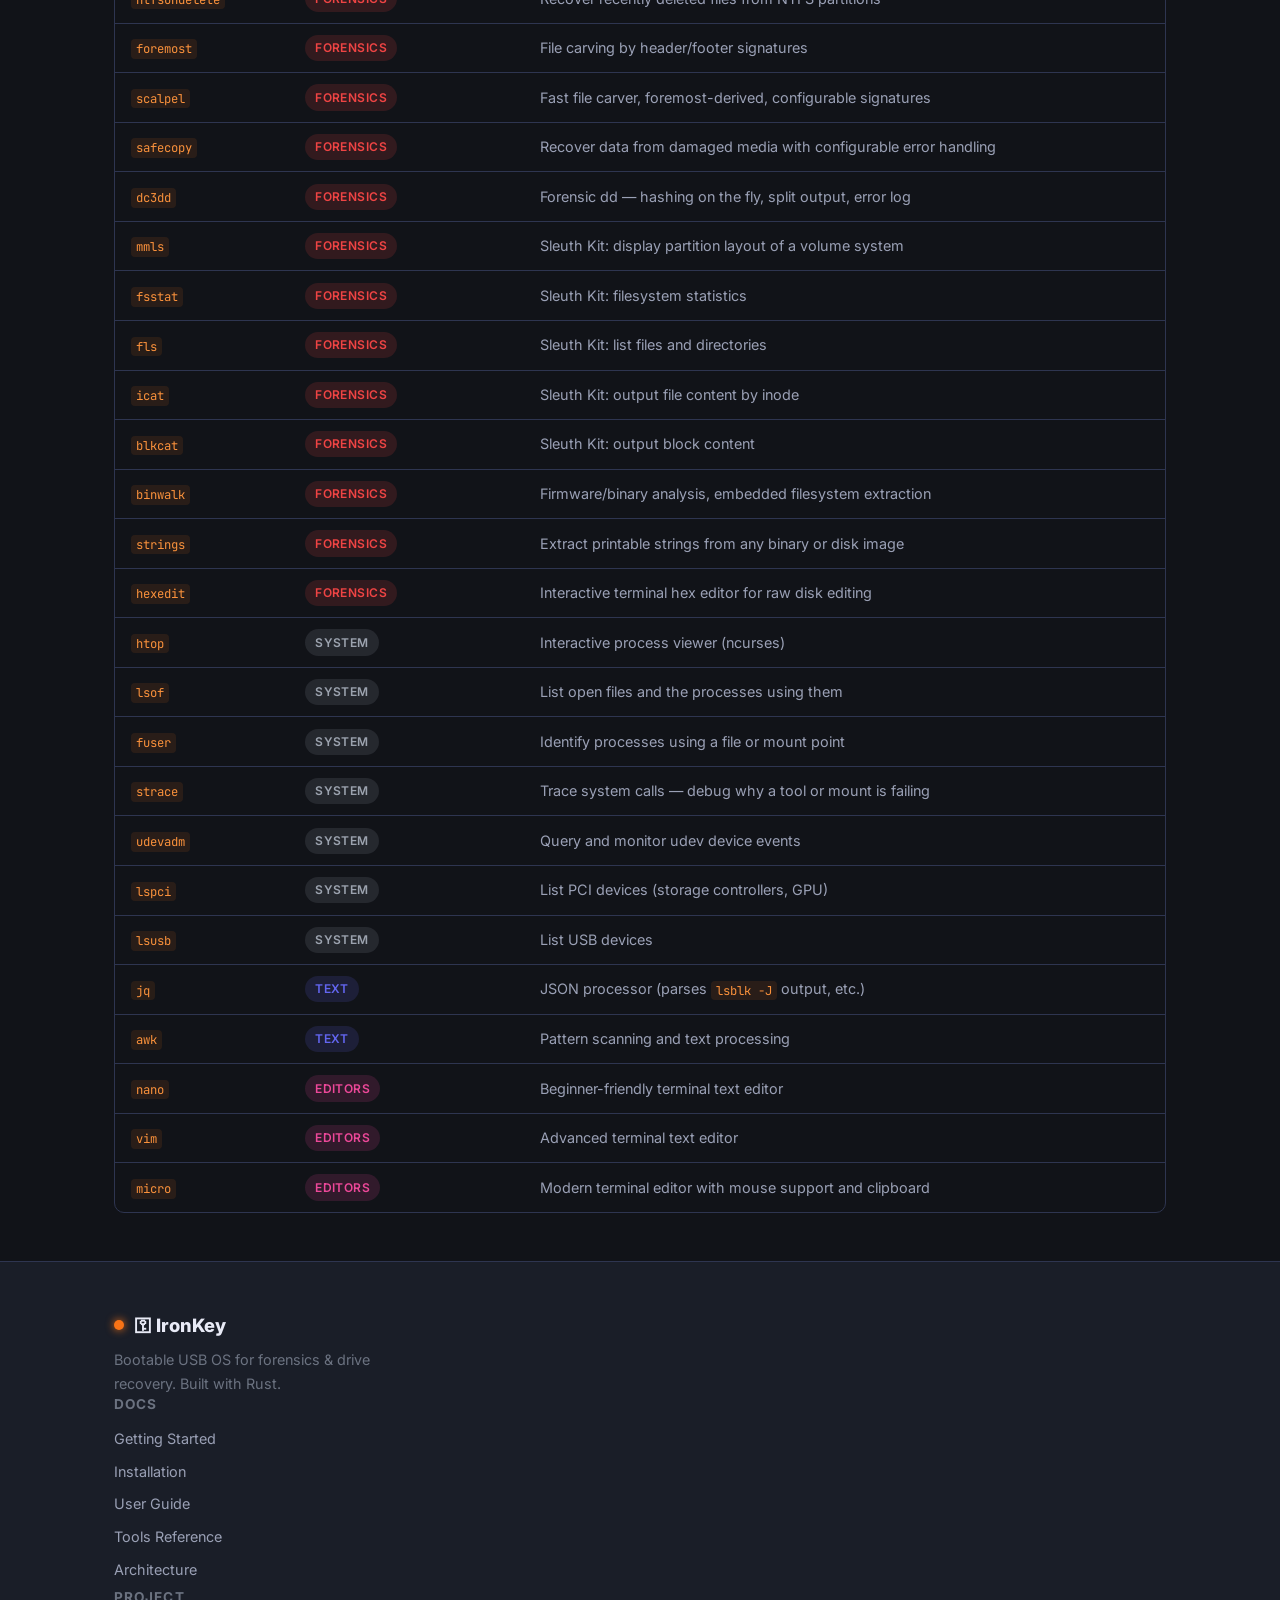
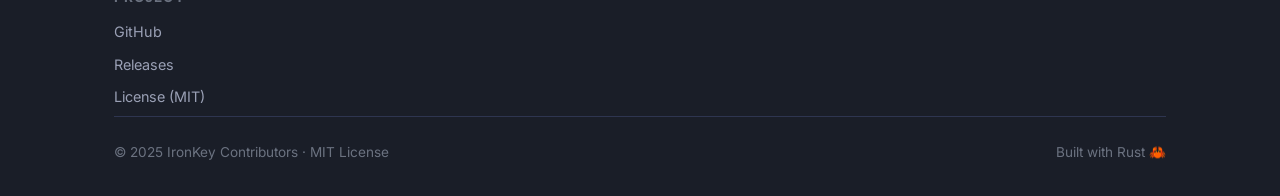
<file: docs/tools/index.html>
<!DOCTYPE html>
<html lang="en">
<head>
  <meta charset="UTF-8" />
  <meta name="viewport" content="width=device-width, initial-scale=1.0" />
  <title>Pre-installed Tools — IronKey</title>
  <meta name="description" content="Every tool bundled on the IronKey USB image — 60+ utilities for forensics, recovery, partition management, and daily use." />
  <link rel="stylesheet" href="../assets/css/style.css" />
</head>
<body>

  <!-- Nav -->
  <nav class="nav">
    <div class="nav-inner">
      <a href="../index.html" class="nav-logo">
        <span class="logo-dot"></span>
        ⚿ IronKey
      </a>
      <button class="nav-toggle" id="navToggle" aria-label="Toggle navigation" aria-expanded="false">☰</button>
      <ul class="nav-links" id="navLinks">
        <li><a href="../getting-started/">Getting Started</a></li>
        <li><a href="../install/">Install</a></li>
        <li><a href="../user-guide/">User Guide</a></li>
        <li><a href="../tools/" class="active">Tools</a></li>
        <li><a href="../architecture/">Architecture</a></li>
        <li><a href="../getting-started/" class="nav-cta">Get Started</a></li>
      </ul>
    </div>
  </nav>

  <!-- Page Hero -->
  <section class="page-hero">
    <div class="container">
      <h1>Pre-installed Tools</h1>
      <p>Every tool bundled on the IronKey USB image — 60+ utilities for forensics, recovery, partition management, and daily use.</p>
    </div>
  </section>

  <!-- Tool controls + table -->
  <section class="section-sm">
    <div class="container">

      <div class="tool-controls">
        <input id="toolSearch" class="tool-search" type="search" placeholder="Search tools…" aria-label="Search tools" />
        <select id="categoryFilter" class="tool-filter" aria-label="Filter by category">
          <option value="">All categories</option>
          <option value="shells">Shells</option>
          <option value="rust-native">Rust-native CLI</option>
          <option value="partition-editors">Partition Editors</option>
          <option value="fs-management">Filesystem Management</option>
          <option value="mounting">Mounting</option>
          <option value="bootloader">Bootloader</option>
          <option value="forensics">Forensics</option>
          <option value="system">System</option>
          <option value="text">Text Processing</option>
          <option value="editors">Editors</option>
        </select>
        <span id="toolCount" class="tool-count"></span>
      </div>

      <div class="table-wrap">
        <table>
          <thead>
            <tr>
              <th>Tool</th>
              <th>Category</th>
              <th>Purpose</th>
            </tr>
          </thead>
          <tbody id="toolTableBody">

            <!-- Shells -->
            <tr data-category="shells">
              <td><code>zsh</code></td>
              <td><span class="category-badge cat-shell">Shells</span></td>
              <td>Default interactive shell</td>
            </tr>
            <tr data-category="shells">
              <td><code>bash</code></td>
              <td><span class="category-badge cat-shell">Shells</span></td>
              <td>POSIX fallback shell</td>
            </tr>

            <!-- Rust-native CLI -->
            <tr data-category="rust-native">
              <td><code>eza</code></td>
              <td><span class="category-badge cat-rust">Rust-native CLI</span></td>
              <td>ls replacement with icons, colors, and git status</td>
            </tr>
            <tr data-category="rust-native">
              <td><code>bat</code></td>
              <td><span class="category-badge cat-rust">Rust-native CLI</span></td>
              <td>cat with syntax highlighting and line numbers</td>
            </tr>
            <tr data-category="rust-native">
              <td><code>fd</code></td>
              <td><span class="category-badge cat-rust">Rust-native CLI</span></td>
              <td>Fast and intuitive file search</td>
            </tr>
            <tr data-category="rust-native">
              <td><code>rg</code></td>
              <td><span class="category-badge cat-rust">Rust-native CLI</span></td>
              <td>ripgrep — fast content search, respects .gitignore</td>
            </tr>
            <tr data-category="rust-native">
              <td><code>dust</code></td>
              <td><span class="category-badge cat-rust">Rust-native CLI</span></td>
              <td>Disk usage visualizer (du replacement)</td>
            </tr>
            <tr data-category="rust-native">
              <td><code>hexyl</code></td>
              <td><span class="category-badge cat-rust">Rust-native CLI</span></td>
              <td>Color-coded hex viewer</td>
            </tr>
            <tr data-category="rust-native">
              <td><code>sd</code></td>
              <td><span class="category-badge cat-rust">Rust-native CLI</span></td>
              <td>Stream editor (intuitive sed replacement)</td>
            </tr>
            <tr data-category="rust-native">
              <td><code>procs</code></td>
              <td><span class="category-badge cat-rust">Rust-native CLI</span></td>
              <td>Colorized process viewer (ps replacement)</td>
            </tr>
            <tr data-category="rust-native">
              <td><code>btm</code></td>
              <td><span class="category-badge cat-rust">Rust-native CLI</span></td>
              <td>bottom — TUI system monitor (top/htop replacement)</td>
            </tr>
            <tr data-category="rust-native">
              <td><code>xcp</code></td>
              <td><span class="category-badge cat-rust">Rust-native CLI</span></td>
              <td>Fast file copy with progress bar</td>
            </tr>
            <tr data-category="rust-native">
              <td><code>ouch</code></td>
              <td><span class="category-badge cat-rust">Rust-native CLI</span></td>
              <td>Compress/decompress any archive format</td>
            </tr>
            <tr data-category="rust-native">
              <td><code>starship</code></td>
              <td><span class="category-badge cat-rust">Rust-native CLI</span></td>
              <td>Cross-shell prompt with git and context awareness</td>
            </tr>

            <!-- Partition Editors -->
            <tr data-category="partition-editors">
              <td><code>fdisk</code></td>
              <td><span class="category-badge cat-partition">Partition Editors</span></td>
              <td>Classic MBR/GPT partition editor (interactive + scriptable)</td>
            </tr>
            <tr data-category="partition-editors">
              <td><code>gdisk</code></td>
              <td><span class="category-badge cat-partition">Partition Editors</span></td>
              <td>GPT-only partition editor, more robust for GPT disks</td>
            </tr>
            <tr data-category="partition-editors">
              <td><code>cgdisk</code></td>
              <td><span class="category-badge cat-partition">Partition Editors</span></td>
              <td>Curses-based GPT partition editor</td>
            </tr>
            <tr data-category="partition-editors">
              <td><code>sgdisk</code></td>
              <td><span class="category-badge cat-partition">Partition Editors</span></td>
              <td>Scripted/non-interactive gdisk — ideal for automation</td>
            </tr>
            <tr data-category="partition-editors">
              <td><code>parted</code></td>
              <td><span class="category-badge cat-partition">Partition Editors</span></td>
              <td>GNU Parted — supports MBR + GPT, scriptable</td>
            </tr>
            <tr data-category="partition-editors">
              <td><code>sfdisk</code></td>
              <td><span class="category-badge cat-partition">Partition Editors</span></td>
              <td>Script-friendly fdisk — JSON output, ideal for imaging</td>
            </tr>
            <tr data-category="partition-editors">
              <td><code>cfdisk</code></td>
              <td><span class="category-badge cat-partition">Partition Editors</span></td>
              <td>Curses-based fdisk with simple visual interface</td>
            </tr>
            <tr data-category="partition-editors">
              <td><code>gparted</code></td>
              <td><span class="category-badge cat-partition">Partition Editors</span></td>
              <td>GTK partition editor — launch via <code>cage -d -- gparted</code></td>
            </tr>

            <!-- Filesystem Management -->
            <tr data-category="fs-management">
              <td><code>mkfs.ext4</code></td>
              <td><span class="category-badge cat-fs">Filesystem</span></td>
              <td>Create ext4 filesystems</td>
            </tr>
            <tr data-category="fs-management">
              <td><code>mkfs.ext3</code></td>
              <td><span class="category-badge cat-fs">Filesystem</span></td>
              <td>Create ext3 filesystems</td>
            </tr>
            <tr data-category="fs-management">
              <td><code>mkfs.ext2</code></td>
              <td><span class="category-badge cat-fs">Filesystem</span></td>
              <td>Create ext2 filesystems</td>
            </tr>
            <tr data-category="fs-management">
              <td><code>mkfs.fat</code></td>
              <td><span class="category-badge cat-fs">Filesystem</span></td>
              <td>Create FAT12/16/32 filesystems</td>
            </tr>
            <tr data-category="fs-management">
              <td><code>mkfs.exfat</code></td>
              <td><span class="category-badge cat-fs">Filesystem</span></td>
              <td>Create exFAT filesystems</td>
            </tr>
            <tr data-category="fs-management">
              <td><code>mkfs.ntfs</code></td>
              <td><span class="category-badge cat-fs">Filesystem</span></td>
              <td>Create NTFS filesystems</td>
            </tr>
            <tr data-category="fs-management">
              <td><code>mkfs.btrfs</code></td>
              <td><span class="category-badge cat-fs">Filesystem</span></td>
              <td>Create btrfs filesystems</td>
            </tr>
            <tr data-category="fs-management">
              <td><code>mkfs.xfs</code></td>
              <td><span class="category-badge cat-fs">Filesystem</span></td>
              <td>Create XFS filesystems</td>
            </tr>
            <tr data-category="fs-management">
              <td><code>mkfs.f2fs</code></td>
              <td><span class="category-badge cat-fs">Filesystem</span></td>
              <td>Create F2FS filesystems (flash-friendly)</td>
            </tr>
            <tr data-category="fs-management">
              <td><code>mkswap</code></td>
              <td><span class="category-badge cat-fs">Filesystem</span></td>
              <td>Create swap partition or file</td>
            </tr>
            <tr data-category="fs-management">
              <td><code>mke2fs</code></td>
              <td><span class="category-badge cat-fs">Filesystem</span></td>
              <td>Low-level ext filesystem creation</td>
            </tr>
            <tr data-category="fs-management">
              <td><code>tune2fs</code></td>
              <td><span class="category-badge cat-fs">Filesystem</span></td>
              <td>Adjust ext2/3/4 filesystem parameters</td>
            </tr>
            <tr data-category="fs-management">
              <td><code>resize2fs</code></td>
              <td><span class="category-badge cat-fs">Filesystem</span></td>
              <td>Resize ext2/3/4 filesystems online or offline</td>
            </tr>
            <tr data-category="fs-management">
              <td><code>e2fsck</code></td>
              <td><span class="category-badge cat-fs">Filesystem</span></td>
              <td>ext2/3/4 filesystem check and repair</td>
            </tr>
            <tr data-category="fs-management">
              <td><code>fsck</code></td>
              <td><span class="category-badge cat-fs">Filesystem</span></td>
              <td>Generic filesystem checker</td>
            </tr>
            <tr data-category="fs-management">
              <td><code>fsck.fat</code></td>
              <td><span class="category-badge cat-fs">Filesystem</span></td>
              <td>FAT filesystem check and repair</td>
            </tr>
            <tr data-category="fs-management">
              <td><code>fsck.exfat</code></td>
              <td><span class="category-badge cat-fs">Filesystem</span></td>
              <td>exFAT filesystem check and repair</td>
            </tr>
            <tr data-category="fs-management">
              <td><code>ntfsfix</code></td>
              <td><span class="category-badge cat-fs">Filesystem</span></td>
              <td>NTFS quick fix (clear dirty bit, fix boot sector)</td>
            </tr>

            <!-- Mounting -->
            <tr data-category="mounting">
              <td><code>mount</code></td>
              <td><span class="category-badge cat-mounting">Mounting</span></td>
              <td>Standard Linux mount</td>
            </tr>
            <tr data-category="mounting">
              <td><code>umount</code></td>
              <td><span class="category-badge cat-mounting">Mounting</span></td>
              <td>Standard Linux unmount</td>
            </tr>
            <tr data-category="mounting">
              <td><code>apfs-fuse</code></td>
              <td><span class="category-badge cat-mounting">Mounting</span></td>
              <td>Mount APFS volumes from macOS drives (read-only)</td>
            </tr>
            <tr data-category="mounting">
              <td><code>ntfs-3g</code></td>
              <td><span class="category-badge cat-mounting">Mounting</span></td>
              <td>Userspace NTFS driver (fallback if ntfs3 module unavailable)</td>
            </tr>
            <tr data-category="mounting">
              <td><code>zpool</code></td>
              <td><span class="category-badge cat-mounting">Mounting</span></td>
              <td>OpenZFS pool management</td>
            </tr>
            <tr data-category="mounting">
              <td><code>zfs</code></td>
              <td><span class="category-badge cat-mounting">Mounting</span></td>
              <td>OpenZFS filesystem management</td>
            </tr>
            <tr data-category="mounting">
              <td><code>bindfs</code></td>
              <td><span class="category-badge cat-mounting">Mounting</span></td>
              <td>FUSE bind-mount with permission remapping</td>
            </tr>

            <!-- Bootloader -->
            <tr data-category="bootloader">
              <td><code>grub-install</code></td>
              <td><span class="category-badge cat-bootloader">Bootloader</span></td>
              <td>Install GRUB2 bootloader to a disk</td>
            </tr>
            <tr data-category="bootloader">
              <td><code>grub-mkconfig</code></td>
              <td><span class="category-badge cat-bootloader">Bootloader</span></td>
              <td>Generate GRUB config (grub.cfg)</td>
            </tr>
            <tr data-category="bootloader">
              <td><code>efibootmgr</code></td>
              <td><span class="category-badge cat-bootloader">Bootloader</span></td>
              <td>Manage UEFI boot entries — add, remove, reorder</td>
            </tr>
            <tr data-category="bootloader">
              <td><code>syslinux</code></td>
              <td><span class="category-badge cat-bootloader">Bootloader</span></td>
              <td>Syslinux/Extlinux bootloader tools</td>
            </tr>

            <!-- Forensics -->
            <tr data-category="forensics">
              <td><code>testdisk</code></td>
              <td><span class="category-badge cat-forensics">Forensics</span></td>
              <td>Recover lost partitions, fix partition tables, make disks bootable</td>
            </tr>
            <tr data-category="forensics">
              <td><code>photorec</code></td>
              <td><span class="category-badge cat-forensics">Forensics</span></td>
              <td>File carving — recover deleted files by type from raw disk</td>
            </tr>
            <tr data-category="forensics">
              <td><code>extundelete</code></td>
              <td><span class="category-badge cat-forensics">Forensics</span></td>
              <td>Recover deleted files from ext3/ext4 partitions</td>
            </tr>
            <tr data-category="forensics">
              <td><code>ext4magic</code></td>
              <td><span class="category-badge cat-forensics">Forensics</span></td>
              <td>Recover deleted/overwritten files from ext3/ext4 journals</td>
            </tr>
            <tr data-category="forensics">
              <td><code>ntfsundelete</code></td>
              <td><span class="category-badge cat-forensics">Forensics</span></td>
              <td>Recover recently deleted files from NTFS partitions</td>
            </tr>
            <tr data-category="forensics">
              <td><code>foremost</code></td>
              <td><span class="category-badge cat-forensics">Forensics</span></td>
              <td>File carving by header/footer signatures</td>
            </tr>
            <tr data-category="forensics">
              <td><code>scalpel</code></td>
              <td><span class="category-badge cat-forensics">Forensics</span></td>
              <td>Fast file carver, foremost-derived, configurable signatures</td>
            </tr>
            <tr data-category="forensics">
              <td><code>safecopy</code></td>
              <td><span class="category-badge cat-forensics">Forensics</span></td>
              <td>Recover data from damaged media with configurable error handling</td>
            </tr>
            <tr data-category="forensics">
              <td><code>dc3dd</code></td>
              <td><span class="category-badge cat-forensics">Forensics</span></td>
              <td>Forensic dd — hashing on the fly, split output, error log</td>
            </tr>
            <tr data-category="forensics">
              <td><code>mmls</code></td>
              <td><span class="category-badge cat-forensics">Forensics</span></td>
              <td>Sleuth Kit: display partition layout of a volume system</td>
            </tr>
            <tr data-category="forensics">
              <td><code>fsstat</code></td>
              <td><span class="category-badge cat-forensics">Forensics</span></td>
              <td>Sleuth Kit: filesystem statistics</td>
            </tr>
            <tr data-category="forensics">
              <td><code>fls</code></td>
              <td><span class="category-badge cat-forensics">Forensics</span></td>
              <td>Sleuth Kit: list files and directories</td>
            </tr>
            <tr data-category="forensics">
              <td><code>icat</code></td>
              <td><span class="category-badge cat-forensics">Forensics</span></td>
              <td>Sleuth Kit: output file content by inode</td>
            </tr>
            <tr data-category="forensics">
              <td><code>blkcat</code></td>
              <td><span class="category-badge cat-forensics">Forensics</span></td>
              <td>Sleuth Kit: output block content</td>
            </tr>
            <tr data-category="forensics">
              <td><code>binwalk</code></td>
              <td><span class="category-badge cat-forensics">Forensics</span></td>
              <td>Firmware/binary analysis, embedded filesystem extraction</td>
            </tr>
            <tr data-category="forensics">
              <td><code>strings</code></td>
              <td><span class="category-badge cat-forensics">Forensics</span></td>
              <td>Extract printable strings from any binary or disk image</td>
            </tr>
            <tr data-category="forensics">
              <td><code>hexedit</code></td>
              <td><span class="category-badge cat-forensics">Forensics</span></td>
              <td>Interactive terminal hex editor for raw disk editing</td>
            </tr>

            <!-- System -->
            <tr data-category="system">
              <td><code>htop</code></td>
              <td><span class="category-badge cat-system">System</span></td>
              <td>Interactive process viewer (ncurses)</td>
            </tr>
            <tr data-category="system">
              <td><code>lsof</code></td>
              <td><span class="category-badge cat-system">System</span></td>
              <td>List open files and the processes using them</td>
            </tr>
            <tr data-category="system">
              <td><code>fuser</code></td>
              <td><span class="category-badge cat-system">System</span></td>
              <td>Identify processes using a file or mount point</td>
            </tr>
            <tr data-category="system">
              <td><code>strace</code></td>
              <td><span class="category-badge cat-system">System</span></td>
              <td>Trace system calls — debug why a tool or mount is failing</td>
            </tr>
            <tr data-category="system">
              <td><code>udevadm</code></td>
              <td><span class="category-badge cat-system">System</span></td>
              <td>Query and monitor udev device events</td>
            </tr>
            <tr data-category="system">
              <td><code>lspci</code></td>
              <td><span class="category-badge cat-system">System</span></td>
              <td>List PCI devices (storage controllers, GPU)</td>
            </tr>
            <tr data-category="system">
              <td><code>lsusb</code></td>
              <td><span class="category-badge cat-system">System</span></td>
              <td>List USB devices</td>
            </tr>

            <!-- Text Processing -->
            <tr data-category="text">
              <td><code>jq</code></td>
              <td><span class="category-badge cat-text">Text</span></td>
              <td>JSON processor (parses <code>lsblk -J</code> output, etc.)</td>
            </tr>
            <tr data-category="text">
              <td><code>awk</code></td>
              <td><span class="category-badge cat-text">Text</span></td>
              <td>Pattern scanning and text processing</td>
            </tr>

            <!-- Editors -->
            <tr data-category="editors">
              <td><code>nano</code></td>
              <td><span class="category-badge cat-editors">Editors</span></td>
              <td>Beginner-friendly terminal text editor</td>
            </tr>
            <tr data-category="editors">
              <td><code>vim</code></td>
              <td><span class="category-badge cat-editors">Editors</span></td>
              <td>Advanced terminal text editor</td>
            </tr>
            <tr data-category="editors">
              <td><code>micro</code></td>
              <td><span class="category-badge cat-editors">Editors</span></td>
              <td>Modern terminal editor with mouse support and clipboard</td>
            </tr>

          </tbody>
        </table>
      </div>

      <div id="noResults" style="display:none; text-align:center; padding:3rem; color:var(--text-3);">
        No tools match your search.
      </div>

    </div>
  </section>

  <!-- Footer -->
  <footer class="footer">
    <div class="container">
      <div class="footer-grid">
        <div class="footer-brand">
          <a href="../index.html" class="nav-logo">
            <span class="logo-dot"></span>
            ⚿ IronKey
          </a>
          <p>Bootable USB OS for forensics &amp; drive recovery. Built with Rust.</p>
        </div>

        <div class="footer-links">
          <h4>Docs</h4>
          <ul>
            <li><a href="../getting-started/">Getting Started</a></li>
            <li><a href="../install/">Installation</a></li>
            <li><a href="../user-guide/">User Guide</a></li>
            <li><a href="../tools/">Tools Reference</a></li>
            <li><a href="../architecture/">Architecture</a></li>
          </ul>
        </div>

        <div class="footer-links">
          <h4>Project</h4>
          <ul>
            <li><a href="https://github.com/0xnullsect0r/IronKey" target="_blank" rel="noopener noreferrer">GitHub</a></li>
            <li><a href="https://github.com/0xnullsect0r/IronKey/releases" target="_blank" rel="noopener noreferrer">Releases</a></li>
            <li><a href="https://github.com/0xnullsect0r/IronKey/blob/main/LICENSE" target="_blank" rel="noopener noreferrer">License (MIT)</a></li>
          </ul>
        </div>
      </div>

      <div class="footer-bottom">
        <p>© 2025 IronKey Contributors · MIT License</p>
        <p>Built with Rust 🦀</p>
      </div>
    </div>
  </footer>

  <script src="../assets/js/main.js"></script>
</body>
</html>
</file>
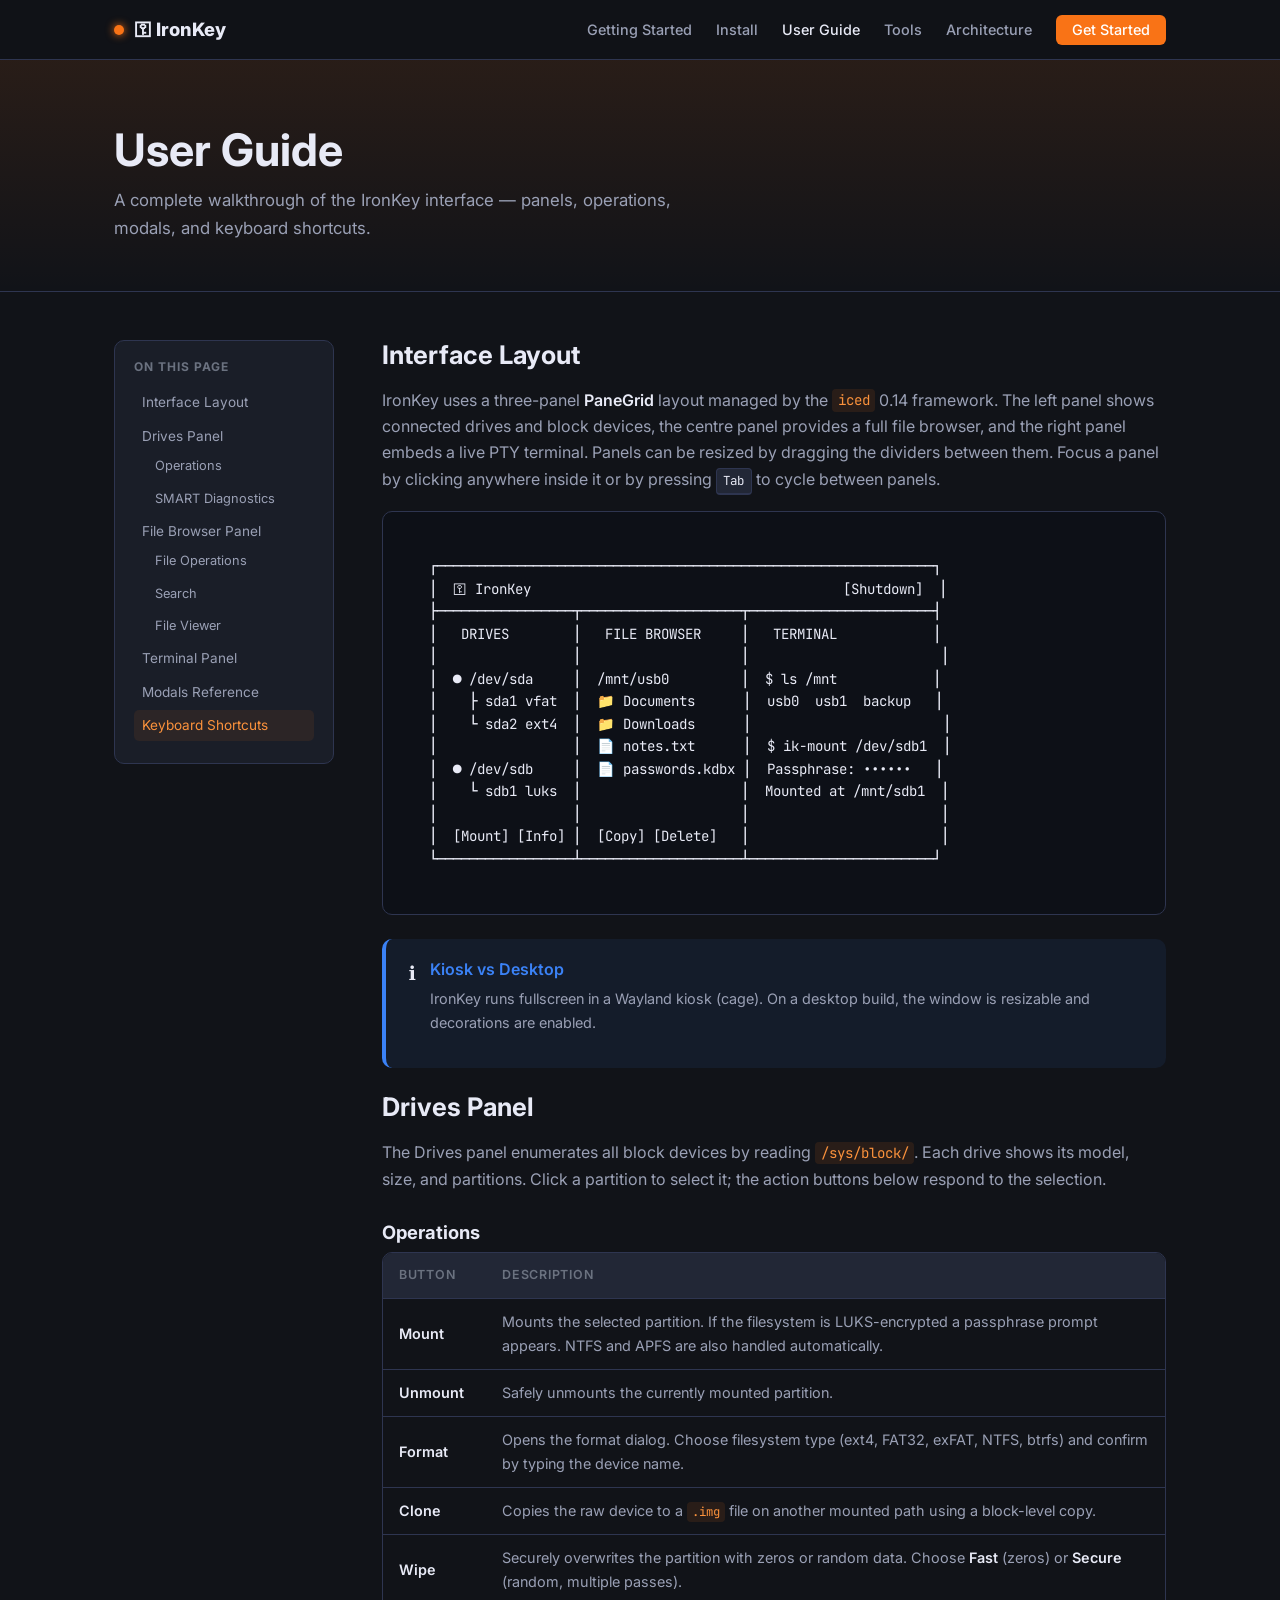
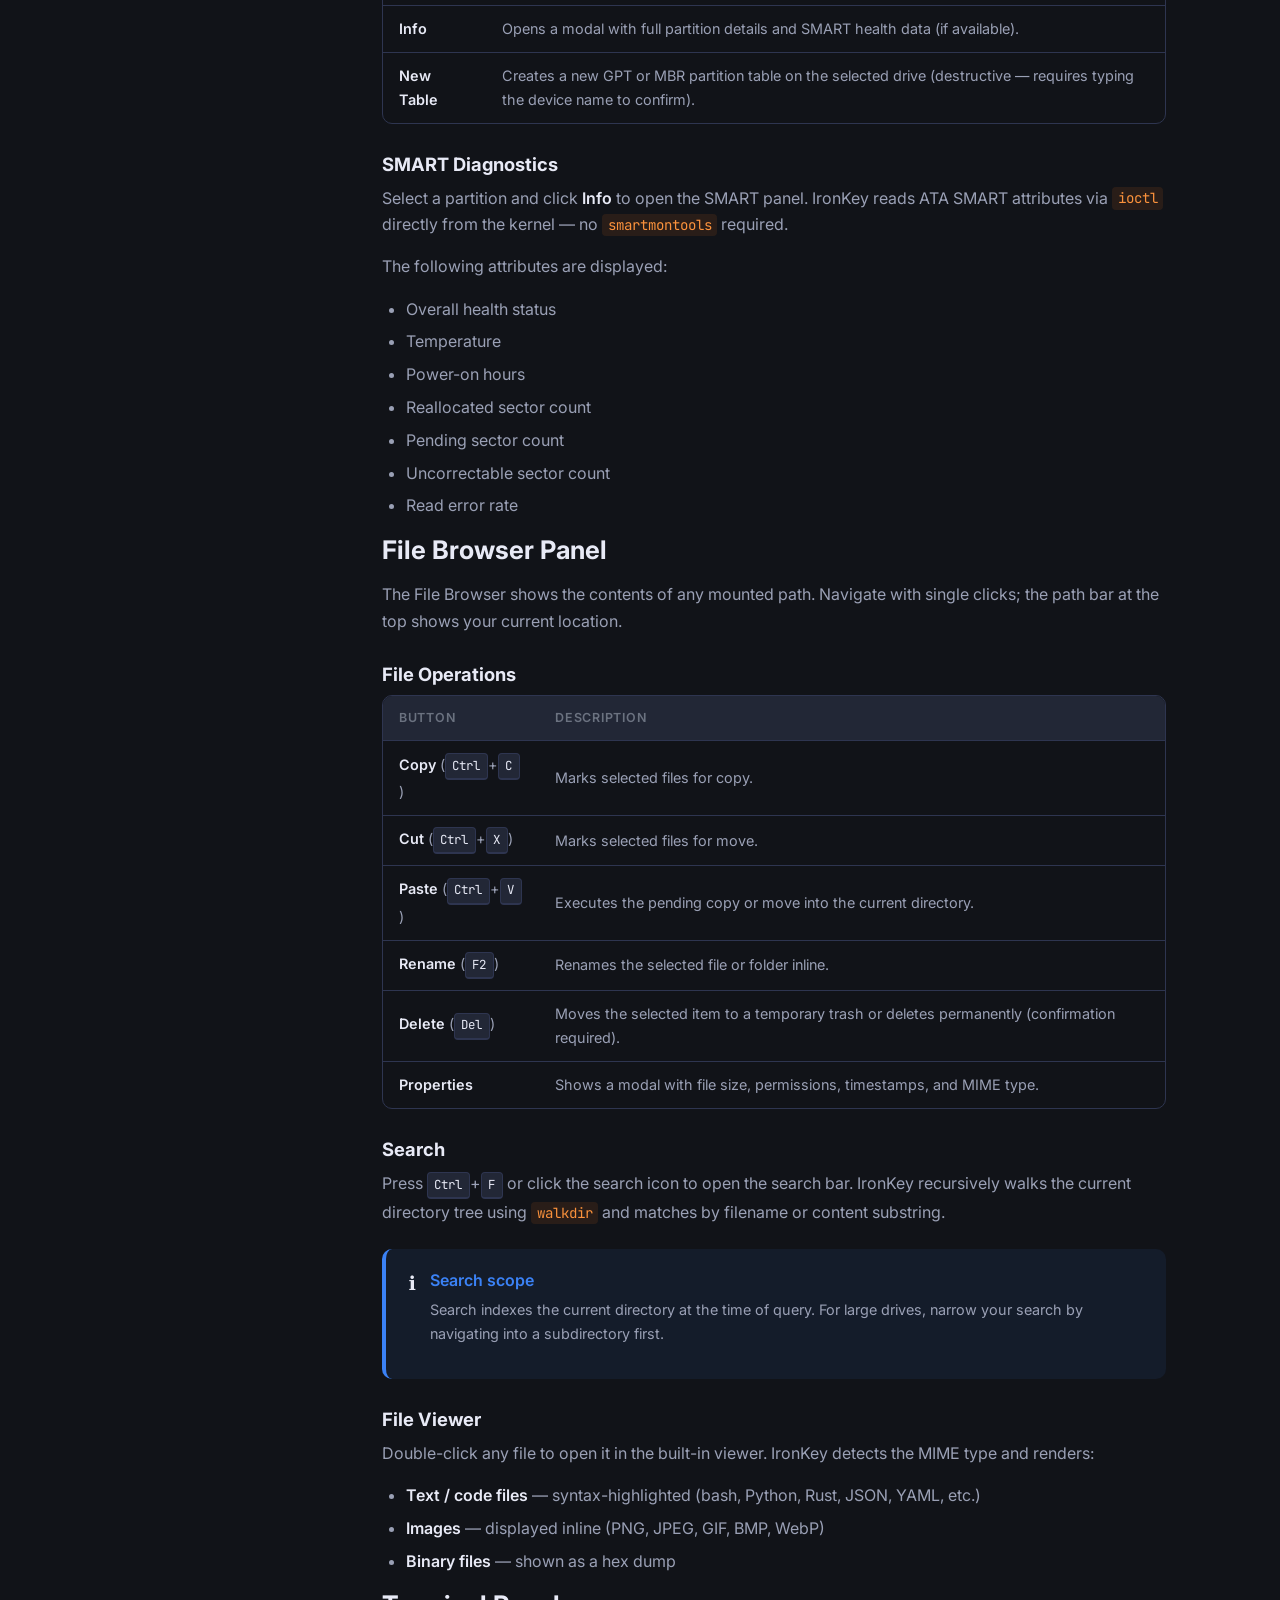
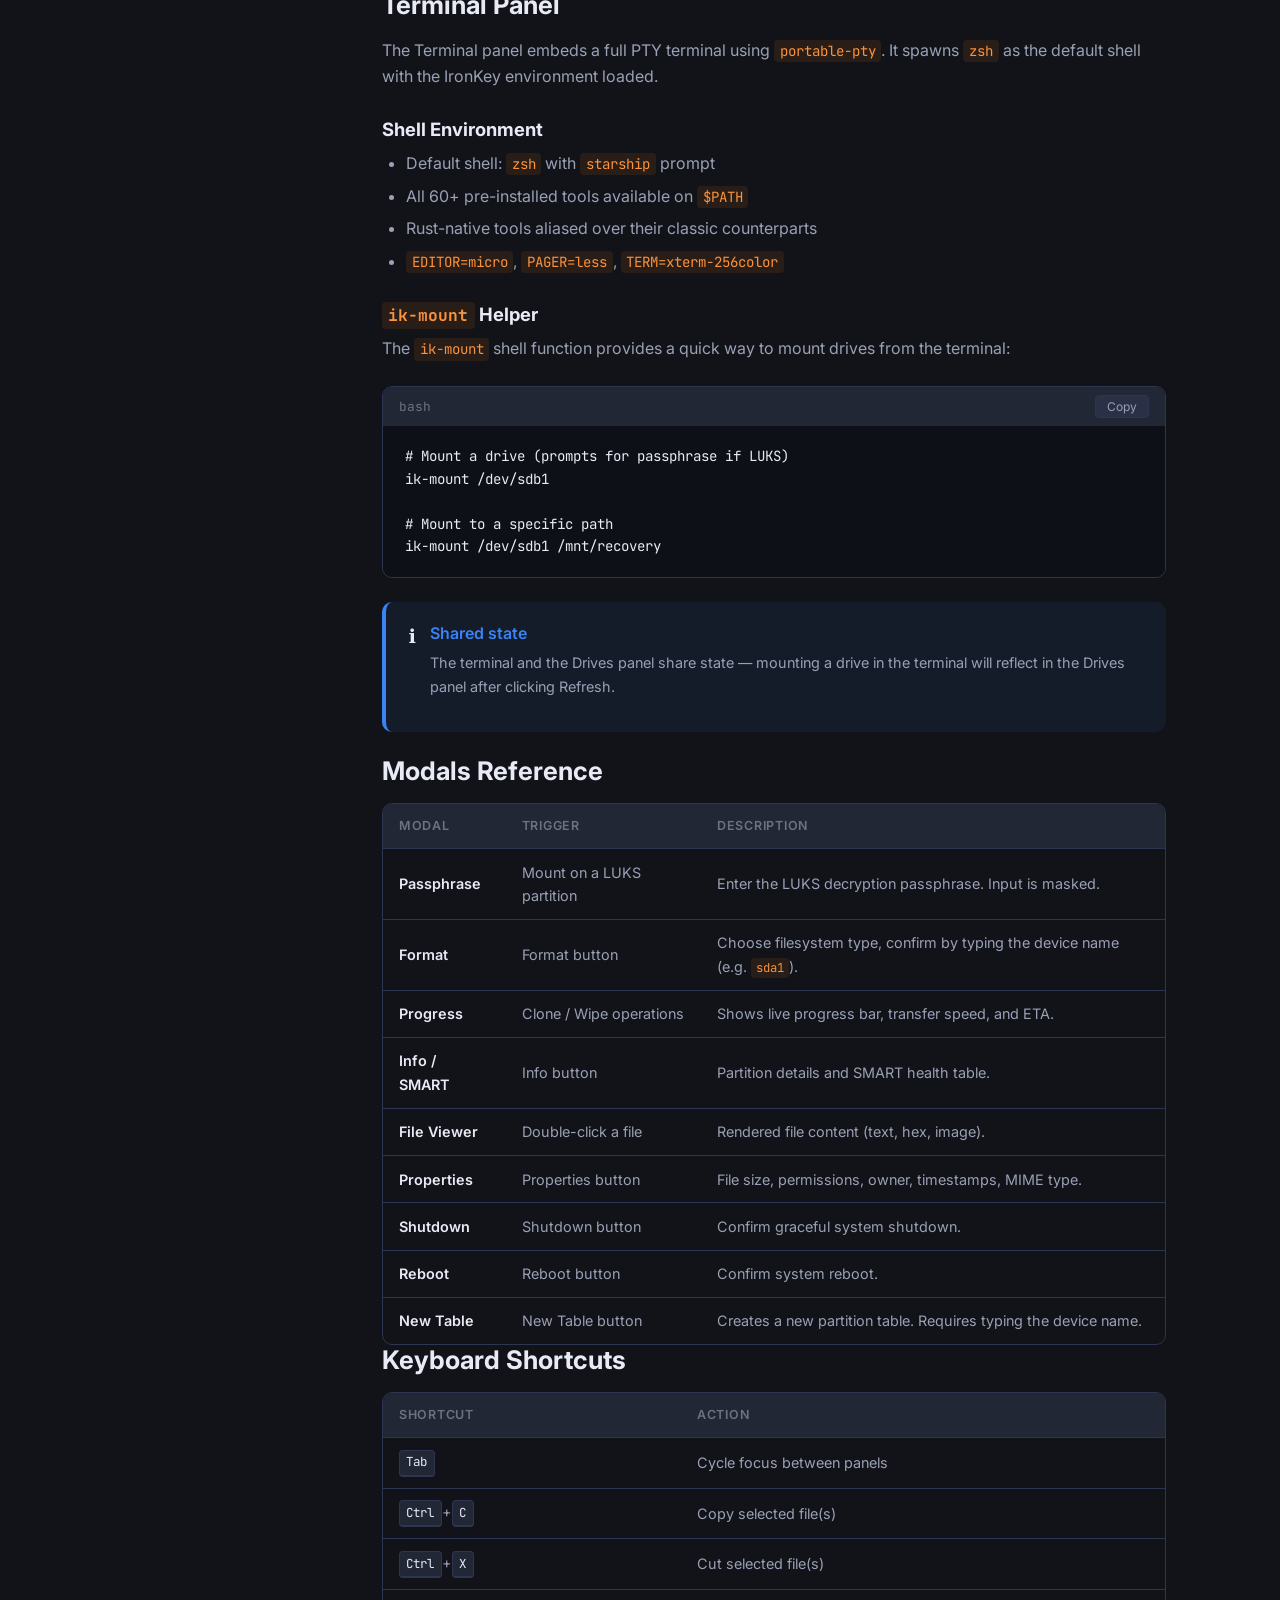
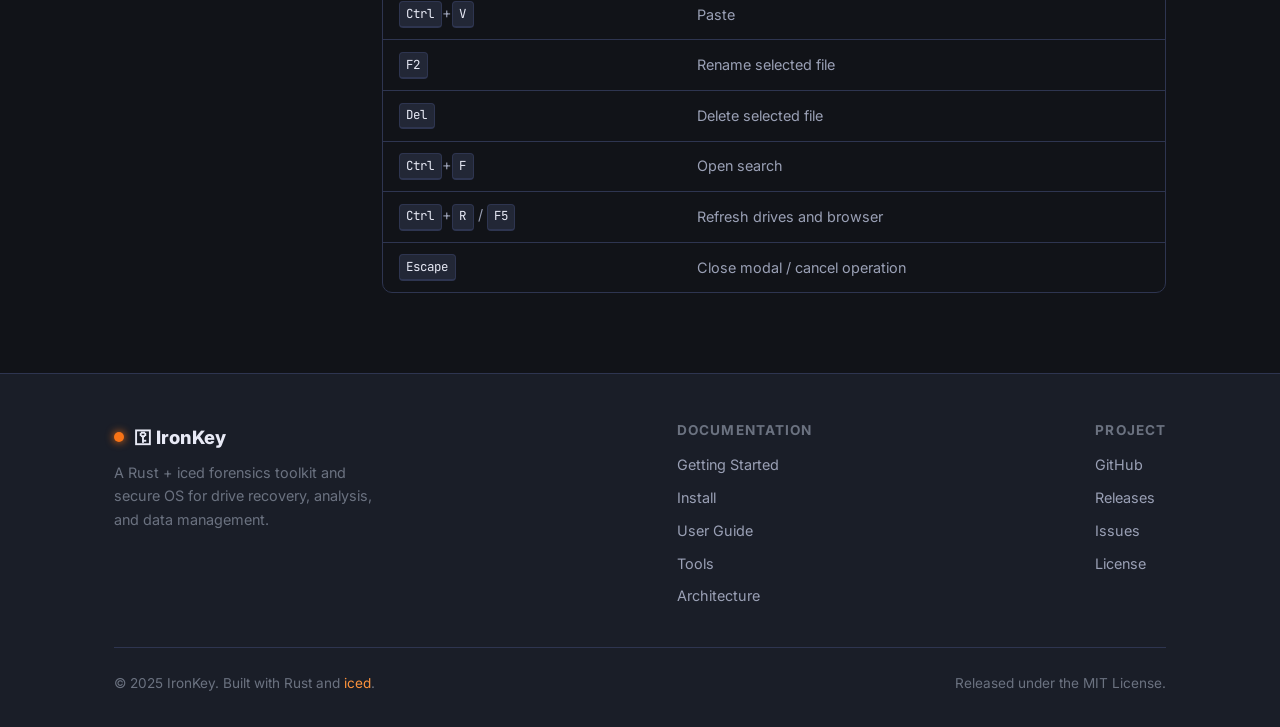
<file: docs/user-guide/index.html>
<!DOCTYPE html>
<html lang="en">
<head>
  <meta charset="UTF-8" />
  <meta name="viewport" content="width=device-width, initial-scale=1.0" />
  <title>User Guide — IronKey</title>
  <meta name="description" content="A complete walkthrough of the IronKey interface — panels, operations, modals, and keyboard shortcuts." />
  <link rel="stylesheet" href="../assets/css/style.css" />
</head>
<body>

  <!-- ============================================================
       Navigation
  ============================================================ -->
  <nav class="nav">
    <div class="nav-inner">
      <a href="../index.html" class="nav-logo">
        <span class="logo-dot"></span>
        ⚿ IronKey
      </a>

      <button class="nav-toggle" id="navToggle" aria-label="Toggle navigation" aria-expanded="false">☰</button>

      <ul class="nav-links" id="navLinks">
        <li><a href="../getting-started/">Getting Started</a></li>
        <li><a href="../install/">Install</a></li>
        <li><a href="../user-guide/" class="active">User Guide</a></li>
        <li><a href="../tools/">Tools</a></li>
        <li><a href="../architecture/">Architecture</a></li>
        <li><a href="../getting-started/" class="nav-cta">Get Started</a></li>
      </ul>
    </div>
  </nav>

  <!-- ============================================================
       Page Hero
  ============================================================ -->
  <section class="page-hero">
    <div class="container">
      <h1>User Guide</h1>
      <p>A complete walkthrough of the IronKey interface — panels, operations, modals, and keyboard shortcuts.</p>
    </div>
  </section>

  <!-- ============================================================
       Doc Layout
  ============================================================ -->
  <div class="container">
    <div class="doc-layout">

      <!-- ---- TOC Sidebar ---- -->
      <aside>
        <nav class="toc" aria-label="On this page">
          <h4>On this page</h4>
          <ul>
            <li><a href="#layout">Interface Layout</a></li>
            <li><a href="#drives-panel">Drives Panel</a>
              <ul class="toc-sub">
                <li><a href="#drives-operations">Operations</a></li>
                <li><a href="#drives-smart">SMART Diagnostics</a></li>
              </ul>
            </li>
            <li><a href="#browser-panel">File Browser Panel</a>
              <ul class="toc-sub">
                <li><a href="#browser-ops">File Operations</a></li>
                <li><a href="#browser-search">Search</a></li>
                <li><a href="#browser-viewer">File Viewer</a></li>
              </ul>
            </li>
            <li><a href="#terminal-panel">Terminal Panel</a></li>
            <li><a href="#modals">Modals Reference</a></li>
            <li><a href="#shortcuts">Keyboard Shortcuts</a></li>
          </ul>
        </nav>
      </aside>

      <!-- ---- Main Doc Content ---- -->
      <main class="doc-content">

        <!-- ========================
             Interface Layout
        ========================= -->
        <section id="layout">
          <h2>Interface Layout</h2>
          <p>
            IronKey uses a three-panel <strong>PaneGrid</strong> layout managed by the
            <code>iced</code> 0.14 framework. The left panel shows connected drives and block
            devices, the centre panel provides a full file browser, and the right panel embeds a
            live PTY terminal. Panels can be resized by dragging the dividers between them. Focus
            a panel by clicking anywhere inside it or by pressing <kbd>Tab</kbd> to cycle between
            panels.
          </p>

          <div class="panel-diagram">
<pre>
┌──────────────────────────────────────────────────────────────┐
│  ⚿ IronKey                                       [Shutdown]  │
├─────────────────┬────────────────────┬───────────────────────┤
│   DRIVES        │   FILE BROWSER     │   TERMINAL            │
│                 │                    │                        │
│  ● /dev/sda     │  /mnt/usb0         │  $ ls /mnt            │
│    ├ sda1 vfat  │  📁 Documents      │  usb0  usb1  backup   │
│    └ sda2 ext4  │  📁 Downloads      │                        │
│                 │  📄 notes.txt      │  $ ik-mount /dev/sdb1  │
│  ● /dev/sdb     │  📄 passwords.kdbx │  Passphrase: ••••••   │
│    └ sdb1 luks  │                    │  Mounted at /mnt/sdb1  │
│                 │                    │                        │
│  [Mount] [Info] │  [Copy] [Delete]   │                        │
└─────────────────┴────────────────────┴───────────────────────┘
</pre>
          </div>

          <div class="callout callout-info">
            <span class="callout-icon">ℹ️</span>
            <div class="callout-body">
              <strong>Kiosk vs Desktop</strong>
              <p>IronKey runs fullscreen in a Wayland kiosk (cage). On a desktop build, the window is resizable and decorations are enabled.</p>
            </div>
          </div>
        </section>

        <!-- ========================
             Drives Panel
        ========================= -->
        <section id="drives-panel">
          <h2>Drives Panel</h2>
          <p>
            The Drives panel enumerates all block devices by reading <code>/sys/block/</code>.
            Each drive shows its model, size, and partitions. Click a partition to select it;
            the action buttons below respond to the selection.
          </p>

          <h3 id="drives-operations">Operations</h3>
          <div class="table-wrap">
            <table>
              <thead>
                <tr>
                  <th>Button</th>
                  <th>Description</th>
                </tr>
              </thead>
              <tbody>
                <tr>
                  <td><strong>Mount</strong></td>
                  <td>Mounts the selected partition. If the filesystem is LUKS-encrypted a passphrase prompt appears. NTFS and APFS are also handled automatically.</td>
                </tr>
                <tr>
                  <td><strong>Unmount</strong></td>
                  <td>Safely unmounts the currently mounted partition.</td>
                </tr>
                <tr>
                  <td><strong>Format</strong></td>
                  <td>Opens the format dialog. Choose filesystem type (ext4, FAT32, exFAT, NTFS, btrfs) and confirm by typing the device name.</td>
                </tr>
                <tr>
                  <td><strong>Clone</strong></td>
                  <td>Copies the raw device to a <code>.img</code> file on another mounted path using a block-level copy.</td>
                </tr>
                <tr>
                  <td><strong>Wipe</strong></td>
                  <td>Securely overwrites the partition with zeros or random data. Choose <strong>Fast</strong> (zeros) or <strong>Secure</strong> (random, multiple passes).</td>
                </tr>
                <tr>
                  <td><strong>Info</strong></td>
                  <td>Opens a modal with full partition details and SMART health data (if available).</td>
                </tr>
                <tr>
                  <td><strong>New Table</strong></td>
                  <td>Creates a new GPT or MBR partition table on the selected drive (destructive — requires typing the device name to confirm).</td>
                </tr>
              </tbody>
            </table>
          </div>

          <h3 id="drives-smart">SMART Diagnostics</h3>
          <p>
            Select a partition and click <strong>Info</strong> to open the SMART panel. IronKey
            reads ATA SMART attributes via <code>ioctl</code> directly from the kernel — no
            <code>smartmontools</code> required.
          </p>
          <p>The following attributes are displayed:</p>
          <ul>
            <li>Overall health status</li>
            <li>Temperature</li>
            <li>Power-on hours</li>
            <li>Reallocated sector count</li>
            <li>Pending sector count</li>
            <li>Uncorrectable sector count</li>
            <li>Read error rate</li>
          </ul>
        </section>

        <!-- ========================
             File Browser Panel
        ========================= -->
        <section id="browser-panel">
          <h2>File Browser Panel</h2>
          <p>
            The File Browser shows the contents of any mounted path. Navigate with single clicks;
            the path bar at the top shows your current location.
          </p>

          <h3 id="browser-ops">File Operations</h3>
          <div class="table-wrap">
            <table>
              <thead>
                <tr>
                  <th>Button</th>
                  <th>Description</th>
                </tr>
              </thead>
              <tbody>
                <tr>
                  <td><strong>Copy</strong> (<kbd>Ctrl</kbd>+<kbd>C</kbd>)</td>
                  <td>Marks selected files for copy.</td>
                </tr>
                <tr>
                  <td><strong>Cut</strong> (<kbd>Ctrl</kbd>+<kbd>X</kbd>)</td>
                  <td>Marks selected files for move.</td>
                </tr>
                <tr>
                  <td><strong>Paste</strong> (<kbd>Ctrl</kbd>+<kbd>V</kbd>)</td>
                  <td>Executes the pending copy or move into the current directory.</td>
                </tr>
                <tr>
                  <td><strong>Rename</strong> (<kbd>F2</kbd>)</td>
                  <td>Renames the selected file or folder inline.</td>
                </tr>
                <tr>
                  <td><strong>Delete</strong> (<kbd>Del</kbd>)</td>
                  <td>Moves the selected item to a temporary trash or deletes permanently (confirmation required).</td>
                </tr>
                <tr>
                  <td><strong>Properties</strong></td>
                  <td>Shows a modal with file size, permissions, timestamps, and MIME type.</td>
                </tr>
              </tbody>
            </table>
          </div>

          <h3 id="browser-search">Search</h3>
          <p>
            Press <kbd>Ctrl</kbd>+<kbd>F</kbd> or click the search icon to open the search bar.
            IronKey recursively walks the current directory tree using <code>walkdir</code> and
            matches by filename or content substring.
          </p>

          <div class="callout callout-info">
            <span class="callout-icon">ℹ️</span>
            <div class="callout-body">
              <strong>Search scope</strong>
              <p>Search indexes the current directory at the time of query. For large drives, narrow your search by navigating into a subdirectory first.</p>
            </div>
          </div>

          <h3 id="browser-viewer">File Viewer</h3>
          <p>
            Double-click any file to open it in the built-in viewer. IronKey detects the MIME
            type and renders:
          </p>
          <ul>
            <li><strong>Text / code files</strong> — syntax-highlighted (bash, Python, Rust, JSON, YAML, etc.)</li>
            <li><strong>Images</strong> — displayed inline (PNG, JPEG, GIF, BMP, WebP)</li>
            <li><strong>Binary files</strong> — shown as a hex dump</li>
          </ul>
        </section>

        <!-- ========================
             Terminal Panel
        ========================= -->
        <section id="terminal-panel">
          <h2>Terminal Panel</h2>
          <p>
            The Terminal panel embeds a full PTY terminal using <code>portable-pty</code>. It
            spawns <code>zsh</code> as the default shell with the IronKey environment loaded.
          </p>

          <h3>Shell Environment</h3>
          <ul>
            <li>Default shell: <code>zsh</code> with <code>starship</code> prompt</li>
            <li>All 60+ pre-installed tools available on <code>$PATH</code></li>
            <li>Rust-native tools aliased over their classic counterparts</li>
            <li><code>EDITOR=micro</code>, <code>PAGER=less</code>, <code>TERM=xterm-256color</code></li>
          </ul>

          <h3><code>ik-mount</code> Helper</h3>
          <p>
            The <code>ik-mount</code> shell function provides a quick way to mount drives from
            the terminal:
          </p>

          <div class="code-block">
            <div class="code-header">
              <span>bash</span>
              <button class="copy-btn" aria-label="Copy code">Copy</button>
            </div>
<pre><code># Mount a drive (prompts for passphrase if LUKS)
ik-mount /dev/sdb1

# Mount to a specific path
ik-mount /dev/sdb1 /mnt/recovery</code></pre>
          </div>

          <div class="callout callout-info">
            <span class="callout-icon">ℹ️</span>
            <div class="callout-body">
              <strong>Shared state</strong>
              <p>The terminal and the Drives panel share state — mounting a drive in the terminal will reflect in the Drives panel after clicking Refresh.</p>
            </div>
          </div>
        </section>

        <!-- ========================
             Modals Reference
        ========================= -->
        <section id="modals">
          <h2>Modals Reference</h2>
          <div class="table-wrap">
            <table>
              <thead>
                <tr>
                  <th>Modal</th>
                  <th>Trigger</th>
                  <th>Description</th>
                </tr>
              </thead>
              <tbody>
                <tr>
                  <td><strong>Passphrase</strong></td>
                  <td>Mount on a LUKS partition</td>
                  <td>Enter the LUKS decryption passphrase. Input is masked.</td>
                </tr>
                <tr>
                  <td><strong>Format</strong></td>
                  <td>Format button</td>
                  <td>Choose filesystem type, confirm by typing the device name (e.g. <code>sda1</code>).</td>
                </tr>
                <tr>
                  <td><strong>Progress</strong></td>
                  <td>Clone / Wipe operations</td>
                  <td>Shows live progress bar, transfer speed, and ETA.</td>
                </tr>
                <tr>
                  <td><strong>Info / SMART</strong></td>
                  <td>Info button</td>
                  <td>Partition details and SMART health table.</td>
                </tr>
                <tr>
                  <td><strong>File Viewer</strong></td>
                  <td>Double-click a file</td>
                  <td>Rendered file content (text, hex, image).</td>
                </tr>
                <tr>
                  <td><strong>Properties</strong></td>
                  <td>Properties button</td>
                  <td>File size, permissions, owner, timestamps, MIME type.</td>
                </tr>
                <tr>
                  <td><strong>Shutdown</strong></td>
                  <td>Shutdown button</td>
                  <td>Confirm graceful system shutdown.</td>
                </tr>
                <tr>
                  <td><strong>Reboot</strong></td>
                  <td>Reboot button</td>
                  <td>Confirm system reboot.</td>
                </tr>
                <tr>
                  <td><strong>New Table</strong></td>
                  <td>New Table button</td>
                  <td>Creates a new partition table. Requires typing the device name.</td>
                </tr>
              </tbody>
            </table>
          </div>
        </section>

        <!-- ========================
             Keyboard Shortcuts
        ========================= -->
        <section id="shortcuts">
          <h2>Keyboard Shortcuts</h2>
          <div class="table-wrap">
            <table>
              <thead>
                <tr>
                  <th>Shortcut</th>
                  <th>Action</th>
                </tr>
              </thead>
              <tbody>
                <tr>
                  <td><kbd>Tab</kbd></td>
                  <td>Cycle focus between panels</td>
                </tr>
                <tr>
                  <td><kbd>Ctrl</kbd>+<kbd>C</kbd></td>
                  <td>Copy selected file(s)</td>
                </tr>
                <tr>
                  <td><kbd>Ctrl</kbd>+<kbd>X</kbd></td>
                  <td>Cut selected file(s)</td>
                </tr>
                <tr>
                  <td><kbd>Ctrl</kbd>+<kbd>V</kbd></td>
                  <td>Paste</td>
                </tr>
                <tr>
                  <td><kbd>F2</kbd></td>
                  <td>Rename selected file</td>
                </tr>
                <tr>
                  <td><kbd>Del</kbd></td>
                  <td>Delete selected file</td>
                </tr>
                <tr>
                  <td><kbd>Ctrl</kbd>+<kbd>F</kbd></td>
                  <td>Open search</td>
                </tr>
                <tr>
                  <td><kbd>Ctrl</kbd>+<kbd>R</kbd> / <kbd>F5</kbd></td>
                  <td>Refresh drives and browser</td>
                </tr>
                <tr>
                  <td><kbd>Escape</kbd></td>
                  <td>Close modal / cancel operation</td>
                </tr>
              </tbody>
            </table>
          </div>
        </section>

      </main>
      <!-- /.doc-content -->

    </div>
    <!-- /.doc-layout -->
  </div>
  <!-- /.container -->

  <!-- ============================================================
       Footer
  ============================================================ -->
  <footer class="footer">
    <div class="container">
      <div class="footer-inner">

        <div class="footer-brand">
          <a href="../index.html" class="nav-logo">
            <span class="logo-dot"></span>
            ⚿ IronKey
          </a>
          <p>A Rust + iced forensics toolkit and secure OS for drive recovery, analysis, and data management.</p>
        </div>

        <div class="footer-links">
          <h4>Documentation</h4>
          <ul>
            <li><a href="../getting-started/">Getting Started</a></li>
            <li><a href="../install/">Install</a></li>
            <li><a href="../user-guide/">User Guide</a></li>
            <li><a href="../tools/">Tools</a></li>
            <li><a href="../architecture/">Architecture</a></li>
          </ul>
        </div>

        <div class="footer-links">
          <h4>Project</h4>
          <ul>
            <li><a href="https://github.com/0xnullsect0r/IronKey" target="_blank" rel="noopener">GitHub</a></li>
            <li><a href="https://github.com/0xnullsect0r/IronKey/releases" target="_blank" rel="noopener">Releases</a></li>
            <li><a href="https://github.com/0xnullsect0r/IronKey/issues" target="_blank" rel="noopener">Issues</a></li>
            <li><a href="https://github.com/0xnullsect0r/IronKey/blob/main/LICENSE" target="_blank" rel="noopener">License</a></li>
          </ul>
        </div>

      </div>

      <div class="footer-bottom">
        <p>© 2025 IronKey. Built with Rust and <a href="https://github.com/iced-rs/iced" target="_blank" rel="noopener">iced</a>.</p>
        <p>Released under the MIT License.</p>
      </div>
    </div>
  </footer>

  <script src="../assets/js/main.js"></script>
</body>
</html>
</file>
<file: docs/assets/css/style.css>
/* ============================================================
   IronKey — Design System
   Color palette: Iron Orange #f97316, dark #111318
   Fonts: Inter (UI), JetBrains Mono (code)
   Adapted from CobaltOS docs (0xnullsect0r/CobaltOS)
   ============================================================ */

@import url('https://fonts.googleapis.com/css2?family=Inter:wght@300;400;500;600;700;800&family=JetBrains+Mono:wght@400;500;600&display=swap');

/* ---- Reset & Base ---- */
*, *::before, *::after { box-sizing: border-box; margin: 0; padding: 0; }

:root {
  --bg:         #111318;
  --surface:    #1a1e28;
  --surface2:   #222736;
  --surface3:   #2a3045;
  --border:     #2e3550;
  --primary:    #f97316;
  --primary-h:  #ea6d0a;
  --primary-l:  #fb923c;
  --accent:     #fb923c;
  --text:       #e8eaf6;
  --text-2:     #9aa0b5;
  --text-3:     #6b7280;
  --success:    #22c55e;
  --warning:    #f59e0b;
  --danger:     #ef4444;
  --info:       #3b82f6;
  --code-bg:    #0d1017;
  --radius:     10px;
  --radius-lg:  16px;
  --shadow:     0 4px 24px rgba(0,0,0,.45);
  --shadow-sm:  0 2px 8px rgba(0,0,0,.3);
  --font:       'Inter', system-ui, sans-serif;
  --mono:       'JetBrains Mono', 'Fira Code', monospace;
  --max-w:      1100px;
  --transition: .2s ease;
}

html { scroll-behavior: smooth; font-size: 16px; }

body {
  font-family: var(--font);
  background: var(--bg);
  color: var(--text);
  line-height: 1.65;
  -webkit-font-smoothing: antialiased;
}

a { color: var(--accent); text-decoration: none; transition: color var(--transition); }
a:hover { color: var(--primary-l); }

img { max-width: 100%; display: block; }

h1, h2, h3, h4, h5 {
  line-height: 1.2;
  font-weight: 700;
  color: var(--text);
}

p { color: var(--text-2); margin-bottom: 1rem; }
p:last-child { margin-bottom: 0; }

ul, ol { padding-left: 1.5rem; }
li { margin-bottom: .4rem; color: var(--text-2); }

strong { color: var(--text); font-weight: 600; }
em { color: var(--text-2); }

hr { border: none; border-top: 1px solid var(--border); margin: 2.5rem 0; }

/* ---- Layout ---- */
.container { max-width: var(--max-w); margin: 0 auto; padding: 0 1.5rem; }
.section { padding: 5rem 0; }
.section-sm { padding: 3rem 0; }
.section-alt { background: var(--surface); }

/* ---- Navigation ---- */
.nav {
  position: sticky; top: 0; z-index: 100;
  background: rgba(17,19,24,.92);
  backdrop-filter: blur(16px);
  -webkit-backdrop-filter: blur(16px);
  border-bottom: 1px solid var(--border);
}

.nav-inner {
  display: flex;
  align-items: center;
  justify-content: space-between;
  padding: .9rem 1.5rem;
  max-width: var(--max-w);
  margin: 0 auto;
}

.nav-logo {
  display: flex; align-items: center; gap: .6rem;
  font-weight: 800; font-size: 1.15rem; color: var(--text);
  text-decoration: none;
}

.nav-logo .logo-dot {
  width: 10px; height: 10px;
  background: var(--primary);
  border-radius: 50%;
  box-shadow: 0 0 8px var(--primary);
}

.nav-links { display: flex; align-items: center; gap: 1.5rem; list-style: none; padding: 0; }
.nav-links li { margin: 0; }
.nav-links a { color: var(--text-2); font-size: .9rem; font-weight: 500; transition: color var(--transition); }
.nav-links a:hover, .nav-links a.active { color: var(--text); }

.nav-cta {
  background: var(--primary);
  color: #fff !important;
  padding: .4rem 1rem;
  border-radius: 6px;
  font-weight: 600;
  transition: background var(--transition);
}
.nav-cta:hover { background: var(--primary-h) !important; color: #fff !important; }

.nav-toggle { display: none; background: none; border: none; cursor: pointer; color: var(--text); font-size: 1.4rem; }

/* ---- Buttons ---- */
.btn {
  display: inline-flex; align-items: center; gap: .5rem;
  padding: .65rem 1.4rem; border-radius: 8px;
  font-family: var(--font); font-weight: 600; font-size: .95rem;
  cursor: pointer; border: none; transition: all var(--transition);
  text-decoration: none;
}

.btn-primary {
  background: var(--primary); color: #fff;
  box-shadow: 0 0 20px rgba(249,115,22,.35);
}
.btn-primary:hover { background: var(--primary-h); color: #fff; box-shadow: 0 0 28px rgba(249,115,22,.55); transform: translateY(-1px); }

.btn-outline {
  background: transparent; color: var(--text);
  border: 1.5px solid var(--border);
}
.btn-outline:hover { border-color: var(--primary-l); color: var(--accent); background: rgba(249,115,22,.08); }

.btn-lg { padding: .8rem 1.8rem; font-size: 1.05rem; }
.btn-sm { padding: .4rem 1rem; font-size: .85rem; }

/* ---- Hero ---- */
.hero {
  padding: 7rem 0 5rem;
  background: radial-gradient(ellipse 80% 60% at 50% -10%, rgba(249,115,22,.18) 0%, transparent 70%),
              var(--bg);
  text-align: center;
  overflow: hidden;
  position: relative;
}

.hero::before {
  content: '';
  position: absolute; inset: 0;
  background: url("data:image/svg+xml,%3Csvg width='60' height='60' viewBox='0 0 60 60' xmlns='http://www.w3.org/2000/svg'%3E%3Cg fill='none' fill-rule='evenodd'%3E%3Cg fill='%23f97316' fill-opacity='0.03'%3E%3Cpath d='M36 34v-4h-2v4h-4v2h4v4h2v-4h4v-2h-4zm0-30V0h-2v4h-4v2h4v4h2V6h4V4h-4zM6 34v-4H4v4H0v2h4v4h2v-4h4v-2H6zM6 4V0H4v4H0v2h4v4h2V6h4V4H6z'/%3E%3C/g%3E%3C/g%3E%3C/svg%3E");
  pointer-events: none;
}

.hero-badge {
  display: inline-flex; align-items: center; gap: .5rem;
  background: rgba(249,115,22,.15); border: 1px solid rgba(249,115,22,.3);
  color: var(--accent); font-size: .8rem; font-weight: 600;
  padding: .3rem .9rem; border-radius: 100px; margin-bottom: 1.5rem;
  letter-spacing: .05em; text-transform: uppercase;
}

.hero h1 {
  font-size: clamp(2.4rem, 5vw, 3.8rem);
  font-weight: 800;
  letter-spacing: -.02em;
  margin-bottom: 1.2rem;
  line-height: 1.1;
}

.hero h1 span { color: var(--primary-l); }

.hero-sub {
  font-size: 1.15rem;
  color: var(--text-2);
  max-width: 540px;
  margin: 0 auto 2.5rem;
  line-height: 1.7;
}

.hero-actions { display: flex; gap: 1rem; justify-content: center; flex-wrap: wrap; margin-bottom: 3rem; }

.hero-stats {
  display: flex; gap: 2.5rem; justify-content: center;
  flex-wrap: wrap; margin-top: 1rem;
}

.hero-stat { text-align: center; }
.hero-stat .val { font-size: 1.6rem; font-weight: 800; color: var(--text); display: block; }
.hero-stat .lbl { font-size: .8rem; color: var(--text-3); text-transform: uppercase; letter-spacing: .06em; }

/* ---- Feature Cards ---- */
.features-grid {
  display: grid;
  grid-template-columns: repeat(auto-fit, minmax(290px, 1fr));
  gap: 1.5rem;
}

.feature-card {
  background: var(--surface);
  border: 1px solid var(--border);
  border-radius: var(--radius-lg);
  padding: 1.8rem;
  transition: border-color var(--transition), transform var(--transition);
}

.feature-card:hover { border-color: rgba(249,115,22,.5); transform: translateY(-2px); }

.feature-icon {
  width: 48px; height: 48px;
  background: rgba(249,115,22,.15);
  border-radius: 12px;
  display: flex; align-items: center; justify-content: center;
  font-size: 1.5rem; margin-bottom: 1rem;
}

.feature-card h3 { font-size: 1.05rem; margin-bottom: .5rem; }
.feature-card p { font-size: .92rem; margin: 0; }

/* ---- Section Heading ---- */
.section-heading { text-align: center; margin-bottom: 3rem; }
.section-heading .overline {
  display: inline-block;
  color: var(--accent); font-size: .75rem; font-weight: 700;
  text-transform: uppercase; letter-spacing: .1em;
  margin-bottom: .6rem;
}
.section-heading h2 { font-size: clamp(1.7rem, 3.5vw, 2.4rem); letter-spacing: -.01em; margin-bottom: .8rem; }
.section-heading p { color: var(--text-2); max-width: 560px; margin: 0 auto; }

/* ---- Steps ---- */
.steps { display: flex; flex-direction: column; gap: 1.5rem; max-width: 700px; margin: 0 auto; }
.step { display: flex; gap: 1.2rem; align-items: flex-start; }
.step-num {
  flex-shrink: 0; width: 36px; height: 36px;
  background: var(--primary); border-radius: 50%;
  display: flex; align-items: center; justify-content: center;
  font-weight: 800; font-size: .9rem; color: #fff;
}
.step-body h3 { font-size: 1rem; margin-bottom: .3rem; }
.step-body p { font-size: .9rem; margin: 0; }

/* ---- Tables ---- */
.table-wrap { overflow-x: auto; border-radius: var(--radius); border: 1px solid var(--border); }
table { width: 100%; border-collapse: collapse; font-size: .9rem; }
thead { background: var(--surface2); }
th { padding: .75rem 1rem; text-align: left; font-size: .78rem; font-weight: 600; text-transform: uppercase; letter-spacing: .06em; color: var(--text-3); }
td { padding: .7rem 1rem; border-top: 1px solid var(--border); color: var(--text-2); vertical-align: middle; }
tr:hover td { background: rgba(249,115,22,.04); }
td code { font-family: var(--mono); font-size: .85em; color: var(--accent); background: rgba(249,115,22,.1); padding: .15em .4em; border-radius: 4px; }

/* ---- Code Blocks ---- */
.code-block { margin: 1.5rem 0; border-radius: var(--radius); overflow: hidden; border: 1px solid var(--border); }
.code-header {
  display: flex; align-items: center; justify-content: space-between;
  background: var(--surface2); padding: .5rem 1rem;
  font-size: .8rem; color: var(--text-3); font-family: var(--mono);
}
.copy-btn {
  background: var(--surface3); border: 1px solid var(--border); color: var(--text-2);
  padding: .2rem .7rem; border-radius: 4px; font-size: .75rem; cursor: pointer;
  font-family: var(--font); transition: all var(--transition);
}
.copy-btn:hover { background: var(--primary); color: #fff; border-color: var(--primary); }
.copy-btn.copied { background: var(--success); color: #fff; border-color: var(--success); }

pre {
  background: var(--code-bg);
  padding: 1.2rem 1.4rem;
  overflow-x: auto;
  margin: 0;
  font-family: var(--mono);
  font-size: .88rem;
  line-height: 1.6;
  color: var(--text);
}
code { font-family: var(--mono); font-size: .88em; color: var(--accent); background: rgba(249,115,22,.1); padding: .15em .4em; border-radius: 4px; }
pre code { background: none; padding: 0; color: inherit; font-size: inherit; }

/* ---- Platform Tabs ---- */
.platform-tabs { margin: 1.5rem 0; }
.tab-btns { display: flex; gap: .5rem; margin-bottom: 1rem; flex-wrap: wrap; }
.tab-btn {
  background: var(--surface); border: 1px solid var(--border); color: var(--text-2);
  padding: .4rem 1rem; border-radius: 6px; font-size: .85rem; font-weight: 500;
  cursor: pointer; font-family: var(--font); transition: all var(--transition);
}
.tab-btn.active, .tab-btn:hover { background: var(--primary); color: #fff; border-color: var(--primary); }
.tab-panel { display: none; }
.tab-panel.active { display: block; }

/* ---- Callouts ---- */
.callout {
  display: flex; gap: .9rem;
  padding: 1.1rem 1.4rem;
  border-radius: var(--radius);
  margin: 1.5rem 0;
  border-left: 4px solid;
}
.callout-icon { font-size: 1.2rem; flex-shrink: 0; margin-top: .1rem; }
.callout-body { flex: 1; }
.callout-body strong { display: block; margin-bottom: .3rem; }
.callout-body p { margin: 0; font-size: .9rem; }

.callout-warning { background: rgba(245,158,11,.08); border-color: var(--warning); }
.callout-warning .callout-body strong { color: var(--warning); }
.callout-info    { background: rgba(59,130,246,.08); border-color: var(--info); }
.callout-info .callout-body strong { color: var(--info); }
.callout-success { background: rgba(34,197,94,.08); border-color: var(--success); }
.callout-success .callout-body strong { color: var(--success); }
.callout-danger  { background: rgba(239,68,68,.08); border-color: var(--danger); }
.callout-danger .callout-body strong { color: var(--danger); }

/* ---- Page Layout (doc pages) ---- */
.page-hero {
  padding: 4rem 0 3rem;
  background: linear-gradient(180deg, rgba(249,115,22,.1) 0%, transparent 100%);
  border-bottom: 1px solid var(--border);
}
.page-hero h1 { font-size: clamp(1.8rem, 4vw, 2.8rem); margin-bottom: .6rem; }
.page-hero p { font-size: 1.05rem; max-width: 600px; }

.doc-layout {
  display: grid;
  grid-template-columns: 220px 1fr;
  gap: 3rem;
  align-items: start;
  padding: 3rem 0 5rem;
}

/* ---- TOC ---- */
.toc {
  position: sticky; top: 80px;
  background: var(--surface);
  border: 1px solid var(--border);
  border-radius: var(--radius);
  padding: 1.2rem;
}
.toc h4 { font-size: .75rem; font-weight: 700; text-transform: uppercase; letter-spacing: .08em; color: var(--text-3); margin-bottom: .8rem; }
.toc ul { list-style: none; padding: 0; }
.toc li { margin-bottom: .2rem; }
.toc a { color: var(--text-2); font-size: .85rem; display: block; padding: .25rem .5rem; border-radius: 5px; transition: all var(--transition); }
.toc a:hover, .toc a.active { color: var(--accent); background: rgba(249,115,22,.08); }
.toc .toc-sub { padding-left: .8rem; }
.toc .toc-sub a { font-size: .8rem; }

/* ---- Doc Content ---- */
.doc-content h2 { font-size: 1.6rem; margin: 2.5rem 0 1rem; padding-top: 1rem; border-top: 1px solid var(--border); }
.doc-content h2:first-child { margin-top: 0; border-top: none; padding-top: 0; }
.doc-content h3 { font-size: 1.15rem; margin: 1.8rem 0 .6rem; color: var(--text); }
.doc-content h4 { font-size: 1rem; margin: 1.2rem 0 .4rem; color: var(--text-2); }
.doc-content p { margin-bottom: 1rem; }
.doc-content ul, .doc-content ol { margin-bottom: 1rem; }
.doc-content li { color: var(--text-2); }
.steps-list { padding-left: 1.4rem; }
.steps-list li { padding: .4rem 0; }

/* ---- Checklist ---- */
.checklist { list-style: none; padding: 0; }
.checklist li { display: flex; gap: .7rem; align-items: flex-start; padding: .5rem 0; border-bottom: 1px solid var(--border); }
.checklist li:last-child { border-bottom: none; }
.checklist .check { color: var(--success); font-size: 1.1rem; flex-shrink: 0; }

/* ---- Component / Crate Cards ---- */
.crate-grid { display: grid; grid-template-columns: repeat(auto-fit, minmax(300px, 1fr)); gap: 1.2rem; }
.crate-card {
  background: var(--surface);
  border: 1px solid var(--border);
  border-radius: var(--radius);
  padding: 1.4rem;
}
.crate-card:hover { border-color: rgba(249,115,22,.4); }
.crate-name { font-family: var(--mono); font-size: .95rem; color: var(--accent); font-weight: 600; margin-bottom: .5rem; }
.crate-card p { font-size: .88rem; margin: 0; }

/* ---- Tool Search ---- */
.tool-controls { display: flex; gap: 1rem; margin-bottom: 1.5rem; flex-wrap: wrap; }
.tool-search {
  flex: 1; min-width: 200px;
  background: var(--surface); border: 1px solid var(--border); color: var(--text);
  padding: .55rem 1rem; border-radius: 8px; font-family: var(--font); font-size: .9rem;
  transition: border-color var(--transition);
}
.tool-search:focus { outline: none; border-color: var(--primary); }
.tool-search::placeholder { color: var(--text-3); }
.tool-filter {
  background: var(--surface); border: 1px solid var(--border); color: var(--text);
  padding: .55rem 1rem; border-radius: 8px; font-family: var(--font); font-size: .9rem;
  cursor: pointer;
}
.tool-filter:focus { outline: none; border-color: var(--primary); }
.tool-count { font-size: .85rem; color: var(--text-3); align-self: center; }

.category-badge {
  display: inline-block;
  padding: .2rem .6rem; border-radius: 100px;
  font-size: .75rem; font-weight: 600; text-transform: uppercase; letter-spacing: .04em;
}
.cat-shell      { background: rgba(34,197,94,.15);  color: #22c55e; }
.cat-rust       { background: rgba(249,115,22,.15);  color: #f97316; }
.cat-partition  { background: rgba(59,130,246,.15);  color: #3b82f6; }
.cat-fs         { background: rgba(139,92,246,.15);  color: #8b5cf6; }
.cat-mounting   { background: rgba(20,184,166,.15);  color: #14b8a6; }
.cat-bootloader { background: rgba(245,158,11,.15);  color: #f59e0b; }
.cat-forensics  { background: rgba(239,68,68,.15);   color: #ef4444; }
.cat-system     { background: rgba(156,163,175,.15); color: #9ca3af; }
.cat-text       { background: rgba(99,102,241,.15);  color: #6366f1; }
.cat-editors    { background: rgba(236,72,153,.15);  color: #ec4899; }

/* ---- Panel Diagram ---- */
.panel-diagram {
  background: var(--code-bg);
  border: 1px solid var(--border);
  border-radius: var(--radius);
  padding: 1.5rem;
  font-family: var(--mono);
  font-size: .82rem;
  line-height: 1.5;
  color: var(--text-2);
  overflow-x: auto;
}
.panel-diagram .panel-label { color: var(--accent); font-weight: 600; }

/* ---- Shortcuts Table ---- */
kbd {
  display: inline-block;
  background: var(--surface2);
  border: 1px solid var(--border);
  border-bottom: 2px solid var(--border);
  border-radius: 4px;
  padding: .1rem .4rem;
  font-family: var(--mono);
  font-size: .78rem;
  color: var(--text);
  white-space: nowrap;
}

/* ---- Footer ---- */
.footer {
  background: var(--surface);
  border-top: 1px solid var(--border);
  padding: 3rem 0 2rem;
}

.footer-inner {
  display: flex;
  flex-wrap: wrap;
  gap: 2.5rem;
  justify-content: space-between;
  margin-bottom: 2rem;
}

.footer-brand p { font-size: .9rem; color: var(--text-3); margin-top: .5rem; max-width: 280px; }

.footer-links h4 { font-size: .85rem; text-transform: uppercase; letter-spacing: .08em; color: var(--text-3); margin-bottom: .8rem; }
.footer-links ul { list-style: none; padding: 0; }
.footer-links li { margin-bottom: .4rem; }
.footer-links a { color: var(--text-2); font-size: .9rem; }
.footer-links a:hover { color: var(--text); }

.footer-bottom {
  border-top: 1px solid var(--border);
  padding-top: 1.5rem;
  display: flex; align-items: center; justify-content: space-between;
  flex-wrap: wrap; gap: 1rem;
}
.footer-bottom p { font-size: .85rem; color: var(--text-3); margin: 0; }

/* ---- Responsive ---- */
@media (max-width: 768px) {
  .nav-links { display: none; flex-direction: column; position: absolute; top: 100%; left: 0; right: 0; background: var(--bg); border-bottom: 1px solid var(--border); padding: 1rem 1.5rem; gap: .8rem; }
  .nav-links.open { display: flex; }
  .nav-toggle { display: block; }
  .nav { position: relative; }

  .hero { padding: 4rem 0 3rem; }
  .hero h1 { font-size: 2rem; }
  .hero-stats { gap: 1.5rem; }

  .doc-layout { grid-template-columns: 1fr; }
  .toc { position: static; margin-bottom: 2rem; }

  .features-grid { grid-template-columns: 1fr; }
  .crate-grid { grid-template-columns: 1fr; }

  .tool-controls { flex-direction: column; }
  .tool-search { min-width: unset; }

  .steps .step { flex-direction: column; }

  .footer-inner { flex-direction: column; gap: 1.5rem; }
  .footer-bottom { flex-direction: column; text-align: center; }
}

@media (max-width: 480px) {
  .hero-actions { flex-direction: column; align-items: center; }
  .btn-lg { width: 100%; justify-content: center; }
  .tab-btns { flex-direction: column; }
  .tab-btn { text-align: center; }
}
</file>
